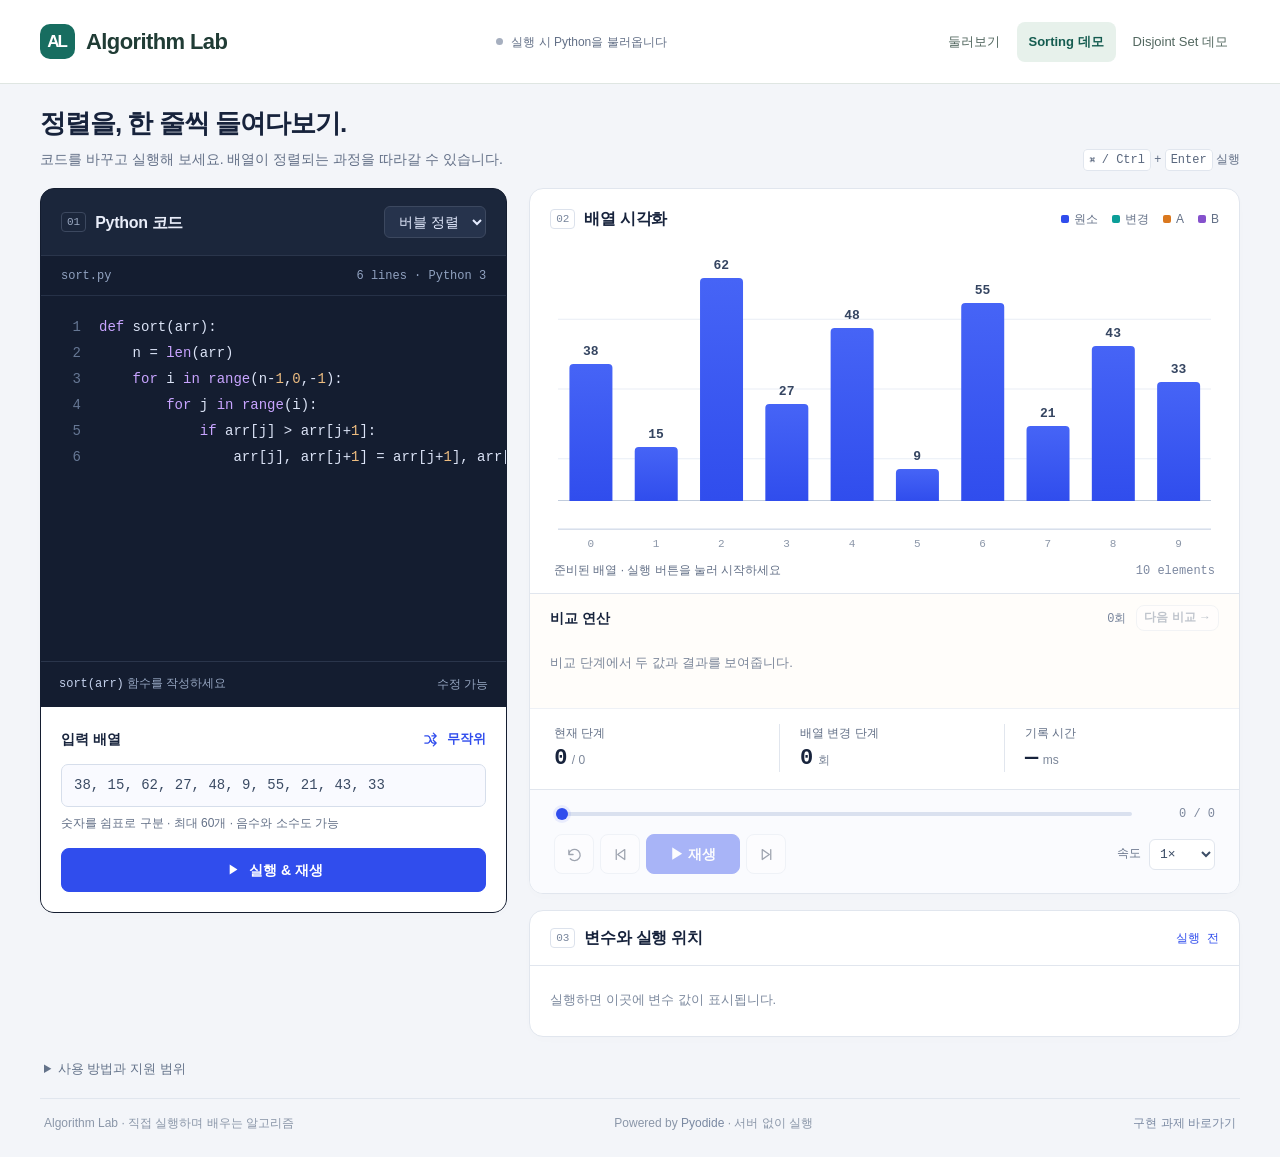
<file: index.html>
<!doctype html>
<html lang="ko">
<head>
<meta charset="utf-8">
<meta name="viewport" content="width=device-width, initial-scale=1">
<meta name="description" content="Python 정렬 코드를 직접 실행하고, 배열과 변수의 변화를 한 단계씩 살펴보는 정렬 알고리즘 실험실.">
<title>Sorting · Algorithm Lab</title>
<link rel="icon" type="image/svg+xml" href="data:image/svg+xml,%3Csvg xmlns='http://www.w3.org/2000/svg' viewBox='0 0 32 32'%3E%3Crect width='32' height='32' rx='8' fill='%232d4cf1'/%3E%3Cpath d='M8 22V16M16 22V8M24 22V12' stroke='white' stroke-width='4'/%3E%3C/svg%3E">
<style>
:root{color-scheme:light;--ink:#17233c;--muted:#637087;--line:#e1e6ee;--bg:#f3f5f9;--blue:#304ded;--teal:#008a82;--orange:#e27635;--code:#141d30;--font:Inter,Pretendard,-apple-system,BlinkMacSystemFont,"Segoe UI","Noto Sans KR",sans-serif;--mono:"SFMono-Regular",Consolas,"Liberation Mono",monospace}
*{box-sizing:border-box}body{margin:0;background:var(--bg);color:var(--ink);font:16px/1.6 var(--font)}button,input,select,textarea{font:inherit}button,select,input[type=range]{cursor:pointer}button{display:inline-flex;align-items:center;justify-content:center;gap:8px;min-height:40px;padding:8px 14px;border:1px solid var(--line);border-radius:8px;background:#fff;color:var(--ink);font-size:14px;font-weight:600;transition:background .15s,transform .15s}button:hover:not(:disabled){background:#eef1fc;border-color:#c6cef6}button:active:not(:disabled){transform:translateY(1px)}button:disabled{opacity:.4;cursor:not-allowed}button:focus-visible,input:focus-visible,select:focus-visible,textarea:focus-visible,summary:focus-visible{outline:3px solid #8a9afa;outline-offset:3px}button.primary{background:var(--blue);border-color:var(--blue);color:#fff}button.primary:hover:not(:disabled){background:#203dd1}button svg{width:17px;height:17px;flex-shrink:0;fill:none;stroke:currentColor;stroke-width:1.8;stroke-linecap:round;stroke-linejoin:round}.icon-button{width:40px;padding:9px}.sr-only{position:absolute;width:1px;height:1px;padding:0;margin:-1px;overflow:hidden;clip:rect(0,0,0,0);white-space:nowrap;border:0}[hidden]{display:none!important}
.topbar{height:84px;background:#fff;border-bottom:1px solid var(--line);display:flex;align-items:center;justify-content:space-between;padding:0 40px;gap:20px}.brand{display:flex;align-items:center;gap:12px}.mark{width:38px;height:38px;background:var(--blue);border-radius:10px;display:flex;align-items:flex-end;justify-content:center;gap:4px;padding:10px}.mark span{width:4px;background:white;border-radius:1px}.mark span:nth-child(1){height:10px}.mark span:nth-child(2){height:20px}.mark span:nth-child(3){height:15px}.brand-name{font-weight:800;font-size:23px;letter-spacing:-1px}.brand-name span{font-weight:400;color:#8390a4}.brand-divider{width:1px;height:22px;background:var(--line);margin:0 8px}.brand-caption{font-size:14px;color:var(--muted)}.runtime{font-size:13px;color:var(--muted);display:flex;align-items:center;gap:8px}.runtime-dot{width:7px;height:7px;border-radius:50%;background:#a6afbf}.runtime[data-state=ready] .runtime-dot{background:var(--teal)}.runtime[data-state=loading] .runtime-dot{background:var(--blue);animation:pulse 1s infinite}.runtime[data-state=error] .runtime-dot{background:#c04e41}@keyframes pulse{50%{opacity:.25}}
main{max-width:1600px;margin:0 auto;padding:30px 40px 24px}.page-heading{display:flex;justify-content:space-between;align-items:flex-end;gap:20px;margin-bottom:22px}h1{font-size:26px;letter-spacing:-1px;line-height:1.35;margin:0 0 7px}h2{font-size:16px;letter-spacing:-.3px;margin:0}p{margin:0}.intro{color:var(--muted);font-size:14px}.shortcut{font-size:12px;color:var(--muted)}kbd{font-family:var(--mono);background:white;border:1px solid var(--line);padding:3px 5px;border-radius:4px;color:#59677e}.workspace{display:grid;grid-template-columns:minmax(340px,.92fr) minmax(0,1.4fr);gap:22px;align-items:start}.panel{border:1px solid var(--line);border-radius:14px;background:white;overflow:hidden;box-shadow:0 3px 12px #23334b03}.panel-head{display:flex;align-items:center;justify-content:space-between;gap:10px;padding:17px 20px;border-bottom:1px solid var(--line)}.section-title{display:flex;align-items:center;gap:9px}.section-number{font:11px var(--mono);color:#78869d;border:1px solid #dce2ec;border-radius:4px;padding:3px 5px}.pill{font-size:12px;color:#617189;border:1px solid var(--line);border-radius:20px;padding:2px 9px}.editor-panel{background:var(--code);border-color:var(--code)}.editor-panel .panel-head{background:#1b263b;border-color:#2a354b;color:#e9edf9}.editor-panel .section-number{border-color:#3c485f;color:#9ba9c2}.editor-panel select{max-width:50%;background:#26334c;color:#e5ecff;border:1px solid #3c485f;border-radius:6px;padding:6px 10px;font-size:14px}.editor-subhead{height:40px;display:flex;align-items:center;justify-content:space-between;padding:0 20px;color:#91a2c0;font:12px var(--mono);border-bottom:1px solid #263147}.editor{position:relative;height:365px;overflow:hidden}.code-highlight{position:absolute;inset:0;pointer-events:none;margin:0;padding:18px 0;white-space:pre;font:14px/26px var(--mono);tab-size:4;color:#dbe3f6;overflow:visible;min-width:100%;width:max-content}.code-row{height:26px;min-width:100%;padding-right:24px}.code-row.active{background:#304d714f;box-shadow:inset 3px 0 #79b6ff}.code-row.error-line{background:#c952522f;box-shadow:inset 3px 0 #ff8a85}.line-number{display:inline-block;width:58px;padding-right:18px;text-align:right;color:#667794;user-select:none}.active .line-number{color:#a7d0ff}.token-keyword{color:#c8a4ff}.token-number{color:#eebd80}.token-string{color:#a8d49c}.token-comment{color:#7588a7}.token-function{color:#8acafb}#code{position:relative;width:100%;height:100%;resize:none;margin:0;border:0;background:transparent;color:transparent;-webkit-text-fill-color:transparent;caret-color:#fff;outline:none;padding:18px 24px 18px 58px;white-space:pre;overflow:auto;font:14px/26px var(--mono);tab-size:4;scrollbar-color:#42516b #1b263b}#code::selection{background:#6b86c04a}#code:focus-visible{outline:none;box-shadow:inset 0 0 0 2px #687dfa}.editor-foot{display:flex;align-items:center;justify-content:space-between;padding:12px 18px;border-top:1px solid #2a354b;color:#96a6c1;font-size:12px}.editor-foot code{font-family:var(--mono);color:#c5d2ed}.input-block{padding:18px 20px 20px;background:#fff}.input-label{display:flex;justify-content:space-between;align-items:center;gap:10px;margin-bottom:9px}.input-label label{font-size:14px;font-weight:600}.text-button{background:transparent;border:0;min-height:30px;padding:3px 0;color:var(--blue);font-size:13px}.input-row{display:flex;gap:8px}.input-row input{min-width:0;width:100%;padding:10px 12px;border:1px solid #d6deeb;border-radius:7px;color:#3b4b64;font:14px/1.5 var(--mono);background:#f9faff}.input-meta{font-size:12px;color:var(--muted);margin:7px 0 15px}.run-row{display:flex;gap:8px}.run-row .primary{flex:1;min-height:44px}.run-row .cancel{border-color:#e2bbb6;color:#a04437}
.right-column{display:flex;flex-direction:column;gap:16px}.chart-panel .panel-head{border-bottom:0;padding-bottom:10px}.legend{display:flex;align-items:center;gap:14px;font-size:12px;color:var(--muted)}.legend span{display:flex;align-items:center;gap:5px}.swatch{width:8px;height:8px;border-radius:2px;background:var(--blue)}.swatch.changed{background:#0b9e98}.chart{height:280px;margin:8px 28px 0;position:relative;border-bottom:1px solid #d8dfeb;background-image:linear-gradient(to top,#e8edf5 1px,transparent 1px);background-size:100% 25%;isolation:isolate}.baseline{position:absolute;left:0;right:0;height:1px;background:#c1ccdc;z-index:1}.bar{position:absolute;bottom:0;left:0;transition:transform var(--motion,260ms) cubic-bezier(.2,.7,.2,1),height var(--motion,260ms),bottom var(--motion,260ms),opacity 120ms;z-index:2}.bar-body{position:absolute;inset:0 0 0;background:linear-gradient(180deg,#4664f6,#304ded);border-radius:4px 4px 0 0;transition:background .18s}.bar.changed .bar-body{background:linear-gradient(180deg,#22b6ac,#078b86)}.bar.finished .bar-body{background:#078b86}.bar.negative .bar-body{border-radius:0 0 4px 4px;background:linear-gradient(0deg,#7389f8,#526bed)}.bar.negative.changed .bar-body{background:#09988f}.bar-value{position:absolute;bottom:calc(100% + 5px);width:100%;text-align:center;color:#354561;font:600 13px var(--mono);white-space:nowrap}.bar.negative .bar-value{top:calc(100% + 5px);bottom:auto}.bar-index{position:absolute;left:0;top:288px;text-align:center;color:#8b96a8;font:11px var(--mono)}.chart-dense .bar-value{font-size:10px}.chart-dense .bar-index{font-size:10px}.chart-empty{position:absolute;inset:0;display:grid;place-items:center;color:var(--muted);font-size:14px}.chart-caption{min-height:63px;padding:28px 24px 9px;display:flex;align-items:center;justify-content:space-between;gap:12px;font-size:12px;color:var(--muted)}.chart-caption code{font:12px var(--mono);color:#7c88a0}.stats{display:grid;grid-template-columns:repeat(3,1fr);padding:15px 24px 17px;gap:14px;border-top:1px solid #eef1f6}.stat:not(:first-child){border-left:1px solid var(--line);padding-left:20px}.stat-label{display:block;font-size:12px;color:var(--muted);margin-bottom:3px}.stat-value{font:600 22px var(--mono);letter-spacing:-.5px}.stat-unit{font:12px var(--font);color:#7b8699;margin-left:5px}.player{padding:17px 24px 19px;background:#fafbfe;border-top:1px solid var(--line)}.timeline-row{display:flex;align-items:center;gap:14px;margin-bottom:13px}input[type=range]{appearance:none;height:4px;background:#dae1ef;border-radius:4px;accent-color:var(--blue);min-width:0}input[type=range]::-webkit-slider-thumb{appearance:none;width:12px;height:12px;border-radius:50%;background:var(--blue);box-shadow:0 0 0 3px #304ded15}#timeline{flex:1}.timeline-count{font:12px var(--mono);color:#7c879c;min-width:67px;text-align:right}.play-controls{display:flex;align-items:center;justify-content:space-between;gap:10px}.transport{display:flex;gap:6px}.play-button{min-width:94px}.speed-control{display:flex;align-items:center;gap:8px;font-size:12px;color:var(--muted)}.speed-control select{font:13px var(--mono);color:#3c4d66;border:1px solid var(--line);background:#fff;border-radius:6px;padding:6px}
.state-panel .panel-head{padding:14px 20px}.state-line{font:12px var(--mono);color:var(--blue)}.variables{display:flex;align-items:center;flex-wrap:wrap;gap:8px;padding:15px 20px;min-height:70px}.empty-variables{color:#7c899e;font-size:13px}.variable{font:13px var(--mono);display:flex;align-items:center;border:1px solid var(--line);border-radius:6px;overflow:hidden}.variable-name{background:#f2f5fa;color:#65758c;padding:4px 9px}.variable-value{color:#263c74;padding:4px 10px;max-width:190px;overflow:hidden;text-overflow:ellipsis}.aux-arrays{border-top:1px solid #eef1f6;padding:9px 20px;color:#667790;font:12px/1.8 var(--mono);overflow-wrap:anywhere}.stack{display:flex;align-items:center;gap:6px;flex-wrap:wrap;font-size:12px;padding:0 20px 13px;color:#7b879c}.stack code{padding:1px 6px;background:#f0f3f9;border-radius:4px;color:#4b6084;font:12px/1.8 var(--mono)}.notice{padding:12px 16px;border:1px solid #dbe2fc;border-radius:9px;background:#f0f3ff;color:#455c9e;font-size:13px;white-space:pre-wrap;overflow-wrap:anywhere}.notice.error{background:#fff4f2;color:#a24639;border-color:#f0d5ce}.notice.success{background:#eef9f6;color:#15796b;border-color:#cce8df}.output{margin:0;padding:12px 16px;font:12px/1.65 var(--mono);white-space:pre-wrap;overflow-wrap:anywhere;max-height:180px;overflow:auto;border:1px solid var(--line);border-radius:8px;background:#fff}.details{margin-top:22px;padding:0 4px;font-size:13px;color:var(--muted)}summary{cursor:pointer;width:fit-content;font-size:13px;color:#64738a}details[open] summary{margin-bottom:10px}.help-content{display:grid;grid-template-columns:1fr 1fr;gap:30px;padding:12px 0 6px;line-height:1.9}.help-content strong{color:#40516f;font-weight:600}.help-content code{color:#40517d;font-size:12px}.footer{display:flex;justify-content:space-between;gap:16px;color:#8a96a8;font-size:12px;margin-top:18px;padding:15px 4px 0;border-top:1px solid var(--line)}.footer a{color:#7a89a2;text-decoration:none}
@media(min-width:821px) and (max-height:900px){.topbar{height:66px}main{padding-top:22px}.page-heading{margin-bottom:18px}.editor{height:clamp(190px,calc(100dvh - 515px),365px)}.chart{height:clamp(180px,calc(100dvh - 510px),280px)}.bar-index{top:calc(clamp(180px,calc(100dvh - 510px),280px) + 8px)}}
@media(min-width:1450px) and (min-height:901px){.editor{height:410px}.chart{height:310px}.bar-index{top:318px}}
@media(max-width:1100px){main{padding:25px 24px}.topbar{padding:0 24px}.workspace{grid-template-columns:minmax(310px,1fr) minmax(0,1.2fr);gap:16px}.legend{gap:8px}.panel-head{padding-left:16px;padding-right:16px}.chart{margin-left:20px;margin-right:20px}.brand-caption{display:none}.brand-divider{display:none}.stat:not(:first-child){padding-left:12px}.player{padding-left:16px;padding-right:16px}}
@media(max-width:820px){.workspace{grid-template-columns:1fr}.editor{height:290px}.chart{height:270px}.bar-index{top:278px}.shortcut{display:none}.help-content{grid-template-columns:1fr;gap:12px}.topbar{height:70px}.runtime{font-size:12px}.page-heading{margin-bottom:18px}h1{font-size:24px}.right-column{gap:12px}}
@media(max-width:480px){main{padding:22px 14px}.topbar{padding:0 16px}.brand-name{font-size:21px}.runtime{max-width:140px;text-align:right;line-height:1.4}.mark{width:32px;height:32px;padding:7px}.panel-head{padding:14px}.legend{font-size:11px}.chart{margin-left:17px;margin-right:17px}.chart-caption{padding-left:17px;padding-right:17px}.bar-value{font-size:11px}.stats{padding:14px 17px;gap:8px}.stat-value{font-size:20px}.input-block{padding:16px}.play-controls{flex-wrap:wrap;gap:12px}.footer{flex-direction:column;gap:4px}.intro{font-size:13px}.editor-panel select{font-size:13px}.section-title{gap:6px}.section-number{display:none}}
@media(prefers-reduced-motion:reduce){*,*::before,*::after{transition:none!important;animation:none!important}}

.swatch.compare-a{background:#da781e}.swatch.compare-b{background:#8551cc}
.bar.comparing-left .bar-body{background:#e79135!important;box-shadow:0 0 0 2px #b76013}
.bar.comparing-right .bar-body{background:#9166d1!important;box-shadow:0 0 0 2px #7040b1}
.bar.comparing-both .bar-body{background:repeating-linear-gradient(135deg,#e79135 0 7px,#9166d1 7px 14px)!important;box-shadow:0 0 0 2px #765087}
.bar-index.comparing-left{color:#a85a13;font-weight:700}.bar-index.comparing-right{color:#7541b6;font-weight:700}.bar-index.comparing-both{color:#704075;font-weight:700}
.reference-line{position:absolute;left:0;right:0;border-top:2px dashed #9166d1;z-index:3;pointer-events:none}.reference-line[data-side=left]{border-color:#da781e}.reference-line span{position:absolute;right:0;bottom:4px;padding:1px 5px;border-radius:4px;background:#fffffff0;color:#7541b6;font:12px var(--mono);max-width:90%;white-space:nowrap;overflow:hidden;text-overflow:ellipsis}.reference-line[data-side=left] span{color:#a85a13}
.code-row.compare-line{background:#a5672036;box-shadow:inset 3px 0 #eaa24d}.compare-line .line-number{color:#f2bc78}
.comparison-panel{border-top:1px solid var(--line);padding:11px 20px 14px;background:#fffdfa;min-height:115px}.comparison-heading{display:flex;align-items:center;gap:10px;margin-bottom:9px;font-size:14px;font-weight:600}.comparison-count{font:12px var(--mono);font-weight:400;color:#77849b;margin-left:auto}.comparison-next{min-height:26px;padding:2px 7px;font-size:12px;background:white;color:#63728b}.comparison-empty{font-size:13px;color:#7b8699;min-height:46px;display:flex;align-items:center}.comparison-equation{display:grid;grid-template-columns:minmax(0,1fr) 32px minmax(0,1fr) auto;gap:9px;align-items:center}.operand{min-width:0;border-left:3px solid #da781e;padding:0 10px}.operand.right{border-color:#8551cc}.operand-label{font:12px var(--mono);color:#826747;white-space:nowrap;overflow:hidden;text-overflow:ellipsis}.operand.right .operand-label{color:#7b6498}.operand-details{display:flex;gap:8px;align-items:baseline;flex-wrap:wrap}.operand-value{font:600 22px/1.4 var(--mono);color:#ab590e;overflow-wrap:anywhere}.operand.right .operand-value{color:#7947b7}.operand-location{font:11px var(--mono);color:#8b94a3}.comparison-operator{font:600 20px var(--mono);color:#67758b;text-align:center}.comparison-result{font-size:13px;font-weight:600;color:#196f5b;background:#e7f5ee;border:1px solid #c8e5d7;padding:4px 8px;border-radius:6px;white-space:nowrap}.comparison-result[data-result=false]{color:#6d7380;background:#f0f2f5;border-color:#dfe3e9}
.aux-row{display:flex;align-items:baseline;gap:7px;flex-wrap:wrap;margin:4px 0}.aux-row code{min-width:38px}.aux-value{padding:1px 5px;border-radius:4px;background:#f0f3f8;color:#61708a}.aux-value.comparing-left{color:#9f530b;background:#fff0db;box-shadow:inset 0 0 0 1px #e5aa63}.aux-value.comparing-right{color:#7541b6;background:#f1eafa;box-shadow:inset 0 0 0 1px #b094d5}.aux-value.comparing-both{color:#704075;background:#f8e5eb}
@media(max-width:480px){.chart-panel .panel-head{align-items:flex-start;flex-wrap:wrap;gap:6px}.comparison-panel{padding:10px 14px 12px}.comparison-equation{grid-template-columns:minmax(0,1fr) 28px minmax(0,1fr);gap:7px}.comparison-result{grid-column:1/-1;justify-self:end;margin-top:2px}.operand{padding-left:7px;padding-right:2px}.comparison-panel{min-height:130px}.comparison-count{font-size:11px}.comparison-heading{gap:7px}.comparison-next{font-size:12px}}

.site-nav{display:flex;gap:16px;font-size:14px;white-space:nowrap}.site-nav a{color:var(--blue);text-underline-offset:4px}.site-nav a[aria-current]{font-weight:700;color:var(--ink)}
.assignment-replay .topbar,.assignment-replay .page-heading,.assignment-replay .details,.assignment-replay .footer{display:none}.assignment-replay main{padding:16px}.assignment-replay #preset{display:none}
@media(max-width:650px){.site-nav{gap:9px;font-size:13px}.topbar .runtime{display:none}}
</style>
<link rel="stylesheet" href="lab-nav.css?v=20261026-2">
</head>
<body>
<header class="al-header topbar"><a class="al-brand" href="lab.html" aria-label="Algorithm Lab 홈"><span class="al-mark" aria-hidden="true">AL</span>Algorithm Lab</a><nav class="al-nav" aria-label="데모 메뉴"><a href="lab.html">둘러보기</a><a href="index.html" aria-current="page">Sorting 데모</a><a href="disjoint-set.html">Disjoint Set 데모</a></nav><div class="runtime" id="runtime" data-state="idle" role="status"><span class="runtime-dot"></span><span id="runtime-text">실행 시 Python을 불러옵니다</span></div></header>
<main>
  <div class="page-heading"><div><h1>정렬을, 한 줄씩 들여다보기.</h1><p class="intro">코드를 바꾸고 실행해 보세요. 배열이 정렬되는 과정을 따라갈 수 있습니다.</p></div><span class="shortcut"><kbd>⌘ / Ctrl</kbd> + <kbd>Enter</kbd> 실행</span></div>
  <div class="workspace">
    <section class="panel editor-panel" aria-labelledby="editor-title">
      <div class="panel-head"><div class="section-title"><span class="section-number">01</span><h2 id="editor-title">Python 코드</h2></div><select id="preset" aria-label="정렬 예제 선택"><option value="bubble">버블 정렬</option><option value="selection">선택 정렬</option><option value="insertion">삽입 정렬</option><option value="quick">퀵 정렬</option><option value="merge">병합 정렬</option><option value="custom" hidden>직접 작성</option></select></div>
      <div class="editor-subhead"><span>sort.py</span><span id="line-count">Python 3</span></div>
      <div class="editor"><pre id="highlight" class="code-highlight" aria-hidden="true"></pre><textarea id="code" spellcheck="false" autocapitalize="off" autocomplete="off" autocorrect="off" wrap="off" aria-label="Python 정렬 코드" aria-describedby="code-hint"></textarea></div>
      <div class="editor-foot"><span id="code-hint"><code>sort(arr)</code> 함수를 작성하세요</span><span id="editing-state">수정 가능</span></div>
      <div class="input-block"><div class="input-label"><label for="array-input">입력 배열</label><button id="shuffle" class="text-button"><svg viewBox="0 0 24 24" aria-hidden="true"><path d="m16 3 4 4-4 4M4 7h4c5 0 3 10 8 10h4M4 17h4c2 0 3-2 4-5M16 13l4 4-4 4M14 7h6"/></svg>무작위</button></div><div class="input-row"><input id="array-input" value="38, 15, 62, 27, 48, 9, 55, 21, 43, 33" aria-describedby="array-hint" aria-label="정렬할 숫자 배열"></div><p class="input-meta" id="array-hint">숫자를 쉼표로 구분 · 최대 60개 · 음수와 소수도 가능</p><div class="run-row"><button id="run" class="primary"><svg viewBox="0 0 24 24" aria-hidden="true"><path d="m8 5 11 7-11 7Z" fill="currentColor" stroke="none"/></svg><span id="run-text">실행 &amp; 재생</span></button><button id="cancel" class="cancel" hidden>실행 중단</button></div></div>
    </section>
    <div class="right-column">
      <section class="panel chart-panel" aria-labelledby="chart-title">
        <div class="panel-head"><div class="section-title"><span class="section-number">02</span><h2 id="chart-title">배열 시각화</h2></div><div class="legend"><span><i class="swatch"></i>원소</span><span><i class="swatch changed"></i>변경</span><span><i class="swatch compare-a"></i>A</span><span><i class="swatch compare-b"></i>B</span></div></div>
        <div class="chart" id="chart" role="img" aria-label="정렬할 배열"><div class="baseline" id="baseline"></div><div class="reference-line" id="comparison-reference" hidden><span></span></div><div id="empty-chart" class="chart-empty" hidden>빈 배열입니다</div></div>
        <div class="chart-caption"><span id="frame-caption">준비된 배열 · 실행 버튼을 눌러 시작하세요</span><code id="array-size">10 elements</code></div>
        <section class="comparison-panel" aria-label="비교 연산"><div class="comparison-heading"><span>비교 연산</span><span id="comparison-count" class="comparison-count">0회</span><button id="next-comparison" class="comparison-next" disabled>다음 비교 →</button></div><div id="comparison-content" class="comparison-empty">비교 단계에서 두 값과 결과를 보여줍니다.</div></section>
        <div class="stats"><div class="stat"><span class="stat-label">현재 단계</span><span class="stat-value" id="stat-step">0</span><span class="stat-unit" id="stat-total">/ 0</span></div><div class="stat"><span class="stat-label">배열 변경 단계</span><span class="stat-value" id="stat-changes">0</span><span class="stat-unit">회</span></div><div class="stat"><span class="stat-label">기록 시간</span><span class="stat-value" id="stat-time">—</span><span class="stat-unit">ms</span></div></div>
        <div class="player"><div class="timeline-row"><input id="timeline" type="range" min="0" max="0" value="0" disabled aria-label="실행 단계 이동"><span id="timeline-count" class="timeline-count">0 / 0</span></div><div class="play-controls"><div class="transport"><button id="restart" class="icon-button" title="처음으로" aria-label="처음으로" disabled><svg viewBox="0 0 24 24"><path d="M4 6v6h6M4 12a8 8 0 1 1 2 6"/></svg></button><button id="prev" class="icon-button" title="이전 단계" aria-label="이전 단계" disabled><svg viewBox="0 0 24 24"><path d="M6 5v14M18 5 8 12l10 7Z"/></svg></button><button id="play" class="primary play-button" disabled>▶ 재생</button><button id="next" class="icon-button" title="다음 단계" aria-label="다음 단계" disabled><svg viewBox="0 0 24 24"><path d="M18 5v14M6 5l10 7-10 7Z"/></svg></button></div><label class="speed-control" for="speed">속도<select id="speed"><option value="0.5">0.5×</option><option value="1" selected>1×</option><option value="2">2×</option><option value="4">4×</option><option value="8">8×</option></select></label></div></div>
      </section>
      <section class="panel state-panel" aria-labelledby="state-title"><div class="panel-head"><div class="section-title"><span class="section-number">03</span><h2 id="state-title">변수와 실행 위치</h2></div><span id="state-line" class="state-line">실행 전</span></div><div class="variables" id="variables"><span class="empty-variables">실행하면 이곳에 변수 값이 표시됩니다.</span></div><div class="stack" id="stack" hidden></div><div class="aux-arrays" id="aux-arrays" hidden></div></section>
      <div id="notice" class="notice" role="status" hidden></div><pre id="output" class="output" aria-label="Python 출력" hidden></pre>
    </div>
  </div>
  <details class="details"><summary>사용 방법과 지원 범위</summary><div class="help-content"><p><strong>내 코드로 실행하기</strong><br><code>def sort(arr):</code> 안에 정렬 코드를 작성하세요. 배열을 직접 수정하거나 새 숫자 리스트를 반환할 수 있습니다. 실행 후 슬라이더와 이전·다음 버튼으로 원하는 순간을 살펴보세요.<br><strong>파란 줄은 실행 직전, 주황색 줄은 비교 결과를 보여주는 단계입니다.</strong> 비교할 때 A는 왼쪽 값, B는 오른쪽 값입니다. 다음 비교 버튼으로 비교 단계만 찾아갈 수 있습니다.</p><p><strong>알아두기</strong><br>숫자 비교(&lt;, &lt;=, &gt;, &gt;=, ==, !=)를 표시합니다. 비교 횟수에는 반복 조건과 인덱스 범위 검사도 포함됩니다. key·pivot처럼 따로 저장한 값은 비교 카드와 점선 기준선으로 표시하며, 같은 값의 막대를 임의로 강조하지 않습니다. 보조 배열의 원소는 아래 배열에서 강조합니다.<br>기본 화면은 최상위 <code>sort</code> 함수의 배열을 추적합니다. 현재 함수의 보조 배열과 재귀 호출은 아래 변수 영역에 표시됩니다. <code>sorted()</code>와 <code>list.sort()</code> 내부 단계는 표시되지 않습니다.<br>최대 12,000개 기록, 실행은 최대 7초로 제한합니다. 최초 실행 시 인터넷으로 Python을 불러오며, 코드는 브라우저 안에서 실행됩니다.</p></div></details>
  <footer class="footer"><span>Algorithm Lab <span aria-hidden="true">·</span> 직접 실행하며 배우는 알고리즘</span><span>Powered by <a href="https://pyodide.org/" target="_blank" rel="noopener noreferrer">Pyodide</a> · 서버 없이 실행</span><a href="https://dmlab.kookmin.ac.kr:8766/assignments.html">구현 과제 바로가기</a></footer>
</main>
<script id="python-engine" type="text/plain">
import sys, json, time, math, io, contextlib, ast, operator

def trace_sort(source, input_values):
    filename = '<sort-lab>'
    frames = []
    original = list(input_values)
    work = list(input_values)
    root = None
    last_frame = None
    last_line = 0
    error = None
    comparison_count = 0
    started = time.perf_counter()

    class TraceLimit(Exception):
        pass

    class LimitedOutput(io.StringIO):
        def write(self, text):
            available = max(0, 4000 - self.tell())
            if available:
                super().write(text[:available])
            return len(text)

    output = LimitedOutput()

    def numeric_list(value):
        return type(value) is list and len(value) <= 60 and all(
            type(v) in (int, float) and math.isfinite(v) and abs(v) <= 9999 for v in value
        )

    def main_array():
        candidate = root.f_locals.get('arr', work) if root else work
        if not numeric_list(candidate):
            raise ValueError('추적할 배열은 −9999부터 9999 사이 숫자를 최대 60개 담은 리스트여야 합니다.')
        return candidate

    def check_budget():
        if time.perf_counter() - started > 5:
            raise TraceLimit('실행 시간이 5초를 넘었습니다. 반복 조건이나 입력 크기를 확인하세요.')
        if len(frames) >= 11998:
            raise TraceLimit('기록 한도 12,000단계에 도달했습니다. 입력 크기나 반복 조건을 확인하세요.')

    def snapshot(frame=None, kind='line', line=0, array=None, comparison=None):
        if kind in ('line', 'compare'):
            check_budget()
        values = main_array() if array is None else array
        variables, arrays, stack = {}, {}, []
        if frame:
            for key, value in list(frame.f_locals.items()):
                if key.startswith('__'):
                    continue
                if type(value) in (int, float, str, bool) or value is None:
                    if len(variables) < 14:
                        if isinstance(value, str):
                            variables[key] = value[:120]
                        elif type(value) is int and abs(value) > 10**15:
                            variables[key] = str(value)[:100]
                        elif type(value) is float and not math.isfinite(value):
                            variables[key] = str(value)
                        else:
                            variables[key] = value
                elif numeric_list(value) and value is not values and len(arrays) < 3:
                    arrays[key] = list(value)
            cursor = frame
            while cursor and len(stack) < 12:
                if cursor.f_code.co_filename == filename and cursor.f_code.co_name != '<module>':
                    stack.append(cursor.f_code.co_name)
                cursor = cursor.f_back
        frames.append({'array': list(values), 'line': line, 'kind': kind,
                       'variables': variables, 'arrays': arrays, 'stack': list(reversed(stack)),
                       'comparison': comparison, 'comparisonCount': comparison_count})

    class Operand:
        # Wrapping the operands, not the whole expression, preserves Python's
        # chained-comparison evaluation order and short-circuit behavior.
        def __init__(self, value, label, line, base=None, index=None, base_label=None):
            self.value, self.label, self.line = value, label, line
            self.base, self.index, self.base_label = base, index, base_label

        def info(self, frame):
            value = self.value
            out = {'label': self.label, 'value': value if abs(value) <= 10**15 else str(value)[:100],
                   'location': 'value', 'index': None, 'arrayName': None}
            if type(self.base) is not list or type(self.index) is not int:
                return out
            index = self.index if self.index >= 0 else len(self.base) + self.index
            # Never guess a position from a matching value (duplicates, key,
            # pivot). Highlight only the actual, still-valid list read.
            if not 0 <= index < len(self.base):
                return out
            current = self.base[index]
            if type(current) not in (int, float) or current != value:
                out['location'] = 'read'
                return out
            out['index'] = index
            if self.base is main_array():
                out.update(location='main', arrayName='arr')
            else:
                names = [name for name, item in frame.f_locals.items()
                         if item is self.base and not name.startswith('__')]
                name = self.base_label if self.base_label in names else next(iter(names), None)
                out.update(location='aux', arrayName=name)
            return out

        def __lt__(self, other): return compare(self, other, operator.lt, '<')
        def __le__(self, other): return compare(self, other, operator.le, '<=')
        def __gt__(self, other): return compare(self, other, operator.gt, '>')
        def __ge__(self, other): return compare(self, other, operator.ge, '>=')
        def __eq__(self, other): return compare(self, other, operator.eq, '==')
        def __ne__(self, other): return compare(self, other, operator.ne, '!=')

    def compare(left, right, operation, symbol):
        nonlocal comparison_count
        result = operation(left.value, right.value)
        # Do not coerce custom comparison results to bool: doing so would
        # repeat truth-value side effects and change the submitted program.
        if type(result) is bool and all(type(v) is int or (type(v) is float and math.isfinite(v))
                                       for v in (left.value, right.value)):
            frame = sys._getframe(2)
            check_budget()
            comparison_count += 1
            details = {'left': left.info(frame), 'right': right.info(frame),
                       'operator': symbol, 'result': result}
            snapshot(frame, 'compare', left.line, comparison=details)
        return result

    def item_operand(base, index, label, base_label, line):
        # Both the collection and index are evaluated exactly once.
        value = base[index]
        return Operand(value, label, line, base, index, base_label)

    class InstrumentComparisons(ast.NodeTransformer):
        def __init__(self, value_name, item_name):
            self.value_name, self.item_name = value_name, item_name

        def wrap(self, node, line):
            label = (ast.get_source_segment(source, node) or '식')[:120]
            if isinstance(node, ast.Subscript) and not isinstance(node.slice, ast.Slice):
                base_label = (ast.get_source_segment(source, node.value) or '')[:120]
                call = ast.Call(func=ast.Name(id=self.item_name, ctx=ast.Load()),
                                args=[node.value, node.slice, ast.Constant(label),
                                      ast.Constant(base_label), ast.Constant(line)], keywords=[])
            else:
                call = ast.Call(func=ast.Name(id=self.value_name, ctx=ast.Load()),
                                args=[node, ast.Constant(label), ast.Constant(line)], keywords=[])
            return ast.copy_location(call, node)

        def visit_Compare(self, node):
            self.generic_visit(node)
            # Identity/membership comparisons must see the original objects.
            # Leave mixed chains with `is` / `in` completely unchanged.
            if not all(isinstance(op, (ast.Lt, ast.LtE, ast.Gt, ast.GtE, ast.Eq, ast.NotEq))
                       for op in node.ops):
                return node
            return ast.copy_location(ast.Compare(left=self.wrap(node.left, node.lineno),
                ops=node.ops, comparators=[self.wrap(part, node.lineno) for part in node.comparators]), node)

    def tracer(frame, event, arg):
        nonlocal root, last_frame, last_line
        if frame.f_code.co_filename != filename:
            return None
        if event == 'call' and root is None and frame.f_code.co_name == 'sort':
            root = frame
        if event == 'line':
            last_frame, last_line = frame, frame.f_lineno
            check_budget()
            if frame.f_code.co_name != '<module>':
                snapshot(frame, 'line', frame.f_lineno)
        return tracer

    snapshot(kind='initial')
    namespace = {'__name__': '__sort_lab__'}
    previous_trace = sys.gettrace()
    try:
        tree = ast.parse(source, filename=filename)
        used = {node.id for node in ast.walk(tree) if isinstance(node, ast.Name)}
        used.update(node.arg for node in ast.walk(tree) if isinstance(node, ast.arg))
        suffix = 0
        while True:
            value_name, item_name = f'__sortlab_value_{suffix}__', f'__sortlab_item_{suffix}__'
            if value_name not in used and item_name not in used:
                break
            suffix += 1
        tree = InstrumentComparisons(value_name, item_name).visit(tree)
        ast.fix_missing_locations(tree)
        code = compile(tree, filename, 'exec')
        namespace.update({value_name: Operand, item_name: item_operand})
        with contextlib.redirect_stdout(output), contextlib.redirect_stderr(output):
            sys.settrace(tracer)
            exec(code, namespace, namespace)
            fn = namespace.get('sort')
            if not callable(fn):
                raise ValueError('def sort(arr): 형식의 함수를 작성하세요.')
            root = None
            result = fn(work)
            sys.settrace(previous_trace)
        final_array = main_array() if result is None else result
        if not numeric_list(final_array):
            raise ValueError('sort 함수는 숫자 리스트를 반환하거나, arr를 수정하고 반환값을 생략해야 합니다.')
        snapshot(root, kind='done', array=final_array)
    except BaseException as exc:
        sys.settrace(previous_trace)
        error_line = getattr(exc, 'lineno', 0) or last_line
        tb = exc.__traceback__
        while tb:
            if tb.tb_frame.f_code.co_filename == filename:
                error_line, last_frame = tb.tb_lineno, tb.tb_frame
            tb = tb.tb_next
        error = {'message': f'{type(exc).__name__}: {str(exc)[:600]}', 'line': error_line}
        try:
            snapshot(last_frame, kind='error', line=error_line)
        except Exception:
            last = dict(frames[-1])
            last.update(kind='error', line=error_line, comparison=None)
            frames.append(last)
    finally:
        sys.settrace(previous_trace)
    final = frames[-1]['array']
    return json.dumps({'frames': frames, 'error': error,
                       'sorted': error is None and final == sorted(original),
                       'elapsed': round((time.perf_counter() - started) * 1000, 1),
                       'output': output.getvalue()}, ensure_ascii=False, allow_nan=False)

trace_sort(_source, json.loads(_input_json))

</script>
<script id="worker-code" type="text/plain">
// Pyodide 0.27.7 supports classic workers. Keep this version pinned:
// a classic Blob worker also works when the HTML is opened from disk.
let runtime;
self.onmessage = async ({data}) => {
  let phase = runtime ? 'execute' : 'load';
  try {
    if(!runtime) {
      self.postMessage({type:'loading'});
      importScripts(data.baseURL + 'pyodide.js');
      runtime = await self.loadPyodide({indexURL:data.baseURL});
      self.postMessage({type:'ready'});
    }
    phase = 'execute';
    self.postMessage({type:'running'});
    const globals = runtime.toPy({_source:data.code, _input_json:JSON.stringify(data.values)});
    try {
      const json = runtime.runPython(data.engine, {globals});
      self.postMessage({type:'result', payload:JSON.parse(json)});
    } finally { globals.destroy(); }
  } catch(error) {
    self.postMessage({type:'fatal', phase, message:String(error.message||error).slice(0,900)});
  }
};

</script>
<script>
'use strict';
const $ = id => document.getElementById(id);
const PRESETS = {
 bubble: `def sort(arr):\n    n = len(arr)\n    for i in range(n-1,0,-1):\n        for j in range(i):\n            if arr[j] > arr[j+1]:\n                arr[j], arr[j+1] = arr[j+1], arr[j]`,
 selection: `def sort(arr):\n    n = len(arr)\n    for i in range(n):\n        min_idx = i;\n        for j in range(i+1,n):\n            if arr[j] < arr[min_idx]:\n                min_idx = j\n        arr[i], arr[min_idx] = arr[min_idx], arr[i]`,
 insertion: `def sort(arr):\n    n = len(arr)\n    for i in range(1,n):\n        for j in range(i,0,-1):\n            if arr[j-1] <= arr[j]: break\n            arr[j-1], arr[j] = arr[j], arr[j-1]`,
 quick: `def quicksort(arr, l, r):\n    if l + 1 >= r: return\n    p = partition(arr, l, r)\n    quicksort(arr, l, p)\n    quicksort(arr, p+1, r)\n\ndef partition(arr, l, r):\n    p = arr[r-1] # pivot\n    i = l\n    for j in range(l, r):\n        if arr[j] <= p:\n            arr[i], arr[j] = arr[j], arr[i]\n            i += 1\n    return i-1\n\ndef sort(arr):\n    quicksort(arr, 0, len(arr))`,
 merge: `def merge(arr, l, m, r):\n    tmp = arr[l:r]\n    i, j, k = 0, m-l, l\n    while i < (m-l) and j < (r-l):\n        if tmp[i] < tmp[j]:\n            arr[k] = tmp[i]\n            i += 1; k += 1\n        else:\n            arr[k] = tmp[j]\n            j += 1; k += 1\n    while i < m-l:\n        arr[k] = tmp[i]\n        i += 1; k += 1\n    while j < r-l:\n        arr[k] = tmp[j]\n        j += 1; k += 1\n\ndef mergesort(arr, l, r):\n    if l + 1 >= r: return\n    m = (l + r) // 2\n    mergesort(arr, l, m)\n    mergesort(arr, m, r)\n    merge(arr, l, m, r)\n\ndef sort(arr):\n    mergesort(arr, 0, len(arr))`
};
const esc = text => String(text).replace(/[&<>"']/g, c => ({'&':'&amp;','<':'&lt;','>':'&gt;','"':'&quot;',"'":'&#39;'}[c]));
function colorLine(line) {
 const pattern = /("(?:\\.|[^"\\])*"|'(?:\\.|[^'\\])*'|#.*$|\b(?:def|for|in|range|len|if|else|elif|return|while|and|or|not|True|False|None|import|from|as|break|continue|pass|try|except|raise|print)\b|\b\d+(?:\.\d+)?\b)/g;
 let out='', start=0;
 for(const match of line.matchAll(pattern)) { out+=esc(line.slice(start,match.index)); const token=match[0]; const cls=token[0]==='#'?'comment':/^["']/.test(token)?'string':/^\d/.test(token)?'number':'keyword'; out+=`<span class="token-${cls}">${esc(token)}</span>`; start=match.index+token.length; }
 return out+esc(line.slice(start));
}
function highlightCode(active=0,error=0,comparing=false) {
 $('highlight').innerHTML=$('code').value.split('\n').map((line,i)=>`<div class="code-row${i+1===active?' active':''}${i+1===active&&comparing?' compare-line':''}${i+1===error?' error-line':''}"><span class="line-number">${i+1}</span>${colorLine(line)||' '}</div>`).join('');
 $('line-count').textContent=`${$('code').value.split('\n').length} lines · Python 3`;
 syncScroll();
}
function syncScroll(){ $('highlight').style.transform=`translate(${- $('code').scrollLeft}px, ${- $('code').scrollTop}px)`; }
$('code').value=PRESETS.bubble;
highlightCode();
const state = {frames:[], index:0, playing:false, timer:null, worker:null, workerURL:null, busy:false, ready:false, generation:0, elapsed:0, result:null, input:[], bars:new Map(), indices:[], preview:[]};
function parseArray() {
 const raw=$('array-input').value.trim();
 let values;
 if(raw.startsWith('[')) { try {values=JSON.parse(raw);} catch {throw new Error('배열 형식을 확인하세요. 예: [8, 3, 5] 또는 8, 3, 5');} }
 else { if(!raw) throw new Error('정렬할 숫자를 입력하세요. 빈 배열은 []로 입력할 수 있습니다.'); const pieces=raw.split(','); if(pieces.some(x=>!x.trim()))throw new Error('쉼표 사이에 빠진 숫자가 있습니다.'); values=pieces.map(x=>Number(x.trim())); }
 if(!Array.isArray(values)||values.length>60||values.some(x=>typeof x!=='number'||!Number.isFinite(x)||Math.abs(x)>9999)) throw new Error('−9999부터 9999 사이의 숫자를 최대 60개 입력하세요.');
 return values;
}
function tokenizeFrames(frames) {
 let previous=[], serial=0, changes=0;
 for(const frame of frames) {
  const used=new Set(), tokens=new Array(frame.array.length);
  frame.array.forEach((value,i)=>{if(previous[i]&&previous[i].value===value){tokens[i]=previous[i];used.add(previous[i].id);}});
  frame.array.forEach((value,i)=>{if(tokens[i])return;const old=previous.find(x=>x.value===value&&!used.has(x.id));tokens[i]=old||{id:serial++,value};used.add(tokens[i].id);});
  frame.changed=frame.array.map((v,i)=>previous.length&&previous[i]?.value!==v?i:-1).filter(i=>i>=0);
  if(previous.length&&(frame.array.length!==previous.length||frame.changed.length))changes++;
  frame.changes=changes;frame.tokens=tokens;previous=tokens;
 }
}
function formatNumber(value){return Number.isInteger(value)?String(value):String(Number(value.toPrecision(5)));}
function clearBars() {for(const el of state.bars.values())el.remove();state.bars.clear();for(const el of state.indices)el.remove();state.indices=[];}
function comparisonClass(comparison,location,index,name=null){
 if(!comparison)return '';
 const matches=operand=>operand.location===location&&operand.index===index&&(location!=='aux'||operand.arrayName===name);
 const left=matches(comparison.left),right=matches(comparison.right);
 return left&&right?' comparing-both':left?' comparing-left':right?' comparing-right':'';
}
function renderComparison(frame){
 const comparison=frame?.comparison;
 $('comparison-count').textContent=(frame?.comparisonCount||0).toLocaleString()+'회';
 const content=$('comparison-content');
 if(!comparison){content.className='comparison-empty';content.textContent=state.frames.length?'이 단계에서는 비교 연산을 실행하지 않습니다.':'비교 단계에서 두 값과 결과를 보여줍니다.';return;}
 const operandHTML=(operand,side)=>{
  const location=operand.location==='main'?`arr[${operand.index}]`:operand.location==='aux'?`${operand.arrayName||'보조 배열'}[${operand.index}]`:operand.location==='read'?'읽어 둔 값':'값 / 식';
  return `<div class="operand ${side}"><div class="operand-label" title="${esc(operand.label)}">${side==='left'?'A':'B'} · ${esc(operand.label)}</div><div class="operand-details"><span class="operand-value">${esc(operand.value)}</span><span class="operand-location">${esc(location)}</span></div></div>`;
 };
 content.className='comparison-equation';
 content.innerHTML=operandHTML(comparison.left,'left')+`<span class="comparison-operator">${esc(comparison.operator)}</span>`+operandHTML(comparison.right,'right')+`<span class="comparison-result" data-result="${comparison.result}">${comparison.result?'참 · True':'거짓 · False'}</span>`;
}
function drawChart(frame, animate=true) {
 const chart=$('chart'), values=frame.array, n=values.length;
 const width=chart.clientWidth, height=chart.clientHeight;
 const comparison=frame.comparison;
 const comparedValues=comparison?[comparison.left.value,comparison.right.value].filter(v=>typeof v==='number'&&Number.isFinite(v)&&Math.abs(v)<=9999):[];
 const reference=[...state.input,...values,...comparedValues];
 const max=Math.max(0,...reference), min=Math.min(0,...reference), span=max-min||1;
 const padding=28, usable=height-padding*2, zero=padding+(-min/span)*usable;
 const slot=width/Math.max(n,1), barWidth=Math.max(2,Math.min(54,slot*.65));
 chart.style.setProperty('--motion',animate?`${Math.min(300,430/Number($('speed').value))}ms`:'0ms');
 chart.classList.toggle('chart-dense',n>25);
 $('baseline').style.bottom=zero+'px';$('empty-chart').hidden=n!==0;
 chart.setAttribute('aria-label','배열: '+values.join(', ')+(comparison?`. 비교: ${comparison.left.label} 값 ${comparison.left.value} ${comparison.operator} ${comparison.right.label} 값 ${comparison.right.value}, 결과 ${comparison.result?'참':'거짓'}`:''));
 const marker=$('comparison-reference');
 const referenceSide=comparison?.left.location==='main'&&comparison.right.location!=='main'?'right':comparison?.right.location==='main'&&comparison.left.location!=='main'?'left':null;
 const referenceOperand=referenceSide?comparison[referenceSide]:null;
 marker.hidden=!referenceOperand||typeof referenceOperand.value!=='number'||Math.abs(referenceOperand.value)>9999;
 if(!marker.hidden){marker.dataset.side=referenceSide;marker.style.bottom=(zero+referenceOperand.value/span*usable)+'px';marker.firstElementChild.textContent=`${referenceSide==='left'?'A':'B'} · ${referenceOperand.label} = ${referenceOperand.value}`;}
 for(const el of state.bars.values())el.style.opacity='0';
 for(let i=0;i<n;i++){
  const token=frame.tokens[i];let el=state.bars.get(token.id);
  if(!el){el=document.createElement('div');el.className='bar';el.innerHTML='<div class="bar-body"></div><span class="bar-value"></span>';chart.append(el);state.bars.set(token.id,el);}
  const value=values[i], barHeight=Math.max(3,Math.abs(value)/span*usable);
  el.className='bar'+(value<0?' negative':'')+(frame.changed?.includes(i)?' changed':'')+(frame.kind==='done'&&state.result?.sorted?' finished':'')+comparisonClass(comparison,'main',i);
  el.style.width=barWidth+'px';el.style.height=barHeight+'px';el.style.bottom=(value<0?zero-barHeight:zero)+'px';el.style.transform=`translateX(${i*slot+(slot-barWidth)/2}px)`;el.style.opacity='1';
  el.querySelector('.bar-value').textContent=formatNumber(value);el.querySelector('.bar-value').hidden=slot<formatNumber(value).length*7+8;el.title=`arr[${i}] = ${value}`;
 }
 const liveIds=new Set(frame.tokens.map(token=>token.id));
 for(const [id,el] of state.bars){if(!liveIds.has(id)){el.remove();state.bars.delete(id);}}
 while(state.indices.length<n){const el=document.createElement('span');el.className='bar-index';chart.append(el);state.indices.push(el);}
 state.indices.forEach((el,i)=>{el.className='bar-index'+comparisonClass(comparison,'main',i);el.hidden=i>=n;el.style.visibility=i%Math.max(1,Math.ceil(22/slot))===0?'visible':'hidden';el.textContent=i;el.style.width=slot+'px';el.style.left=(i*slot)+'px';});
 $('array-size').textContent=n+' elements';
}
function previewInput(){try{state.input=parseArray();const frame={array:state.input,kind:'initial'};tokenizeFrames([frame]);state.preview=[frame];clearBars();drawChart(frame,false);}catch{}}
previewInput();
new ResizeObserver(()=>{const frame=state.frames[state.index]||state.preview[0];if(frame)drawChart(frame,false);}).observe($('chart'));
function showNotice(text,kind='info'){$('notice').hidden=!text;$('notice').className='notice '+kind;$('notice').textContent=text;}
function setRuntime(text,kind){$('runtime-text').textContent=text;$('runtime').dataset.state=kind;}
function setBusy(busy){state.busy=busy;for(const id of ['run','preset','shuffle','array-input'])$(id).disabled=busy;$('preset').disabled=busy||state.assignmentReplay;$('code').readOnly=busy||state.assignmentReplay;$('cancel').hidden=!busy;$('editing-state').textContent=busy?'실행 중':state.assignmentReplay?'읽기 전용':'수정 가능';$('run-text').textContent=busy?'실행 기록 중…':'실행 & 재생';updateControls();}
function updateControls(){const ready=state.frames.length>1&&!state.busy;$('next-comparison').disabled=!ready||!state.frames.some((f,i)=>i>state.index&&f.kind==='compare');for(const id of ['play','timeline','restart'])$(id).disabled=!ready;$('prev').disabled=!ready||state.index===0;$('next').disabled=!ready||state.index>=state.frames.length-1;$('play').textContent=state.playing?'Ⅱ 일시정지':state.frames.length&&state.index===state.frames.length-1?'↻ 다시 재생':'▶ 재생';}
function pause(){state.playing=false;clearTimeout(state.timer);updateControls();}
function renderFrame(index,animate=true){
 if(!state.frames.length)return;
 state.index=Math.max(0,Math.min(state.frames.length-1,index));
 const f=state.frames[state.index], last=state.frames.length-1;
 drawChart(f,animate);
 $('stat-step').textContent=state.index.toLocaleString();$('stat-total').textContent='/ '+last.toLocaleString();$('stat-changes').textContent=f.changes.toLocaleString();$('stat-time').textContent=state.elapsed.toLocaleString();
 $('timeline').max=last;$('timeline').value=state.index;$('timeline-count').textContent=`${state.index} / ${last}`;
 $('frame-caption').textContent=f.kind==='initial'?'입력 배열 · 실행 전':f.kind==='done'?(state.result.sorted?'정렬 완료 · 모든 원소가 오름차순입니다':'실행 완료 · 입력 원소의 오름차순 정렬 결과와 다릅니다'):f.kind==='error'?`${f.line}행에서 실행이 중단되었습니다`:f.kind==='compare'?`${f.line}행 비교 결과 · ${f.comparison.result?'참':'거짓'}`:`${f.line}행 실행 직전${f.changed.length?' · 배열이 변경되었습니다':''}`;
 $('state-line').textContent=f.kind==='line'?`다음 실행 · ${f.line}행`:f.kind==='compare'?`비교 실행 · ${f.line}행`:f.kind==='done'?'실행 완료':f.kind==='error'?`오류 · ${f.line}행`:'실행 전';
 const vars=Object.entries(f.variables||{});
 $('variables').innerHTML=vars.length?vars.map(([name,value])=>`<div class="variable"><span class="variable-name">${esc(name)}</span><span class="variable-value">${esc(value===null?'None':typeof value==='boolean'?(value?'True':'False'):typeof value==='string'?JSON.stringify(value):value)}</span></div>`).join(''):'<span class="empty-variables">이 단계에 표시할 변수가 없습니다.</span>';
 const arrays=Object.entries(f.arrays||{});$('aux-arrays').hidden=!arrays.length;$('aux-arrays').innerHTML=arrays.map(([name,values])=>`<div class="aux-row"><code>${esc(name)}</code>${values.map((value,i)=>`<span class="aux-value${comparisonClass(f.comparison,'aux',i,name)}" title="${esc(name)}[${i}]">${esc(value)}</span>`).join('')}</div>`).join('');
 $('stack').hidden=!f.stack?.length;$('stack').innerHTML='호출 '+(f.stack||[]).map(name=>`<code>${esc(name)}()</code>`).join(' › ');
 renderComparison(f);
 highlightCode(f.kind==='line'||f.kind==='compare'?f.line:0,f.kind==='error'?f.line:0,f.kind==='compare');
 if(f.line){const top=18+(f.line-1)*26,editor=$('code');if(top<editor.scrollTop||top+26>editor.scrollTop+editor.clientHeight)editor.scrollTop=Math.max(0,top-editor.clientHeight*.4);syncScroll();}
 updateControls();
}
function play(){
 if(!state.frames.length||state.busy)return;
 if(state.index>=state.frames.length-1)renderFrame(0,false);
 state.playing=true;updateControls();
 const tick=()=>{if(!state.playing)return;if(state.index>=state.frames.length-1){pause();return;}renderFrame(state.index+1);state.timer=setTimeout(tick,480/Number($('speed').value));};
 state.timer=setTimeout(tick,480/Number($('speed').value));
}
function invalidate(message='코드나 배열을 변경했습니다. 다시 실행하면 새 기록을 만듭니다.'){
 pause();state.frames=[];state.result=null;state.index=0;state.elapsed=0;
 $('timeline').value=0;$('timeline').max=0;$('timeline-count').textContent='0 / 0';$('stat-step').textContent='0';$('stat-total').textContent='/ 0';$('stat-changes').textContent='0';$('stat-time').textContent='—';
 $('variables').innerHTML='<span class="empty-variables">실행하면 이곳에 변수 값이 표시됩니다.</span>';$('state-line').textContent='실행 전';$('stack').hidden=true;$('aux-arrays').hidden=true;$('output').hidden=true;
 $('frame-caption').textContent=message;showNotice('');highlightCode();previewInput();renderComparison(null);updateControls();
}
function discardWorker(){if(state.worker)state.worker.terminate();if(state.workerURL)URL.revokeObjectURL(state.workerURL);state.worker=null;state.workerURL=null;state.ready=false;}
function stopRun(){if(!state.busy)return;state.generation++;clearTimeout(state.watchdog);discardWorker();setBusy(false);setRuntime('실행이 중단되었습니다','idle');showNotice('실행을 중단했습니다. 코드를 수정한 뒤 다시 실행할 수 있습니다.');if(state.rejectRun){state.rejectRun(new Error('실행 중단'));state.rejectRun=null;}}
const PYTHON_SOURCES = [
 {name:'jsDelivr', url:'https://cdn.jsdelivr.net/pyodide/v0.27.7/full/'},
 {name:'UNPKG', url:'https://unpkg.com/pyodide@0.27.7/'}
];
async function runCode(autoplay=true){
 if(state.busy)throw new Error('이미 실행 중입니다.');
 let values;
 try{values=parseArray();if(!$('code').value.trim())throw new Error('Python 코드를 입력하세요.');if($('code').value.length>20000)throw new Error('코드는 20,000자 이내로 작성하세요.');}
 catch(e){showNotice(e.message,'error');throw e;}
 invalidate('Python 실행을 준비하고 있습니다.');state.input=values;setBusy(true);showNotice(state.ready?'배열과 변수의 변화를 기록하고 있습니다.':'Python을 불러오고 있습니다. 첫 실행은 잠시 걸릴 수 있습니다.');
 const generation=++state.generation;
 // Capture once: loading retries must execute the same submitted code.
 const request={code:$('code').value,values,engine:$('python-engine').textContent};
 return new Promise((resolve,reject)=>{
  let settled=false, sourceIndex=state.sourceIndex||0, phase=state.ready?'execute':'load';
  const attempted=new Set(), errors=[];
  state.rejectRun=reject;
  const current=()=>!settled&&generation===state.generation;
  const finish=()=>{settled=true;clearTimeout(state.watchdog);state.rejectRun=null;setBusy(false);};
  const fail=message=>{if(!current())return;finish();discardWorker();setRuntime('실행을 완료하지 못했습니다','error');showNotice(message,'error');reject(new Error(message));};
  const watch=(ms,callback)=>{clearTimeout(state.watchdog);state.watchdog=setTimeout(()=>{if(current())callback();},ms);};
  const executionTimeout=()=>fail('실행 제한 시간을 넘겨 중단했습니다. 무한 반복이나 오래 걸리는 연산을 확인하세요.');
  const loadFailed=reason=>{
   if(!current())return;
   errors.push(PYTHON_SOURCES[sourceIndex].name+': '+String(reason).slice(0,400));
   clearTimeout(state.watchdog);discardWorker();
   const nextIndex=PYTHON_SOURCES.findIndex((_,i)=>!attempted.has(i));
   if(nextIndex>=0){sourceIndex=nextIndex;setRuntime('다른 경로로 불러오는 중…','loading');showNotice('첫 번째 경로에서 Python을 불러오지 못해 다른 배포 서버로 다시 시도하고 있습니다.');start();return;}
   fail('Python 실행기를 시작하지 못했습니다. 인터넷 연결 여부와 별개로 브라우저의 파일 실행 제한이나 배포 서버 접근 오류가 원인일 수 있습니다.\n\n상세 오류\n'+errors.join('\n'));
  };
  const start=()=>{
   if(!current())return;
   attempted.add(sourceIndex);phase=state.ready?'execute':'load';
   if(!state.worker){
    try{
     state.workerURL=URL.createObjectURL(new Blob([$('worker-code').textContent],{type:'text/javascript'}));
     // Do not use a module worker here: local-file loading must not rely on ESM.
     state.worker=new Worker(state.workerURL);
    }catch(e){fail('브라우저가 Python 실행 공간을 만들지 못했습니다. '+String(e.message||e));return;}
   }
   const worker=state.worker;
   const active=()=>current()&&state.worker===worker;
   worker.onerror=e=>{
    e.preventDefault();if(!active())return;
    const detail=e.message||'브라우저가 Worker 실행을 거부했습니다. 오류 세부 정보는 제공하지 않았습니다.';
    if(phase==='load')loadFailed(detail);else fail('Python 실행 중 오류가 발생했습니다. '+detail);
   };
   worker.onmessage=({data})=>{
    if(!active())return;
    if(data.type==='loading'){setRuntime('Python 불러오는 중…','loading');return;}
    if(data.type==='ready'){state.ready=true;state.sourceIndex=sourceIndex;setRuntime('Python 준비 완료','ready');return;}
    if(data.type==='running'){phase='execute';setRuntime('코드 실행 중…','loading');watch(7000,executionTimeout);return;}
    if(data.type==='fatal'){if(data.phase==='load'&&phase==='load')loadFailed(data.message);else fail('Python 실행 오류: '+data.message);return;}
    if(data.type==='result'){
     finish();setRuntime('Python 준비 완료','ready');state.result=data.payload;state.frames=data.payload.frames;state.elapsed=data.payload.elapsed;
     tokenizeFrames(state.frames);clearBars();renderFrame(0,false);
     $('output').textContent=data.payload.output;$('output').hidden=!data.payload.output;
     if(data.payload.error){showNotice(data.payload.error.message+'\n오류 이전의 실행 기록을 단계별로 살펴볼 수 있습니다.','error');renderFrame(state.frames.length-1,false);}
     else{showNotice(data.payload.sorted?'실행 기록이 준비되었습니다. 일시정지하거나 슬라이더를 움직여 한 단계씩 살펴보세요.':'실행은 끝났지만 입력 원소를 오름차순으로 정렬한 결과와 다릅니다. 마지막 배열과 코드를 확인하세요.',data.payload.sorted?'info':'error');if(autoplay)play();}
     resolve({steps:state.frames.length,sorted:data.payload.sorted,error:data.payload.error,finalArray:state.frames.at(-1).array});
    }
   };
   watch(state.ready?7000:60000,state.ready?executionTimeout:()=>loadFailed('60초 안에 실행기를 불러오지 못했습니다.'));
   worker.postMessage({...request,baseURL:PYTHON_SOURCES[sourceIndex].url});
  };
  start();
 });
}
$('run').addEventListener('click',()=>runCode().catch(()=>{}));
$('cancel').addEventListener('click',stopRun);
$('play').addEventListener('click',()=>state.playing?pause():play());
$('prev').addEventListener('click',()=>{pause();renderFrame(state.index-1);});
$('next-comparison').addEventListener('click',()=>{pause();const index=state.frames.findIndex((f,i)=>i>state.index&&f.kind==='compare');if(index>=0)renderFrame(index,false);});
$('next').addEventListener('click',()=>{pause();renderFrame(state.index+1);});
$('restart').addEventListener('click',()=>{pause();renderFrame(0,false);});
$('timeline').addEventListener('input',()=>{pause();renderFrame(Number($('timeline').value),false);});
$('preset').addEventListener('change',()=>{$('code').value=PRESETS[$('preset').value];$('code').scrollTop=0;$('code').scrollLeft=0;invalidate('예제 코드를 불러왔습니다. 실행 버튼을 눌러 시작하세요.');});
$('shuffle').addEventListener('click',()=>{let n=10;try{n=Math.max(2,parseArray().length);}catch{};$('array-input').value=Array.from({length:n},()=>Math.floor(Math.random()*90)+5).join(', ');invalidate('새 배열 · 실행 버튼을 눌러 시작하세요.');});
$('array-input').addEventListener('input',()=>invalidate());
$('code').addEventListener('scroll',syncScroll);
$('code').addEventListener('input',()=>{$('preset').value='custom';invalidate();});
$('code').addEventListener('keydown',event=>{
 if(state.busy||state.assignmentReplay)return;
 const el=event.target,start=el.selectionStart,end=el.selectionEnd;
 if(event.key==='Tab'){
  event.preventDefault();
  if(start===end&&!event.shiftKey)el.setRangeText('    ',start,end,'end');
  else{const lineStart=el.value.lastIndexOf('\n',start-1)+1;const selected=el.value.slice(lineStart,end);const lines=selected.split('\n');const adjusted=lines.map(line=>event.shiftKey?line.replace(/^ {1,4}/,''):'    '+line).join('\n');el.setRangeText(adjusted,lineStart,end,'select');}
  $('preset').value='custom';invalidate();
 }else if(event.key==='Enter'&&!event.ctrlKey&&!event.metaKey){
  event.preventDefault();const line=el.value.slice(0,start).split('\n').pop();const indent=line.match(/^\s*/)[0]+(line.trimEnd().endsWith(':')?'    ':'');el.setRangeText('\n'+indent,start,end,'end');$('preset').value='custom';invalidate();
 }
});
window.addEventListener('keydown',event=>{if((event.metaKey||event.ctrlKey)&&event.key==='Enter'){event.preventDefault();if(!state.busy)runCode().catch(()=>{});}});
window.addEventListener('pagehide',()=>{clearTimeout(state.watchdog);pause();discardWorker();});
// A same-origin assignment page can replay the exact graded function with
// its fixed driver. The editor stays read-only throughout playback.
state.assignmentReplay=window.parent!==window&&new URLSearchParams(location.search).get('assignment-replay')==='1';
if(state.assignmentReplay){
 document.body.classList.add('assignment-replay');setBusy(false);$('code-hint').textContent='작성한 함수 + 고정 정렬 코드';
 window.addEventListener('message',event=>{
  if(event.source!==window.parent)return;
  if(location.protocol!=='file:'&&event.origin!==location.origin)return;
  const data=event.data;
  if(data?.type!=='sortlab-assignment-replay'||typeof data.code!=='string'||data.code.length>20000||!Array.isArray(data.values)||data.values.length>60||data.values.some(v=>typeof v!=='number'||!Number.isFinite(v)||Math.abs(v)>9999))return;
  if(state.busy)stopRun();
  $('code').value=data.code;$('preset').value='custom';$('array-input').value=JSON.stringify(data.values);highlightCode();runCode(false).catch(()=>{});
 });
 window.parent.postMessage({type:'sortlab-replay-ready'},location.protocol==='file:'?'*':location.origin);
}
// Progressive enhancement for browsers exposing WebMCP.
if(document.modelContext?.registerTool){
 try{Promise.resolve(document.modelContext.registerTool({name:'run_sort_code',title:'Python 정렬 코드 실행',description:'입력한 Python sort(arr) 코드와 숫자 배열을 실행하고 화면에 실행 기록을 표시합니다. 자동 재생 없이 첫 단계에서 멈춥니다.',inputSchema:{type:'object',properties:{code:{type:'string',maxLength:20000},array:{type:'array',maxItems:60,items:{type:'number',minimum:-9999,maximum:9999}}},required:['code','array'],additionalProperties:false},annotations:{readOnlyHint:false,untrustedContentHint:true},async execute(input){if(state.busy)throw new Error('이미 실행 중입니다.');if(!input||typeof input.code!=='string'||!input.code.trim()||input.code.length>20000||!Array.isArray(input.array)||input.array.length>60||input.array.some(x=>typeof x!=='number'||!Number.isFinite(x)||Math.abs(x)>9999))throw new Error('코드와 숫자 배열을 확인하세요.');$('code').value=input.code;$('preset').value='custom';$('array-input').value=JSON.stringify(input.array);highlightCode();return await runCode(false);}})).catch(()=>{});}catch{}
}

</script>
</body>
</html>
</file>
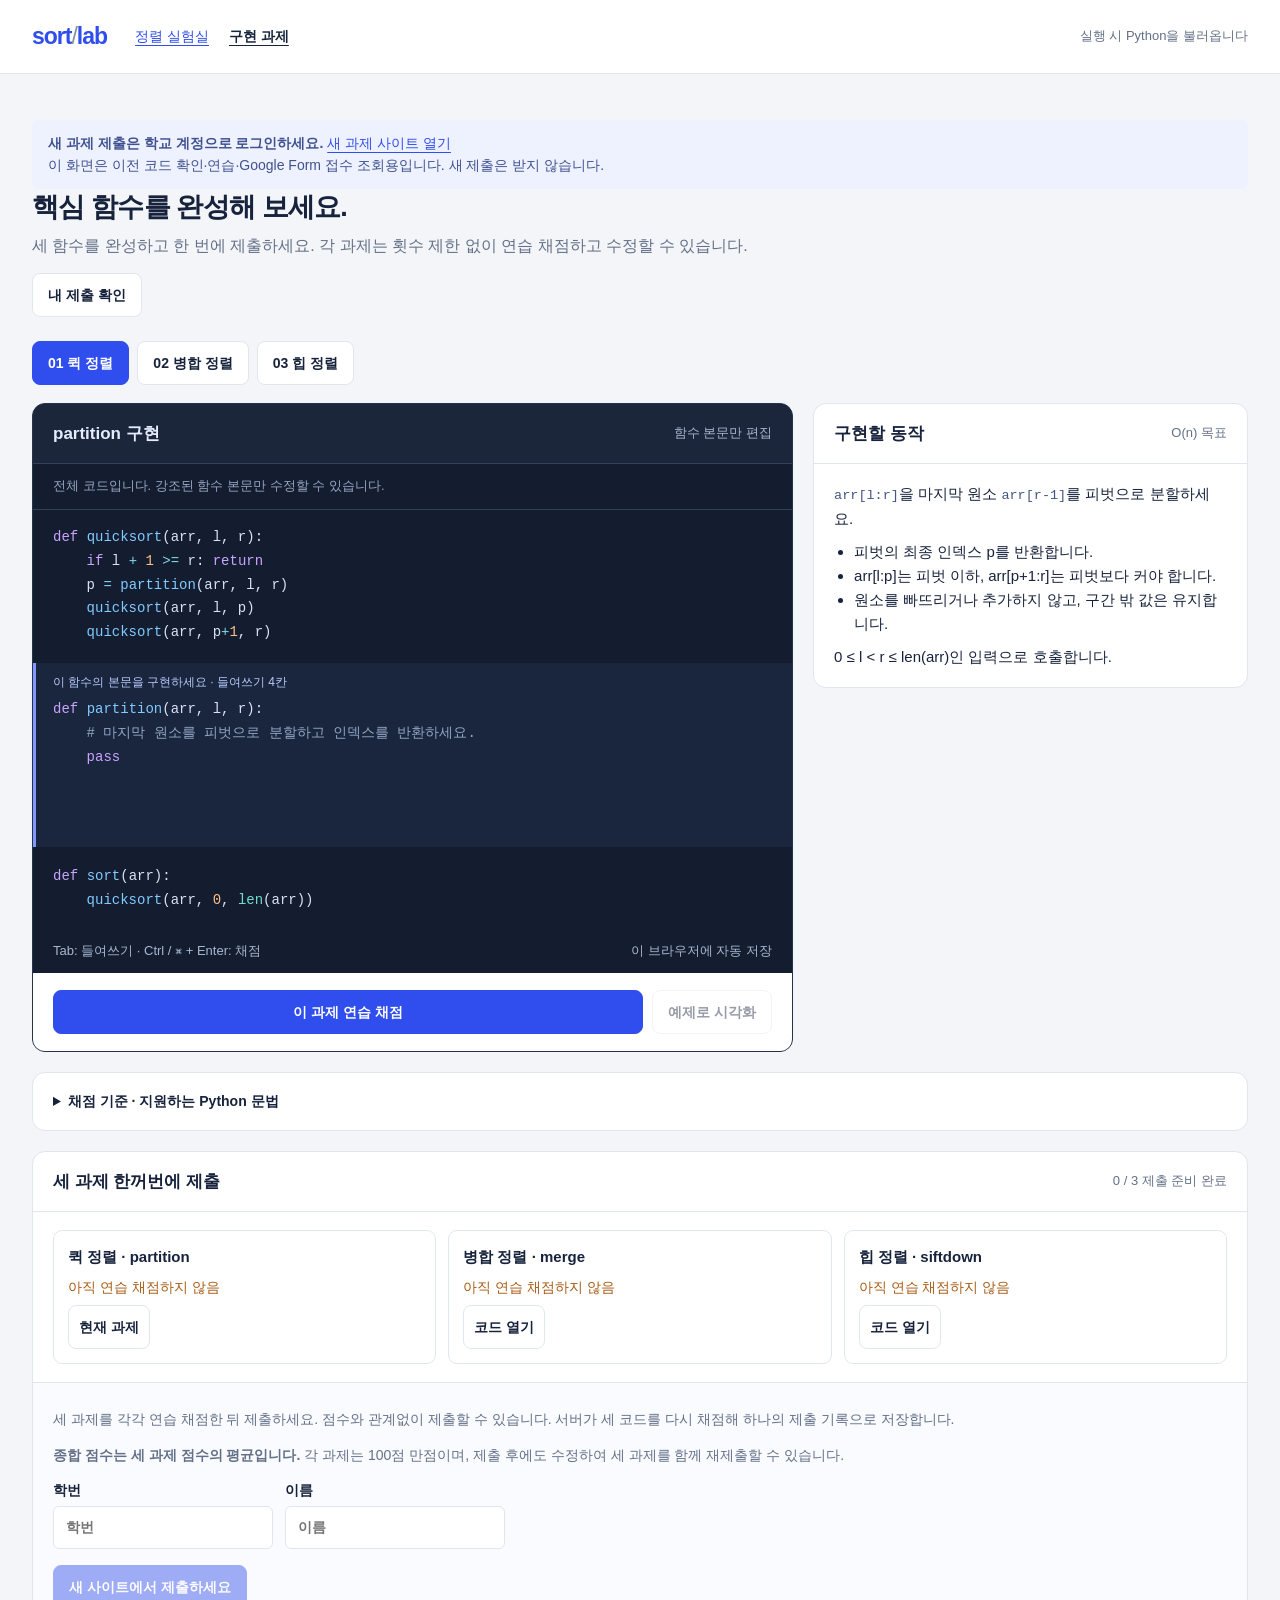
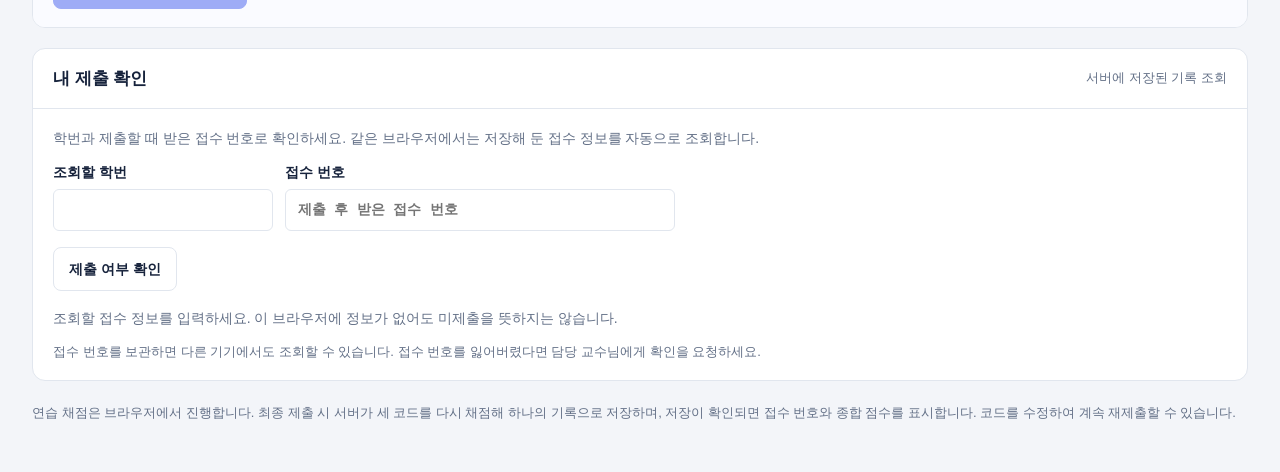
<file: assignments-legacy.html>
<!doctype html>
<html lang="ko">
<head>
<meta charset="utf-8"><meta name="viewport" content="width=device-width, initial-scale=1">
<meta name="description" content="partition, merge, siftdown 구현 과제. 함수와 전체 정렬의 정확성, 입력 크기별 연산 수를 즉시 채점합니다.">
<title>구현 과제 · Sort Lab</title>
<style>
:root{color-scheme:light;--blue:#304ded;--ink:#17233c;--muted:#637087;--line:#e1e6ee;--bg:#f3f5f9;--mono:ui-monospace,SFMono-Regular,Consolas,monospace}*{box-sizing:border-box}[hidden]{display:none!important}body{margin:0;background:var(--bg);color:var(--ink);font:16px/1.6 -apple-system,BlinkMacSystemFont,"Segoe UI","Noto Sans KR",sans-serif}button,a,input,textarea,select{font:inherit}button,a,input,textarea,select:focus-visible{outline-offset:3px}button{cursor:pointer;border:1px solid var(--line);border-radius:8px;padding:9px 15px;background:white;color:var(--ink);font-weight:600;min-height:44px;font-size:14px}button:hover{background:#eef1fc}button:disabled{opacity:.45;cursor:not-allowed}button.primary{background:var(--blue);color:white;border-color:var(--blue)}a{color:var(--blue);text-underline-offset:4px}header{background:white;border-bottom:1px solid var(--line);padding:18px 32px;display:flex;align-items:center;gap:28px}.brand{font-size:23px;font-weight:800;text-decoration:none;letter-spacing:-1px}.brand span{color:#8390a4;font-weight:400}nav{display:flex;gap:20px;font-size:14px}nav a[aria-current]{font-weight:700;color:var(--ink)}.runtime{margin-left:auto;color:var(--muted);font-size:13px}main{max-width:1440px;margin:auto;padding:28px 32px 48px}h1{font-size:27px;line-height:1.4;letter-spacing:-.8px;margin:0 0 7px}h2{font-size:17px;margin:0}h3{font-size:16px;margin:0 0 8px}p{margin:0}.intro{color:var(--muted)}.tabs{display:flex;gap:8px;margin:24px 0 18px;flex-wrap:wrap}.tabs button[aria-pressed=true]{background:var(--blue);color:white;border-color:var(--blue)}.workspace{display:grid;grid-template-columns:minmax(0,1.1fr) minmax(0,1fr);gap:20px;align-items:start}.panel{border:1px solid var(--line);border-radius:13px;background:white;overflow:hidden}.panel-head{padding:16px 20px;border-bottom:1px solid var(--line);display:flex;align-items:center;gap:10px;justify-content:space-between}.tag{font-size:13px;color:var(--muted)}.editor-panel{background:#141d30;border-color:#26334c;color:#e5ecff}.editor-panel .panel-head{border-color:#34415a;background:#1b263b}.editor-panel .tag{color:#a7b7d3}.signature{margin:0;padding:15px 20px 8px;color:#c8a4ff;font:14px/1.7 var(--mono);overflow:auto}.editor-label{display:block;font-size:13px;color:#96a6c1;padding:0 20px 7px}#body-code{display:block;width:100%;min-height:300px;resize:vertical;padding:12px 20px;border:0;border-top:1px solid #263147;border-bottom:1px solid #263147;background:#141d30;color:#e5ecff;tab-size:4;font:14px/1.7 var(--mono);white-space:pre;overflow:auto}#body-code:focus{outline:2px solid #7b91ff;outline-offset:-2px}.editor-footer{padding:12px 20px;color:#a8b7cf;font-size:13px;display:flex;justify-content:space-between;gap:12px}.actions{background:white;color:var(--ink);padding:17px 20px;display:flex;gap:9px;flex-wrap:wrap}.actions .primary{flex:1}.right{display:grid;gap:16px}.contract{padding:18px 20px;font-size:15px}.contract ul{padding-left:20px;margin:9px 0}.contract code,.criteria code{font-family:var(--mono);font-size:.9em;color:#435583}.locked{margin:0;padding:17px 20px;max-height:335px;overflow:auto;background:#f8faff;color:#445471;font:14px/1.65 var(--mono)}.criteria{margin-top:20px;padding:17px 20px;font-size:14px;color:var(--muted)}.criteria summary{font-weight:600;cursor:pointer;color:var(--ink)}.criteria p{margin:12px 0 6px}.criteria ul{padding-left:20px;margin:7px 0}.notice{margin:18px 0 0;padding:12px 16px;border-radius:8px;background:#eef2ff;color:#40528f;font-size:14px;white-space:pre-wrap}.notice.error{background:#fff0ef;color:#a34640}.results{margin-top:20px}.results .panel-head{align-items:baseline}.score{font:700 32px var(--mono);color:var(--blue)}.score small{font:14px sans-serif;color:var(--muted)}.score-grid{padding:18px 20px;display:grid;grid-template-columns:repeat(3,1fr);gap:16px}.category{border:1px solid var(--line);border-radius:9px;padding:14px}.category strong{display:block;font-size:21px;color:var(--ink)}.category span{font-size:14px;color:var(--muted)}.table-wrap{overflow-x:auto;padding:0 20px 18px}table{border-collapse:collapse;width:100%;font-size:14px;text-align:left}th,td{padding:9px 10px;border-bottom:1px solid var(--line)}th{background:#f7f9fd;color:#53647c;font-weight:600}.pass{color:#16755e}.fail{color:#b34a3d}.complex-note{font-size:14px;color:var(--muted);padding:0 20px 14px}.failures{padding:0 20px 18px}.failure{border:1px solid #ecd8d4;background:#fffafa;border-radius:8px;margin-top:10px;padding:12px 14px;font-size:14px}.failure summary{cursor:pointer;color:#9b4d40;font-weight:600}.failure pre{white-space:pre-wrap;overflow-wrap:anywhere;font:13px/1.65 var(--mono);margin:10px 0}.submission{padding:18px 20px;border-top:1px solid var(--line);background:#fafbff}.submission p{font-size:14px;color:var(--muted);margin:7px 0 13px}.button-row{display:flex;gap:9px;flex-wrap:wrap}#report-copy{width:100%;min-height:160px;font:13px/1.5 var(--mono);margin-top:12px;padding:10px;border:1px solid var(--line);border-radius:7px}.preview{margin-top:20px}.preview-controls{padding:16px 20px;display:flex;gap:10px;align-items:center;flex-wrap:wrap}.preview-controls label{font-size:14px;font-weight:600}.preview-controls input{flex:1;min-width:190px;border:1px solid var(--line);border-radius:7px;padding:10px;font:14px var(--mono)}iframe{width:100%;height:1040px;border:0;border-top:1px solid var(--line);display:block;background:var(--bg)}footer{margin-top:22px;color:var(--muted);font-size:13px}.stale{color:#a75b15;font-size:14px}button:focus-visible,a:focus-visible,input:focus-visible,summary:focus-visible{outline:3px solid #8098ff}@media(max-width:850px){.workspace{grid-template-columns:1fr}.score-grid{grid-template-columns:1fr}.locked{max-height:260px}.runtime{display:none}header{padding:16px 20px;gap:20px}main{padding:22px 16px 40px}h1{font-size:24px}}@media(max-width:450px){nav{gap:12px}.brand{font-size:21px}.tabs{gap:6px}.tabs button{padding:8px 10px;font-size:13px}.editor-footer{flex-wrap:wrap}.panel-head{padding:14px 16px}.signature{font-size:13px}#body-code{font-size:13px}.score{font-size:27px}}@media(prefers-reduced-motion:reduce){*{scroll-behavior:auto!important}}

/* One source view keeps the fixed scaffold next to the editable function. */
.workspace{grid-template-columns:minmax(0,1.75fr) minmax(260px,1fr)}
.editor-panel>.editor-label{padding:12px 20px;margin:0;border-bottom:1px solid #34415a}
.source-editor{max-height:820px;overflow:auto;padding:16px 0}
.fixed-source{margin:0;padding:0 20px;color:#a7b7d3;font:14px/1.7 var(--mono);white-space:pre;overflow-x:auto}
.editable-source{margin:18px 0;background:#19263d;border-left:3px solid #8098ff}
.editable-source .editor-label{padding:10px 17px 0;color:#bac9fb;font-size:12px}
.editable-source .signature{padding:6px 17px 0}
#body-code{background:transparent;padding:0 17px 12px;border:0;min-height:125px;resize:none;overflow-y:hidden}
/* The textarea owns editing and accessibility; the decorative layer adds color. */
.code-input{position:relative}
.code-highlight,#body-code{font:14px/1.7 var(--mono);font-variant-ligatures:none;letter-spacing:normal;tab-size:4;white-space:pre}
.code-highlight{position:absolute;inset:0;margin:0;padding:0 17px 12px;overflow:hidden;pointer-events:none;color:#e5ecff}
#body-code{position:relative;color:transparent;-webkit-text-fill-color:transparent;caret-color:#f4f7ff}
#body-code::selection{background:rgba(123,145,255,.35)}
.fixed-source,.signature{color:#d8e2f6;font-variant-ligatures:none}
.py-keyword{color:#c9a4ff}.py-function{color:#82caff}.py-builtin{color:#70ddd0}
.py-number,.py-constant{color:#ffc184}.py-string{color:#a5db98}.py-comment{color:#92a6c4}.py-operator{color:#80d9ea}
@media(max-width:450px){.code-highlight,#body-code{font-size:13px}}
@media(forced-colors:active){.code-highlight{display:none}#body-code{color:CanvasText;-webkit-text-fill-color:CanvasText;caret-color:CanvasText}}
@media(max-width:850px){.workspace{grid-template-columns:1fr}.right{grid-row:1}.source-editor{max-height:none}}
.batch-submission{margin-top:20px}.batch-summary{display:grid;grid-template-columns:repeat(3,minmax(0,1fr));gap:12px;padding:18px 20px}.batch-item{border:1px solid var(--line);border-radius:9px;padding:14px;display:grid;gap:7px}.batch-item strong{font-size:15px}.batch-item span{font-size:14px;color:var(--muted)}.batch-item button{justify-self:start;padding:4px 10px}.batch-item.ready{border-color:#a6d6c7;background:#f5fcf9}.batch-item .pass{color:#16755e}.batch-item .stale{color:#a75b15}@media(max-width:650px){.batch-summary{grid-template-columns:1fr}}
.history-shortcut{margin-top:14px}.submission-history{margin-top:20px;scroll-margin-top:20px}.history-body{padding:18px 20px}.history-body>p{font-size:14px;color:var(--muted)}.student-fields .receipt-field input{width:390px;max-width:100%;font-family:var(--mono)}.receipt-field{max-width:100%}.lookup-status{white-space:pre-wrap;margin-top:16px!important}.lookup-status.confirmed{background:#edf8f3;color:#16634e;padding:14px;border-radius:8px}.receipt-note{margin-top:12px!important;font-size:13px!important}.receipt-download{display:inline-flex;align-items:center;padding:9px 15px;border:1px solid var(--line);border-radius:8px;font-size:14px;font-weight:600;background:white;text-decoration:none}
.student-fields{display:flex;gap:12px;flex-wrap:wrap;margin:12px 0 16px}.student-fields label{font-size:14px;font-weight:600;display:grid;gap:5px}.student-fields input{border:1px solid var(--line);border-radius:6px;padding:9px 12px;width:220px;max-width:100%}#submission-status{white-space:pre-wrap}.submit-bridge{position:fixed;left:-10px;top:-10px;width:1px;height:1px;border:0;opacity:0;pointer-events:none}
</style>
</head>
<body>
<header><a class="brand" href="index.html">sort<span>/</span>lab</a><nav aria-label="메인 메뉴"><a href="index.html">정렬 실험실</a><a href="assignments.html" aria-current="page">구현 과제</a></nav><span id="runtime" class="runtime" role="status">실행 시 Python을 불러옵니다</span></header>
<main><aside class="notice"><strong>새 과제 제출은 학교 계정으로 로그인하세요.</strong> <a href="https://dmlab.kookmin.ac.kr:8766/assignments.html">새 과제 사이트 열기</a><p>이 화면은 이전 코드 확인·연습·Google Form 접수 조회용입니다. 새 제출은 받지 않습니다.</p></aside>
<h1>핵심 함수를 완성해 보세요.</h1><p class="intro">세 함수를 완성하고 한 번에 제출하세요. 각 과제는 횟수 제한 없이 연습 채점하고 수정할 수 있습니다.</p>
<p class="history-shortcut"><button id="show-submission-history">내 제출 확인</button></p>
<div class="tabs" aria-label="과제 선택"><button data-kind="partition" aria-pressed="true">01 퀵 정렬</button><button data-kind="merge" aria-pressed="false">02 병합 정렬</button><button data-kind="siftdown" aria-pressed="false">03 힙 정렬</button></div>
<div class="workspace">
  <section class="panel editor-panel"><div class="panel-head"><h2 id="task-title">partition 구현</h2><span class="tag">함수 본문만 편집</span></div><p class="editor-label">전체 코드입니다. 강조된 함수 본문만 수정할 수 있습니다.</p><div class="source-editor"><pre id="locked-before" class="fixed-source" aria-label="고정된 정렬 함수 · 수정 불가"></pre><div class="editable-source"><label class="editor-label" for="body-code">이 함수의 본문을 구현하세요 · 들여쓰기 4칸</label><pre id="signature" class="signature"></pre><div class="code-input"><pre id="body-highlight" class="code-highlight" aria-hidden="true"></pre><textarea id="body-code" spellcheck="false" autocapitalize="off" autocomplete="off" wrap="off" aria-describedby="editor-hint"></textarea></div></div><pre id="locked-after" class="fixed-source" aria-label="고정된 진입 함수 · 수정 불가"></pre></div><div class="editor-footer"><span id="editor-hint">Tab: 들여쓰기 · Ctrl / ⌘ + Enter: 채점</span><span id="draft-status">이 브라우저에 자동 저장</span></div><div class="actions"><button class="primary" id="grade">채점하기</button><button id="cancel" hidden>채점 중단</button><button id="preview-button" disabled>예제로 시각화</button></div></section>
  <div class="right"><section class="panel"><div class="panel-head"><h2>구현할 동작</h2><span class="tag" id="complexity-target"></span></div><div id="contract" class="contract"></div></section></div>
</div>
<details class="panel criteria"><summary>채점 기준 · 지원하는 Python 문법</summary><p><strong>함수 단독 정확성 40점 + 전체 정렬 정확성 40점 + 연산 수 기준 20점</strong>으로 채점합니다. 전체 정렬은 위의 고정 코드를 사용합니다. 함수가 빠르게 끝나더라도 결과가 틀리면 연산 수 점수를 받을 수 없습니다.</p><p>연산 수 검사는 n = 64, 128, 256, 512, 1024에서 진행합니다. 같은 크기의 여러 입력 중 가장 큰 연산 수를 표시합니다. 기준을 넘으면 해당 검사를 중단하므로 실패한 경우의 수치는 중단 시점까지의 연산 수입니다.</p><ul><li>partition / merge: <code>100n + 160</code>회 이하. n은 처리 구간의 길이입니다.</li><li>siftdown: <code>120⌈log₂(n + 1)⌉ + 120</code>회 이하. n은 size입니다. 루트와 내부 노드, 말단 노드에서 검사합니다.</li><li>문장·식 평가, 반복 진행, 대입·배열 접근을 셉니다. 슬라이스, 배열 복사·반복·연결, min/max의 비용도 원소 수만큼 더합니다. 고정 코드 자체의 연산은 제외합니다.</li><li>이 결과는 유한한 입력에서 공개된 연산 예산을 충족했는지 보여줍니다. 모든 입력에 대한 점근적 시간복잡도의 증명은 아닙니다.</li></ul><p>지원: 대입·교환, if/elif/else, for/while, break/continue, return, 기본 산술·비교, 리스트·튜플·인덱스·슬라이스, <code>len, range, min, max, abs, list, append</code>, 자기 재귀. import, 내장 정렬, 별도 함수·클래스 정의, 컴프리헨션은 사용할 수 없습니다. 배열 길이는 유지하세요. 재귀 깊이는 최대 100입니다.</p><p>문법과 코드를 제한한 실행기가 학생 함수를 평가합니다. 배열 원소는 숫자를 사용하며 보조 배열에는 임시로 None을 넣을 수 있습니다. 작성한 코드는 이 브라우저에 저장되며, 세 과제 일괄 제출 버튼을 눌러야 제출 기록이 남습니다.</p></details>
<div id="notice" class="notice" role="status" hidden></div>
<section id="results" class="panel results" hidden aria-label="채점 결과"><div class="panel-head"><h2><span id="result-kind">연습 채점 결과</span> <span id="stale" class="stale" hidden>코드가 변경됨 · 다시 채점하세요</span></h2><span class="score"><span id="score">0</span><small> / 100</small></span></div><div id="categories" class="score-grid"></div><p class="complex-note" id="complex-note"></p><div class="table-wrap"><table><caption class="tag">입력 크기별 학생 함수 연산 수</caption><thead><tr><th scope="col">n</th><th scope="col">최대 연산 수</th><th scope="col">허용 연산 수</th><th scope="col">정확성 + 예산</th></tr></thead><tbody id="measurements"></tbody></table></div><div id="failures" class="failures"></div></section>
<section id="batch-submission" class="panel batch-submission" aria-label="세 과제 일괄 제출"><div class="panel-head"><h2>세 과제 한꺼번에 제출</h2><span class="tag" id="batch-progress"></span></div><div id="batch-summary" class="batch-summary"></div><div class="submission"><p id="submission-help">세 과제를 각각 연습 채점한 뒤 제출하세요. 점수와 관계없이 제출할 수 있습니다. 서버가 세 코드를 다시 채점해 하나의 제출 기록으로 저장합니다.</p><p><strong>종합 점수는 세 과제 점수의 평균입니다.</strong> 각 과제는 100점 만점이며, 제출 후에도 수정하여 세 과제를 함께 재제출할 수 있습니다.</p><div class="student-fields"><label for="student-id">학번<input id="student-id" autocomplete="off" maxlength="24" placeholder="학번" required></label><label for="student-name">이름<input id="student-name" autocomplete="name" maxlength="60" placeholder="이름" required></label></div><div class="button-row"><button id="submit" class="primary" disabled>세 과제 한꺼번에 제출</button></div><p id="submission-status" role="status" hidden></p></div></section>
<section id="submission-history" class="panel submission-history" aria-label="내 제출 확인"><div class="panel-head"><h2>내 제출 확인</h2><span class="tag">서버에 저장된 기록 조회</span></div><div class="history-body"><p>학번과 제출할 때 받은 접수 번호로 확인하세요. 같은 브라우저에서는 저장해 둔 접수 정보를 자동으로 조회합니다.</p><div class="student-fields"><label for="lookup-student-id">조회할 학번<input id="lookup-student-id" autocomplete="off" maxlength="24"></label><label class="receipt-field" for="lookup-receipt-id">접수 번호<input id="lookup-receipt-id" autocomplete="off" autocapitalize="off" spellcheck="false" maxlength="36" placeholder="제출 후 받은 접수 번호"></label></div><div class="button-row"><button id="lookup-submit">제출 여부 확인</button><a id="receipt-download" class="receipt-download" hidden>접수증 저장</a><button id="forget-receipt" hidden>이 브라우저의 접수 정보 지우기</button></div><p id="lookup-status" class="lookup-status" role="status">조회할 접수 정보를 입력하세요. 이 브라우저에 정보가 없어도 미제출을 뜻하지는 않습니다.</p><p id="receipt-storage-note" class="receipt-note">접수 번호를 보관하면 다른 기기에서도 조회할 수 있습니다. 접수 번호를 잃어버렸다면 담당 교수님에게 확인을 요청하세요.</p></div></section>
<section id="preview" class="panel preview" hidden><div class="panel-head"><h2>작성한 코드로 전체 정렬 살펴보기</h2><span class="tag">고정 코드 + 내 함수</span></div><div class="preview-controls"><label for="preview-array">입력 배열</label><input id="preview-array" value="38, 15, 62, 27, 48, 9, 55, 21" aria-label="시각화할 배열"><button id="replay">실행 기록 만들기</button></div><div id="iframe-mount"></div></section>
<footer>연습 채점은 브라우저에서 진행합니다. 최종 제출 시 서버가 세 코드를 다시 채점해 하나의 기록으로 저장하며, 저장이 확인되면 접수 번호와 종합 점수를 표시합니다. 코드를 수정하여 계속 재제출할 수 있습니다.</footer>
</main>
<script id="assignment-engine" type="text/plain">
"""Deterministic, metered interpreter for the three sorting exercises.

Student code is parsed, validated, and interpreted; it is never passed to exec.
Only the instructor-owned sorting drivers below are executed as Python code.
The browser grade is practice feedback, not a server-attested submission grade.
"""
import ast
import json
import math
import operator
import random
import time

VERSION = '2026-09-28.1'
ASSIGNMENTS = {
    'partition': {
        'title': '퀵 정렬 · partition', 'args': ['arr', 'l', 'r'],
        'signature': 'def partition(arr, l, r):', 'complexity': 'O(n)',
        'driver': '''def quicksort(arr, l, r):
    if l + 1 >= r: return
    p = partition(arr, l, r)
    quicksort(arr, l, p)
    quicksort(arr, p+1, r)

def sort(arr):
    quicksort(arr, 0, len(arr))''',
    },
    'merge': {
        'title': '병합 정렬 · merge', 'args': ['arr', 'l', 'm', 'r'],
        'signature': 'def merge(arr, l, m, r):', 'complexity': 'O(n)',
        'driver': '''def mergesort(arr, l, r):
    if l + 1 >= r: return
    m = (l + r) // 2
    mergesort(arr, l, m)
    mergesort(arr, m, r)
    merge(arr, l, m, r)

def sort(arr):
    mergesort(arr, 0, len(arr))''',
    },
    'siftdown': {
        'title': '힙 정렬 · siftdown', 'args': ['arr', 'root', 'size'],
        'signature': 'def siftdown(arr, root, size):', 'complexity': 'O(log n)',
        'driver': '''def heapsort(arr):
    size = len(arr)
    for root in range(size // 2 - 1, -1, -1):
        siftdown(arr, root, size)
    for end in range(size - 1, 0, -1):
        arr[0], arr[end] = arr[end], arr[0]
        siftdown(arr, 0, end)

def sort(arr):
    heapsort(arr)''',
    },
}


class InvalidCode(Exception): pass
class BudgetExceeded(Exception): pass
class Returned(Exception):
    def __init__(self, value): self.value = value
class BreakLoop(Exception): pass
class ContinueLoop(Exception): pass


BINOPS = {ast.Add: operator.add, ast.Sub: operator.sub, ast.Mult: operator.mul,
          ast.Div: operator.truediv, ast.FloorDiv: operator.floordiv, ast.Mod: operator.mod}
CMPOPS = {ast.Lt: operator.lt, ast.LtE: operator.le, ast.Gt: operator.gt,
          ast.GtE: operator.ge, ast.Eq: operator.eq, ast.NotEq: operator.ne}
BUILTINS = {'len', 'range', 'min', 'max', 'abs', 'list'}


def parse_student(kind, body):
    if kind not in ASSIGNMENTS: raise InvalidCode('알 수 없는 과제입니다.')
    if not isinstance(body, str) or len(body) > 12000:
        raise InvalidCode('함수 본문은 12,000자 이내로 작성하세요.')
    spec = ASSIGNMENTS[kind]
    source = spec['signature'] + '\n' + body
    tree = ast.parse(source, filename='<student>')
    if len(tree.body) != 1 or not isinstance(tree.body[0], ast.FunctionDef):
        raise InvalidCode('지정된 함수의 본문만 작성할 수 있습니다.')
    fn = tree.body[0]
    if fn.name != kind or [a.arg for a in fn.args.args] != spec['args']:
        raise InvalidCode('함수 이름과 매개변수는 수정할 수 없습니다.')
    allowed = (ast.Module, ast.FunctionDef, ast.arguments, ast.arg, ast.Assign,
               ast.AugAssign, ast.If, ast.For, ast.While, ast.Return, ast.Break,
               ast.Continue, ast.Pass, ast.Expr, ast.Name, ast.Constant, ast.List,
               ast.Tuple, ast.Subscript, ast.Slice, ast.BinOp, ast.UnaryOp,
               ast.BoolOp, ast.Compare, ast.Call, ast.Attribute, ast.IfExp,
               ast.Load, ast.Store, ast.Add, ast.Sub, ast.Mult, ast.Div,
               ast.FloorDiv, ast.Mod, ast.USub, ast.UAdd, ast.Not, ast.And,
               ast.Or, ast.Lt, ast.LtE, ast.Gt, ast.GtE, ast.Eq, ast.NotEq)
    nodes = list(ast.walk(tree))
    if len(nodes) > 2500: raise InvalidCode('코드가 너무 깁니다.')
    for node in nodes:
        line = getattr(node, 'lineno', 1)
        def reject(message): raise InvalidCode(f'{line}행: {message}')
        if not isinstance(node, allowed):
            reject('기본 대입·조건문·반복문·배열 연산만 사용할 수 있습니다. import, 내장 정렬, 컴프리헨션 등은 지원하지 않습니다.')
        if isinstance(node, ast.FunctionDef) and node is not fn:
            reject('새 함수를 정의할 수 없습니다. 자기 자신을 호출하는 재귀는 가능합니다.')
        if isinstance(node, ast.Name):
            if node.id.startswith('_') and node.id != '_': reject('밑줄로 시작하는 내부 이름은 사용할 수 없습니다.')
            if isinstance(node.ctx, ast.Store) and node.id in BUILTINS | {kind}:
                reject('함수 이름을 변수로 사용할 수 없습니다.')
        if isinstance(node, ast.Call):
            if node.keywords: reject('키워드 인수는 지원하지 않습니다.')
            valid_name = isinstance(node.func, ast.Name) and node.func.id in BUILTINS | {kind}
            valid_method = isinstance(node.func, ast.Attribute) and node.func.attr == 'append'
            if not (valid_name or valid_method): reject('len, range, min, max, abs, list, append, 자기 재귀만 호출할 수 있습니다.')
        if isinstance(node, ast.Attribute) and node.attr != 'append': reject('append 외의 속성이나 메서드는 사용할 수 없습니다.')
        if isinstance(node, ast.Constant):
            if type(node.value) not in (int, float, bool, str, type(None)): reject('지원하지 않는 상수입니다.')
            if isinstance(node.value, str) and len(node.value) > 1000: reject('문자열이 너무 깁니다.')
            if type(node.value) in (int, float) and (abs(node.value) > 10**9 or not math.isfinite(node.value)): reject('상수가 너무 큽니다.')
    # Also checks break/continue/return placement without executing student code.
    compile(tree, '<student>', 'exec')
    return fn


def operation_limit(kind, n):
    if kind == 'siftdown': return 120 * math.ceil(math.log2(max(1, n) + 1)) + 120
    return 100 * max(0, n) + 160


class Interpreter:
    def __init__(self, fn, kind, n, deadline, limit=None):
        self.fn, self.kind, self.n = fn, kind, n
        self.limit = operation_limit(kind, n) if limit is None else limit
        self.ops, self.depth, self.line = 0, 0, 1
        self.deadline = deadline
        self.max_items = max(128, n * 4 + 16)

    def tick(self, cost=1):
        self.ops += cost
        if self.ops > self.limit:
            raise BudgetExceeded(f'연산 수 {self.ops:,}회가 기준 {self.limit:,}회를 넘었습니다.')
        if self.ops % 256 == 0 and time.perf_counter() > self.deadline:
            raise BudgetExceeded('채점 실행 제한 시간을 넘었습니다.')

    def sequence(self, value):
        if type(value) not in (list, tuple, range): raise InvalidCode('리스트·튜플·range가 필요합니다.')
        return value

    def bounded(self, value):
        if type(value) in (int, float) and (abs(value) > 10**12 or not math.isfinite(value)):
            raise InvalidCode('수치가 허용 범위를 벗어났습니다.')
        return value

    def index(self, node, env):
        if isinstance(node, ast.Slice):
            return slice(*(self.expr(v, env) if v else None for v in (node.lower, node.upper, node.step)))
        return self.expr(node, env)

    def getitem(self, base, key):
        self.sequence(base)
        if isinstance(key, slice):
            self.tick(len(range(*key.indices(len(base)))))
        else: self.tick()
        return base[key]

    def setitem(self, base, key, value):
        if type(base) is not list: raise InvalidCode('리스트의 원소만 변경할 수 있습니다.')
        if isinstance(key, slice):
            self.sequence(value)
            count = len(range(*key.indices(len(base))))
            if count != len(value): raise InvalidCode('슬라이스 대입으로 배열 길이를 바꿀 수 없습니다.')
            self.tick(count)
            if any(type(v) not in (int, float, bool, type(None)) for v in value):
                raise InvalidCode('배열 원소에는 숫자 또는 None만 넣을 수 있습니다.')
        else:
            if type(value) not in (int, float, bool, type(None)):
                raise InvalidCode('배열 원소에는 숫자 또는 None만 넣을 수 있습니다.')
            self.tick()
        base[key] = value

    def assign(self, target, value, env):
        self.tick()
        if isinstance(target, ast.Name): env[target.id] = value
        elif isinstance(target, (ast.Tuple, ast.List)):
            self.sequence(value)
            if len(target.elts) != len(value): raise ValueError('대입할 원소 수가 다릅니다.')
            for left, right in zip(target.elts, value): self.assign(left, right, env)
        elif isinstance(target, ast.Subscript):
            base, key = self.expr(target.value, env), self.index(target.slice, env)
            self.setitem(base, key, value)
        else: raise InvalidCode('지원하지 않는 대입입니다.')

    def binary(self, op, left, right):
        if type(left) in (list, tuple) or type(right) in (list, tuple):
            if isinstance(op, ast.Add) and type(left) is type(right): size = len(left) + len(right)
            elif isinstance(op, ast.Mult) and type(left) in (list, tuple) and type(right) is int: size = len(left) * max(0, right)
            elif isinstance(op, ast.Mult) and type(right) in (list, tuple) and type(left) is int: size = len(right) * max(0, left)
            else: raise InvalidCode('지원하지 않는 배열 연산입니다.')
            if size > self.max_items: raise InvalidCode('보조 배열 크기가 허용 범위를 넘었습니다.')
            self.tick(size)
        elif type(left) not in (int, float, bool) or type(right) not in (int, float, bool):
            raise InvalidCode('산술 연산은 숫자와 리스트에만 사용할 수 있습니다.')
        return self.bounded(BINOPS[type(op)](left, right))

    def expr(self, node, env):
        self.tick()
        self.line = getattr(node, 'lineno', self.line)
        if isinstance(node, ast.Constant): return node.value
        if isinstance(node, ast.Name):
            if node.id not in env: raise NameError(f"'{node.id}' 변수가 정의되지 않았습니다.")
            return env[node.id]
        if isinstance(node, (ast.List, ast.Tuple)):
            values = [self.expr(v, env) for v in node.elts]
            return values if isinstance(node, ast.List) else tuple(values)
        if isinstance(node, ast.Subscript): return self.getitem(self.expr(node.value, env), self.index(node.slice, env))
        if isinstance(node, ast.BinOp): return self.binary(node.op, self.expr(node.left, env), self.expr(node.right, env))
        if isinstance(node, ast.UnaryOp):
            value = self.expr(node.operand, env)
            if isinstance(node.op, ast.Not): return not value
            if type(value) not in (int, float, bool): raise InvalidCode('숫자가 필요합니다.')
            return -value if isinstance(node.op, ast.USub) else +value
        if isinstance(node, ast.BoolOp):
            value = self.expr(node.values[0], env)
            for next_node in node.values[1:]:
                if isinstance(node.op, ast.And) and not value: break
                if isinstance(node.op, ast.Or) and value: break
                value = self.expr(next_node, env)
            return value
        if isinstance(node, ast.Compare):
            left = self.expr(node.left, env)
            for op, other in zip(node.ops, node.comparators):
                right = self.expr(other, env)
                # Array comparisons hide linear work; this exercise uses scalar comparisons.
                if type(left) in (list, tuple, range) or type(right) in (list, tuple, range):
                    raise InvalidCode('배열 전체 비교 대신 원소를 비교하세요.')
                if not CMPOPS[type(op)](left, right): return False
                left = right
            return True
        if isinstance(node, ast.IfExp):
            return self.expr(node.body if self.expr(node.test, env) else node.orelse, env)
        if isinstance(node, ast.Call):
            if isinstance(node.func, ast.Attribute):
                base = self.expr(node.func.value, env)
                args = [self.expr(v, env) for v in node.args]
                if type(base) is not list or len(args) != 1: raise InvalidCode('append에는 리스트와 인수 한 개가 필요합니다.')
                if type(args[0]) not in (int, float, bool, type(None)): raise InvalidCode('append에는 숫자 또는 None만 넣을 수 있습니다.')
                if len(base) >= self.max_items: raise InvalidCode('배열 크기 제한을 넘었습니다.')
                self.tick(); base.append(args[0]); return None
            name = node.func.id
            args = [self.expr(v, env) for v in node.args]
            if name == self.kind: return self.invoke(args)
            if name == 'len' and len(args) == 1: return len(self.sequence(args[0]))
            if name == 'range' and 1 <= len(args) <= 3:
                if not all(type(v) is int for v in args): raise InvalidCode('range 인수는 정수여야 합니다.')
                return range(*args)
            if name == 'list' and len(args) <= 1:
                value = self.sequence(args[0]) if args else []
                if len(value) > self.max_items: raise InvalidCode('배열 크기 제한을 넘었습니다.')
                self.tick(len(value)); return list(value)
            if name == 'abs' and len(args) == 1 and type(args[0]) in (int, float): return abs(args[0])
            if name in ('min', 'max') and args:
                values = self.sequence(args[0]) if len(args) == 1 else args
                self.tick(len(values))
                if any(type(v) not in (int, float, bool) for v in values): raise InvalidCode('min/max는 숫자에만 사용할 수 있습니다.')
                return (min if name == 'min' else max)(values)
            raise InvalidCode(f'{name} 호출의 인수를 확인하세요.')
        raise InvalidCode('지원하지 않는 표현식입니다.')

    def block(self, statements, env):
        for node in statements:
            self.tick(); self.line = node.lineno
            if isinstance(node, ast.Assign):
                value = self.expr(node.value, env)
                for target in node.targets: self.assign(target, value, env)
            elif isinstance(node, ast.AugAssign):
                if isinstance(node.target, ast.Name):
                    name = node.target.id
                    if name not in env: raise NameError(name)
                    left = env[name]
                    right = self.expr(node.value, env)
                    if type(left) is list:
                        # Preserve Python's aliasing for += / *=, but keep
                        # nested/cyclic arrays outside the numeric-array subset.
                        if isinstance(node.op, ast.Add):
                            self.sequence(right)
                            if any(type(v) not in (int, float, bool, type(None)) for v in right):
                                raise InvalidCode('배열 원소에는 숫자 또는 None만 넣을 수 있습니다.')
                            right = list(right)
                        value = self.binary(node.op, left, right)
                        left[:] = value
                        value = left
                    else:
                        value = self.binary(node.op, left, right)
                    self.assign(node.target, value, env)
                elif isinstance(node.target, ast.Subscript):
                    base, key = self.expr(node.target.value, env), self.index(node.target.slice, env)
                    value = self.binary(node.op, self.getitem(base, key), self.expr(node.value, env))
                    self.setitem(base, key, value)
                else: raise InvalidCode('지원하지 않는 복합 대입입니다.')
            elif isinstance(node, ast.Expr): self.expr(node.value, env)
            elif isinstance(node, ast.If): self.block(node.body if self.expr(node.test, env) else node.orelse, env)
            elif isinstance(node, (ast.For, ast.While)):
                iterator = iter(self.sequence(self.expr(node.iter, env))) if isinstance(node, ast.For) else None
                broke = False
                while True:
                    self.tick()
                    if iterator is not None:
                        try: value = next(iterator)
                        except StopIteration: break
                        self.assign(node.target, value, env)
                    elif not self.expr(node.test, env): break
                    try: self.block(node.body, env)
                    except ContinueLoop: continue
                    except BreakLoop: broke = True; break
                if not broke: self.block(node.orelse, env)
            elif isinstance(node, ast.Return): raise Returned(self.expr(node.value, env) if node.value else None)
            elif isinstance(node, ast.Break): raise BreakLoop()
            elif isinstance(node, ast.Continue): raise ContinueLoop()
            elif not isinstance(node, ast.Pass): raise InvalidCode('지원하지 않는 문장입니다.')

    def invoke(self, args):
        self.tick()
        if len(args) != len(self.fn.args.args): raise TypeError('함수 인수 수가 다릅니다.')
        self.depth += 1
        if self.depth > 100: raise BudgetExceeded('재귀 호출 깊이가 100을 넘었습니다.')
        env = dict(zip(ASSIGNMENTS[self.kind]['args'], args))
        try:
            self.block(self.fn.body, env)
        except Returned as result: return result.value
        finally: self.depth -= 1


def heap_nodes(root, size):
    todo, nodes = [root], []
    while todo:
        i = todo.pop()
        if 0 <= i < size:
            nodes.append(i); todo.extend((2*i+1, 2*i+2))
    return nodes


def unit_check(kind, before, after, args, returned):
    if len(before) != len(after): return False, '배열 길이가 바뀌었습니다.'
    if any(type(v) not in (int, float) for v in after): return False, '배열에 숫자가 아닌 값이 들어갔습니다.'
    if kind == 'partition':
        l, r = args; p = returned
        if type(p) is not int or not l <= p < r: return False, '반환값은 [l, r) 안의 피벗 인덱스여야 합니다.'
        pivot = before[r-1]
        valid = (after[p] == pivot and all(v <= pivot for v in after[l:p])
                 and all(v > pivot for v in after[p+1:r])
                 and sorted(before[l:r]) == sorted(after[l:r])
                 and before[:l] == after[:l] and before[r:] == after[r:])
        return valid, f'피벗 {pivot} 기준으로 왼쪽 ≤ 피벗, 오른쪽 > 피벗이어야 하며 구간 밖 값은 보존해야 합니다.'
    if kind == 'merge':
        l, m, r = args
        expected = before[:l] + sorted(before[l:r]) + before[r:]
        return after == expected, '두 정렬된 구간을 병합하고 구간 밖 원소를 보존해야 합니다.'
    root, size = args
    nodes = heap_nodes(root, size); node_set = set(nodes)
    valid = (sorted(before[i] for i in nodes) == sorted(after[i] for i in nodes)
             and all(before[i] == after[i] for i in range(len(before)) if i not in node_set)
             and all(after[i] >= after[c] for i in nodes for c in (2*i+1,2*i+2) if c < size))
    return valid, 'root의 서브트리는 최대 힙이어야 하고, 다른 위치와 size 이후의 값은 보존해야 합니다.'


def grade_assignment(kind, body):
    started = time.perf_counter()
    result = {'version': VERSION, 'kind': kind, 'score': 0, 'error': None,
              'groups': [], 'complexity': [], 'failures': []}
    try: fn = parse_student(kind, body)
    except (SyntaxError, InvalidCode, ValueError, RecursionError) as exc:
        result['error'] = str(exc)
        return result
    rng = random.Random(20260928)
    deadline = started + 20

    def run_case(values, params, full=False, enforce=False):
        arr, total, worst, limit_hit = list(values), 0, 0, False
        def student(*args):
            nonlocal total, worst, limit_hit
            n = args[-1] if kind == 'siftdown' else args[-1] - args[1]
            budget = operation_limit(kind, n)
            # Correctness is graded separately with a generous finite bound.
            interpreter = Interpreter(fn, kind, n, deadline, budget if enforce else 250000)
            try: return interpreter.invoke(list(args))
            finally:
                total += interpreter.ops
                worst = max(worst, interpreter.ops / budget)
                limit_hit = limit_hit or interpreter.ops > budget
        try:
            if full:
                namespace = {kind: student}
                exec(ASSIGNMENTS[kind]['driver'], namespace)
                namespace['sort'](arr)
                passed, reason = arr == sorted(values), '전체 정렬 결과가 오름차순 정렬과 다릅니다.'
                returned = None
            else:
                returned = student(arr, *params)
                passed, reason = unit_check(kind, values, arr, params, returned)
            return {'passed': passed, 'ops': total, 'budgetExceeded': limit_hit,
                    'message': '' if passed else reason, 'actual': arr, 'returned': returned}
        except Exception as exc:
            return {'passed': False, 'ops': total, 'budgetExceeded': limit_hit,
                    'message': f'{type(exc).__name__}: {str(exc)[:300]}', 'actual': arr, 'returned': None}

    basic = [[], [4], [2,1], [1,2], [3,3,3,3], [5,4,3,2,1],
             [1,2,3,4,5], [-3,4,-3,0,2.5], [4,1,4,2,4,0]]
    basic += [[rng.randrange(-30,31) for _ in range(n)] for n in (7,12,25,40)]
    units = []
    if kind == 'partition':
        for values in basic[1:]:
            units += [(values, (0,len(values))), ([901]+values+[-901], (1,len(values)+1))]
    elif kind == 'merge':
        for values in basic:
            for mid in sorted(set((0,len(values)//2,len(values)))):
                prepared = sorted(values[:mid]) + sorted(values[mid:])
                units.append(([901]+prepared+[-901], (1,mid+1,len(values)+1)))
    else:
        for n in (0,1,2,3,4,7,8,15,31,60):
            for root in sorted(set((0, max(0,n//4), max(0,n-1)))):
                values = list(range(n,0,-1)) + [901,-901]
                if root < n: values[root] = -999
                units.append((values, (root,n)))
        units += [([3,3,3,3,901],(0,4)), ([0, -1, 4, -5, -2, 2, 3],(0,7))]

    for group, cases, weight, full in (
        ('함수 단독 정확성', units, 40, False),
        ('고정 코드와 전체 정렬', [(v,()) for v in basic], 40, True),
    ):
        passed = 0
        for values, params in cases:
            record = run_case(values, params, full)
            passed += int(record['passed'])
            if not record['passed'] and len(result['failures']) < 6:
                result['failures'].append({'group':group, 'input':values, 'params':list(params),
                                          'full':full, **record})
        points = round(weight * passed / len(cases))
        result['groups'].append({'name':group, 'passed':passed,'total':len(cases),'points':points,'max':weight})
        result['score'] += points

    for n in (64,128,256,512,1024):
        cases = []
        if kind == 'partition':
            variants = [list(range(n)), list(range(n,0,-1)), [7]*n,
                        [rng.randrange(n) for _ in range(n)]]
            cases = [(v,(0,n)) for v in variants]
        elif kind == 'merge':
            m=n//2
            variants = [list(range(0,n,2))+list(range(1,n,2)),
                        list(range(m,n))+list(range(m)), [7]*n]
            cases = [(v,(0,m,n)) for v in variants]
        else:
            # Descending values form valid child heaps; both shallow and deep
            # starting nodes expose implementations that scan unrelated nodes.
            for root in (0,n//4,n-1):
                v = list(range(n,0,-1)); v[root] = -1
                cases.append((v,(root,n)))
        records = [run_case(v,p,enforce=True) for v,p in cases]
        valid = all(r['passed'] and not r['budgetExceeded'] for r in records)
        failure = next((r for r in records if not r['passed'] or r['budgetExceeded']), None)
        result['complexity'].append({'n':n,'ops':max(r['ops'] for r in records),
                                     'limit':operation_limit(kind,n),'passed':valid,
                                     'message':failure['message'] if failure else ''})
    passed = sum(r['passed'] for r in result['complexity'])
    points = 20 * passed // 5
    result['score'] += points
    result['groups'].append({'name':'연산 수 기준과 정확성','passed':passed,'total':5,'points':points,'max':20})
    result['elapsed'] = round((time.perf_counter()-started)*1000)
    return result

</script>
<script id="grade-worker" type="text/plain">
let runtime;
self.onmessage=async ({data})=>{
 let phase=runtime?'execute':'load';
 try{
  if(!runtime){importScripts(data.baseURL+'pyodide.js');runtime=await self.loadPyodide({indexURL:data.baseURL});self.postMessage({type:'ready'});}
  phase='execute';self.postMessage({type:'running'});
  const globals=runtime.toPy({_kind:data.kind,_body:data.body});
  try{const result=runtime.runPython(data.engine+'\njson.dumps(grade_assignment(_kind, _body), ensure_ascii=False)',{globals});self.postMessage({type:'result',payload:JSON.parse(result)});}
  finally{globals.destroy();}
 }catch(error){self.postMessage({type:'fatal',phase,message:String(error.message||error).slice(0,600)});}
};
</script>
<script>
'use strict';
const TASKS={"partition": {"title": "퀵 정렬 · partition", "args": ["arr", "l", "r"], "signature": "def partition(arr, l, r):", "complexity": "O(n)", "driver": "def quicksort(arr, l, r):\n    if l + 1 >= r: return\n    p = partition(arr, l, r)\n    quicksort(arr, l, p)\n    quicksort(arr, p+1, r)\n\ndef sort(arr):\n    quicksort(arr, 0, len(arr))"}, "merge": {"title": "병합 정렬 · merge", "args": ["arr", "l", "m", "r"], "signature": "def merge(arr, l, m, r):", "complexity": "O(n)", "driver": "def mergesort(arr, l, r):\n    if l + 1 >= r: return\n    m = (l + r) // 2\n    mergesort(arr, l, m)\n    mergesort(arr, m, r)\n    merge(arr, l, m, r)\n\ndef sort(arr):\n    mergesort(arr, 0, len(arr))"}, "siftdown": {"title": "힙 정렬 · siftdown", "args": ["arr", "root", "size"], "signature": "def siftdown(arr, root, size):", "complexity": "O(log n)", "driver": "def heapsort(arr):\n    size = len(arr)\n    for root in range(size // 2 - 1, -1, -1):\n        siftdown(arr, root, size)\n    for end in range(size - 1, 0, -1):\n        arr[0], arr[end] = arr[end], arr[0]\n        siftdown(arr, 0, end)\n\ndef sort(arr):\n    heapsort(arr)"}};
const SUBMISSION={"url": "https://script.google.com/macros/s/AKfycbxxnwsAsmuX5HV5x5HelRiHqvAEYiFuoMM9Jj5iJtUuiEzxniq6lvpR3tdae9xdUDL0Bw/exec", "portalUrl": "https://dmlab.kookmin.ac.kr:8766/assignments.html"};
const KINDS=['partition','merge','siftdown'];
const TASK_LABELS={partition:'퀵 정렬 · partition',merge:'병합 정렬 · merge',siftdown:'힙 정렬 · siftdown'};
const $=id=>document.getElementById(id);
const esc=value=>String(value).replace(/[&<>"']/g,c=>({'&':'&amp;','<':'&lt;','>':'&gt;','"':'&quot;',"'":'&#39;'}[c]));
const PY_KEYWORDS=new Set('and as assert async await break class continue def del elif else except finally for from global if import in is lambda nonlocal not or pass raise return try while with yield'.split(' '));
const PY_BUILTINS=new Set('abs all any bool dict enumerate float int len list max min print range reversed round set sorted str sum tuple zip'.split(' '));
function highlightPython(source){
 // Match comments and strings first so their contents are never colored as code.
 const tokens=/#[^\r\n]*|(?:[rRuUbBfF]{1,2})?(?:"""[\s\S]*?(?:"""|$)|'''[\s\S]*?(?:'''|$)|"(?:\\[^\r\n]|[^"\\\r\n])*(?:"|(?=\r?\n)|$)|'(?:\\[^\r\n]|[^'\\\r\n])*(?:'|(?=\r?\n)|$))|\b(?:0[xX][\da-fA-F_]+|0[bB][01_]+|0[oO][0-7_]+)|(?:\b\d[\d_]*(?:\.[\d_]*)?|\.\d[\d_]*)(?:[eE][+-]?[\d_]+)?|[\p{L}_][\p{L}\p{N}_]*|[+\-*/%=<>!&|^~]+/gu;
 let html='',end=0;
 for(const match of source.matchAll(tokens)){
  const token=match[0],start=match.index;let kind='';
  if(token[0]==='#')kind='comment';
  else if(/^(?:[rRuUbBfF]{1,2})?["']/.test(token))kind='string';
  else if(/^(?:\d|\.\d)/.test(token))kind='number';
  else if(PY_KEYWORDS.has(token))kind='keyword';
  else if(['True','False','None'].includes(token))kind='constant';
  else if(PY_BUILTINS.has(token))kind='builtin';
  else if(/^[+\-*/%=<>!&|^~]+$/.test(token))kind='operator';
  else if(/^\s*\(/.test(source.slice(start+token.length)))kind='function';
  html+=esc(source.slice(end,start))+(kind?'<span class="py-'+kind+'">'+esc(token)+'</span>':esc(token));end=start+token.length;
 }
 return html+esc(source.slice(end));
}
function syncCodeScroll(){const editor=$('body-code'),layer=$('body-highlight');layer.scrollTop=editor.scrollTop;layer.scrollLeft=editor.scrollLeft;}
function colorBody(){const editor=$('body-code');$('body-highlight').innerHTML=highlightPython(editor.value)+'\n';syncCodeScroll();}

const CONTRACTS={
 partition:'<p><code>arr[l:r]</code>을 마지막 원소 <code>arr[r-1]</code>를 피벗으로 분할하세요.</p><ul><li>피벗의 최종 인덱스 p를 반환합니다.</li><li>arr[l:p]는 피벗 이하, arr[p+1:r]는 피벗보다 커야 합니다.</li><li>원소를 빠뜨리거나 추가하지 않고, 구간 밖 값은 유지합니다.</li></ul><p>0 ≤ l &lt; r ≤ len(arr)인 입력으로 호출합니다.</p>',
 merge:'<p>이미 정렬된 두 구간 <code>arr[l:m]</code>과 <code>arr[m:r]</code>을 병합하세요.</p><ul><li>arr[l:r]에 오름차순 결과를 씁니다. 반환값은 사용하지 않습니다.</li><li>보조 배열과 슬라이스를 사용할 수 있습니다.</li><li>구간 밖 원소와 전체 배열 길이는 유지합니다. 빈 구간도 처리하세요.</li></ul><p>0 ≤ l ≤ m ≤ r ≤ len(arr)인 입력으로 호출합니다.</p>',
 siftdown:'<p>배열의 <code>[0, size)</code> 영역을 최대 힙으로 사용합니다. root의 값을 아래로 내려 힙 조건을 복구하세요.</p><ul><li>왼쪽 자식은 2*root+1, 오른쪽 자식은 2*root+2입니다.</li><li>두 자식 서브트리는 이미 최대 힙입니다.</li><li>부모 ≥ 자식이 되도록 복구합니다. 반환값은 사용하지 않습니다.</li><li>root 서브트리 밖과 size 이후의 값은 유지합니다.</li></ul><p>size는 끝 인덱스(미포함)입니다. size = 0일 때도 처리하세요.</p>'
};
const STARTERS={partition:'    # 마지막 원소를 피벗으로 분할하고 인덱스를 반환하세요.\n    pass',merge:'    # 두 정렬된 구간을 병합하세요.\n    pass',siftdown:'    # root의 값을 아래로 내려 최대 힙을 복구하세요.\n    pass'};
const SOURCES=['https://cdn.jsdelivr.net/pyodide/v0.27.7/full/','https://unpkg.com/pyodide@0.27.7/'];
const app={kind:'partition',drafts:{},grades:{},busy:false,worker:null,workerURL:null,ready:false,source:0,generation:0,result:null,gradedBody:null,gradedKind:null,report:null,frame:null,pendingReplay:null};
function notice(message,error=false){$('notice').hidden=!message;$('notice').textContent=message;$('notice').className='notice'+(error?' error':'');}
function fitBody(){const editor=$('body-code');editor.style.height='auto';editor.style.height=Math.max(125,editor.scrollHeight)+'px';syncCodeScroll();}
function saveDraft(){app.drafts[app.kind]=$('body-code').value;try{localStorage.setItem('sortlab.assignment.'+app.kind,$('body-code').value);$('draft-status').textContent='이 브라우저에 저장됨';}catch{$('draft-status').textContent='현재 탭에서만 유지';}}
function selectTask(kind){
 if(app.busy||app.submitting)return; if(app.kind)saveDraft(); app.kind=kind;
 if(!(kind in app.drafts)){try{app.drafts[kind]=localStorage.getItem('sortlab.assignment.'+kind)||STARTERS[kind];}catch{app.drafts[kind]=STARTERS[kind];}}
 $('body-code').value=app.drafts[kind];$('signature').innerHTML=highlightPython(TASKS[kind].signature);$('task-title').textContent=kind+' 구현';$('complexity-target').textContent=TASKS[kind].complexity+' 목표';$('contract').innerHTML=CONTRACTS[kind];const [fixed,entry]=TASKS[kind].driver.split('\ndef sort(arr):');$('locked-before').innerHTML=highlightPython(fixed.trimEnd());$('locked-after').innerHTML=highlightPython('def sort(arr):'+entry);colorBody();fitBody();
 document.querySelectorAll('[data-kind]').forEach(b=>b.setAttribute('aria-pressed',String(b.dataset.kind===kind)));
 app.result=null;app.gradedBody=null;app.report=null;$('results').hidden=true;$('preview').hidden=true;if(app.frame){app.frame.remove();app.frame=null;}app.pendingReplay=null;notice('');updateButtons();
 const cached=app.grades[kind];if(cached)renderResult(cached.result,cached.body,kind,cached.official,true);
 history.replaceState(null,'','#'+kind);
}
function fresh(){return app.result&&app.gradedKind===app.kind&&app.gradedBody===$('body-code').value;}
function bodyFor(kind){return kind===app.kind?$('body-code').value:app.drafts[kind];}
function readyFor(kind){const g=app.grades[kind];return Boolean(g&&!g.result.error&&g.body===bodyFor(kind));}
function allReady(){return KINDS.every(readyFor);}
function renderBatch(){
 let count=0;
 $('batch-summary').innerHTML=KINDS.map(kind=>{
  const g=app.grades[kind],ready=readyFor(kind);if(ready)count++;
  const status=!g?'아직 연습 채점하지 않음':g.body!==bodyFor(kind)?'코드 변경됨 · 다시 채점하세요':g.result.error?'코드 오류 · 수정 후 채점하세요':(g.official?'서버 채점 ':'연습 채점 ')+g.result.score+' / 100점';
  return '<div class="batch-item'+(ready?' ready':'')+'"><strong>'+TASK_LABELS[kind]+'</strong><span class="'+(ready?'pass':'stale')+'">'+esc(status)+'</span><button data-open-task="'+kind+'"'+((app.busy||app.submitting)?' disabled':'')+'>'+ (kind===app.kind?'현재 과제':'코드 열기')+'</button></div>';
 }).join('');
 $('batch-progress').textContent=count+' / 3 제출 준비 완료';
}
function updateButtons(){
 const locked=app.busy||app.submitting,valid=fresh()&&!app.result.error&&!locked,recorded=app.recordedKey&&app.recordedKey===submissionKey();
 $('grade').disabled=locked;$('cancel').hidden=!app.busy;$('body-code').readOnly=locked;document.querySelectorAll('[data-kind]').forEach(b=>b.disabled=locked);
 $('preview-button').disabled=!valid;$('replay').disabled=!valid;$('submit').disabled=true||locked||app.lookupBusy||!allReady()||!SUBMISSION.url||Boolean(recorded);
 $('submit').textContent=true?'새 사이트에서 제출하세요':app.submitting?'세 과제 서버 채점·저장 중…':recorded?'세 과제 제출 완료':'세 과제 한꺼번에 제출';
 $('student-id').disabled=locked;$('student-name').disabled=locked;$('stale').hidden=!app.result||fresh();$('grade').textContent=app.busy?'채점 중…':'이 과제 연습 채점';renderBatch();updateLookupButtons();
}
function discard(){if(app.worker)app.worker.terminate();if(app.workerURL)URL.revokeObjectURL(app.workerURL);app.worker=null;app.workerURL=null;app.ready=false;clearTimeout(app.timer);}
function stop(){app.generation++;discard();app.busy=false;app.result=null;app.report=null;$('results').hidden=true;$('runtime').textContent='채점 중단';notice('채점을 중단했습니다. 코드를 수정하고 다시 시도할 수 있습니다.');updateButtons();}
function renderResult(result,body,kind,official=false,quiet=false){
 app.grades[kind]={result,body,official};
 $('result-kind').textContent=official?'서버 채점 · 제출 결과':'연습 채점 결과';
 app.result=result;app.gradedBody=body;app.gradedKind=kind;$('results').hidden=false;$('score').textContent=result.score;
 $('categories').innerHTML=(result.groups||[]).map(g=>`<div class="category"><h3>${esc(g.name)}</h3><strong>${g.points} / ${g.max}</strong><span>${g.passed} / ${g.total} 검사 통과</span></div>`).join('');
 $('complex-note').textContent=TASKS[kind].complexity+' 목표에 대한 연산 예산 검사입니다. 슬라이스·복사 비용도 포함하며, 시간복잡도를 증명하는 검사는 아닙니다.';
 $('measurements').innerHTML=(result.complexity||[]).map(row=>`<tr><td>${row.n}</td><td>${row.ops.toLocaleString()}</td><td>${row.limit.toLocaleString()}</td><td class="${row.passed?'pass':'fail'}">${row.passed?'통과':'미충족'}</td></tr>${row.message?`<tr><td colspan="4" class="fail">${esc(row.message)}</td></tr>`:''}`).join('');
 $('failures').innerHTML=(result.failures||[]).map((f,i)=>`<details class="failure"${i===0?' open':''}><summary>${esc(f.group)} · 실패 사례 ${i+1}</summary><p>${esc(f.message)}</p><pre>입력: ${esc(JSON.stringify(f.input))}\n${f.full?'전체 sort(arr) 실행':'인수: '+esc(JSON.stringify(f.params))}\n실제 배열: ${esc(JSON.stringify(f.actual))}${f.returned!==null?'\n반환값: '+esc(JSON.stringify(f.returned)):''}</pre>${f.full?`<button data-failure="${i}">이 입력으로 시각화</button>`:''}</details>`).join('');
 if(!quiet)notice(result.error|| (result.score===100?'이 과제는 100점입니다. 세 과제를 모두 연습 채점한 뒤 아래에서 한꺼번에 제출하세요.':'실패 사례와 연산 수를 확인하고 수정해 보세요. 다시 채점해도 감점되지 않습니다.'),Boolean(result.error));updateButtons();
 if(SUBMISSION.url)ensureBridge().catch(()=>{});
}
function grade(){
 if(app.busy||app.submitting)return; const body=$('body-code').value,kind=app.kind;if(!body.trim()||body.length>12000){notice('함수 본문을 12,000자 이내로 작성하세요.',true);return;}
 saveDraft();app.busy=true;app.result=null;app.report=null;$('results').hidden=true;$('preview').hidden=true;updateButtons();notice(app.ready?'학생 함수를 채점하고 있습니다.':'Python을 불러오고 있습니다. 첫 실행은 잠시 걸릴 수 있습니다.');
 const generation=++app.generation,attempted=new Set();let phase=app.ready?'execute':'load';
 const active=()=>generation===app.generation&&app.busy;
 const fail=message=>{if(!active())return;discard();app.busy=false;notice(message,true);$('runtime').textContent='채점 오류';updateButtons();};
 const loadFail=message=>{if(!active())return;discard();const next=SOURCES.findIndex((_,i)=>!attempted.has(i));if(next<0){fail('Python을 불러오지 못했습니다. '+message);return;}app.source=next;notice('다른 경로에서 Python을 불러오고 있습니다.');start();};
 const watch=(ms,fn)=>{clearTimeout(app.timer);app.timer=setTimeout(()=>{if(active())fn();},ms);};
 const start=()=>{
  attempted.add(app.source);phase=app.ready?'execute':'load';$('runtime').textContent=app.ready?'채점 중':'Python 불러오는 중';
  if(!app.worker){try{app.workerURL=URL.createObjectURL(new Blob([$('grade-worker').textContent],{type:'text/javascript'}));app.worker=new Worker(app.workerURL);}catch(e){fail('실행기를 만들지 못했습니다. '+e.message);return;}}
  const worker=app.worker;
  worker.onmessage=({data})=>{if(!active()||worker!==app.worker)return;if(data.type==='ready'){app.ready=true;return;}if(data.type==='running'){phase='execute';$('runtime').textContent='채점 중';watch(30000,()=>fail('채점 실행 제한 시간을 넘겼습니다. 반복 조건을 확인하세요.'));return;}if(data.type==='fatal'){if(data.phase==='load'&&phase==='load')loadFail(data.message);else fail(data.message);return;}if(data.type==='result'){clearTimeout(app.timer);app.busy=false;$('runtime').textContent='채점 완료';renderResult(data.payload,body,kind);}};
  worker.onerror=e=>{e.preventDefault();if(!active()||worker!==app.worker)return;if(phase==='load')loadFail(e.message||'실행기 로딩 오류');else fail(e.message||'실행 오류');};
  watch(app.ready?30000:60000,()=>phase==='load'?loadFail('로딩 제한 시간 초과'):fail('채점 제한 시간 초과'));
  worker.postMessage({kind,body,engine:$('assignment-engine').textContent,baseURL:SOURCES[app.source]});
 };
 start();
}
function preview(){
 if(!fresh()||app.result.error)return;let values;try{const raw=$('preview-array').value.trim();values=raw.startsWith('[')?JSON.parse(raw):raw.split(',').map(v=>v.trim()===''?NaN:Number(v));if(!Array.isArray(values)||values.length>60||values.some(v=>typeof v!=='number'||!Number.isFinite(v)||Math.abs(v)>9999))throw Error();}catch{notice('시각화 배열에는 −9999부터 9999 사이 숫자를 최대 60개 입력하세요.',true);return;}
 app.pendingReplay={type:'sortlab-assignment-replay',code:TASKS[app.kind].signature+'\n'+app.gradedBody+'\n\n'+TASKS[app.kind].driver,values};$('preview').hidden=false;
 if(!app.frame){const iframe=document.createElement('iframe');iframe.title='내 함수와 고정 코드의 정렬 애니메이션';iframe.src='index.html?assignment-replay=1';app.frame=iframe;$('iframe-mount').append(iframe);}else sendReplay();
 $('preview').scrollIntoView({behavior:'smooth',block:'start'});
}
function sendReplay(){if(app.frame&&app.pendingReplay)app.frame.contentWindow.postMessage(app.pendingReplay,location.protocol==='file:'?'*':location.origin);}
window.addEventListener('message',event=>{if(event.source!==app.frame?.contentWindow)return;if(location.protocol!=='file:'&&event.origin!==location.origin)return;if(event.data?.type==='sortlab-replay-ready')sendReplay();});
function submissionKey(){return JSON.stringify({studentId:$('student-id').value.trim(),studentName:$('student-name').value.trim(),bodies:KINDS.map(bodyFor)});}
let bridgeWindow=null,bridgeOrigin=null,bridgePromise=null,bridgeFrame=null,bridgeChannel=null,bridgeResolve=null,bridgeReject=null,bridgeTimer=null,pendingSave=null,pendingLookup=null;
function ensureBridge(){
 if(bridgeWindow)return Promise.resolve();if(bridgePromise)return bridgePromise;
 bridgeChannel=crypto.randomUUID();
 bridgePromise=new Promise((resolve,reject)=>{bridgeResolve=resolve;bridgeReject=reject;});
 const url=new URL(SUBMISSION.url);url.searchParams.set('channel',bridgeChannel);url.searchParams.set('origin',location.origin);
 bridgeFrame=document.createElement('iframe');bridgeFrame.className='submit-bridge';bridgeFrame.title='과제 자동 제출 연결';bridgeFrame.setAttribute('aria-hidden','true');bridgeFrame.tabIndex=-1;bridgeFrame.src=url.href;document.body.append(bridgeFrame);
 bridgeTimer=setTimeout(()=>{bridgeFrame?.remove();bridgeFrame=null;bridgeWindow=null;bridgePromise=null;bridgeReject?.(new Error('제출 서버에 연결하지 못했습니다. 인터넷 연결을 확인한 뒤 다시 제출하세요.'));},30000);
 return bridgePromise;
}
window.addEventListener('message',event=>{
 const data=event.data;if(!data||data.channel!==bridgeChannel)return;
 let origin;try{origin=new URL(event.origin);}catch{return;}
 if(origin.protocol!=='https:'||!(origin.hostname==='script.google.com'||origin.hostname==='script.googleusercontent.com'||origin.hostname.endsWith('-script.googleusercontent.com')))return;
 if(data.type==='sortlab-submit-ready'&&!bridgeWindow){bridgeWindow=event.source;bridgeOrigin=event.origin;clearTimeout(bridgeTimer);bridgeResolve?.();return;}
 if(event.source!==bridgeWindow)return;
 if(pendingLookup&&data.requestId===pendingLookup.requestId){
  if(data.type==='sortlab-lookup-result'){clearTimeout(pendingLookup.timer);pendingLookup.resolve(data.status);pendingLookup=null;}
  else if(data.type==='sortlab-lookup-error'){clearTimeout(pendingLookup.timer);pendingLookup.reject(new Error(String(data.message||'조회 실패')));pendingLookup=null;}
  return;
 }
 if(!pendingSave||data.requestId!==pendingSave.requestId)return;
 if(data.type==='sortlab-submit-result'){
  if(!data.receipt||data.receipt.requestId!==pendingSave.requestId||typeof data.receipt.responseId!=='string'||!data.receipt.responseId)return;
  clearTimeout(pendingSave.timer);pendingSave.resolve(data.receipt);pendingSave=null;
 }else if(data.type==='sortlab-submit-error'){
  clearTimeout(pendingSave.timer);pendingSave.reject(new Error(String(data.message||'제출 실패')));pendingSave=null;
 }
});
function saveSubmission(payload){return new Promise((resolve,reject)=>{
 const timer=setTimeout(()=>{pendingSave=null;reject(new Error('저장 응답을 확인하지 못했습니다. 다시 제출하여 접수 결과를 확인하세요.'));},120000);
 pendingSave={resolve,reject,timer,requestId:payload.requestId};
 bridgeWindow.postMessage({type:'sortlab-submit',channel:bridgeChannel,payload},bridgeOrigin);
});}
function submit(){notice('학교 계정으로 새 과제 사이트에서 제출하세요.',true);}
const RECEIPT_STORAGE='sortlab.last-receipt.v1';
let savedReceipt=null,receiptDownloadURL=null;
function validReceiptQuery(value){return value&&typeof value.studentId==='string'&&/^[A-Za-z0-9-]{4,24}$/.test(value.studentId)&&typeof value.receiptId==='string'&&/^[a-f0-9]{8}-[a-f0-9]{4}-[a-f0-9]{4}-[a-f0-9]{4}-[a-f0-9]{12}$/.test(value.receiptId);}
function clearReceiptView(){
 $('show-submission-history').textContent='내 제출 확인';
 if(receiptDownloadURL)URL.revokeObjectURL(receiptDownloadURL);receiptDownloadURL=null;
 $('receipt-download').hidden=true;$('receipt-download').removeAttribute('href');$('lookup-status').className='lookup-status';
}
function rememberReceipt(query){
 savedReceipt={studentId:query.studentId,receiptId:query.receiptId};if(query.responseId)savedReceipt.responseId=query.responseId;
 $('lookup-student-id').value=query.studentId;$('lookup-receipt-id').value=query.receiptId;clearReceiptView();
 $('lookup-status').textContent='접수 정보를 저장했습니다. 서버 확인 후 제출 여부를 표시합니다.';
 try{localStorage.setItem(RECEIPT_STORAGE,JSON.stringify(savedReceipt));$('receipt-storage-note').textContent='접수 정보를 이 브라우저에 저장했습니다. 접수증을 보관하면 다른 기기에서도 조회할 수 있습니다. 공용 기기에서는 확인 후 접수 정보를 지우세요.';}
 catch{$('receipt-storage-note').textContent='이 브라우저에 접수 정보를 저장할 수 없습니다. 제출 확인 후 접수증을 저장하거나 접수 번호를 따로 보관하세요.';}
}
function updateLookupButtons(){
 const locked=Boolean(app.lookupBusy||app.submitting);
 $('lookup-submit').disabled=locked||!SUBMISSION.url;$('lookup-submit').textContent=app.lookupBusy?'서버에서 확인 중…':'제출 여부 확인';
 $('lookup-student-id').disabled=locked;$('lookup-receipt-id').disabled=locked;$('forget-receipt').disabled=locked;$('forget-receipt').hidden=!savedReceipt;
}
function renderReceipt(status,studentId){
 clearReceiptView();
 const batch=status.assignment==='sorting-all',time=new Date(status.submittedAt).toLocaleString('ko-KR');
 $('show-submission-history').textContent=batch?'내 제출 확인 · 제출 기록 있음':'내 제출 확인 · 개별 기록 있음';
 const lines=[batch?'제출 확인 완료 · 세 과제 일괄 제출':'제출 확인 완료 · 이전 방식의 개별 과제 제출','제출 시각: '+time,(batch?'종합 점수: ':'점수: ')+status.score+' / 100점',status.scores.map(r=>TASK_LABELS[r.kind]+' '+r.score+'점').join(' · '),'접수 번호: '+status.receiptId];
 $('lookup-status').textContent=lines.join('\n')+(batch?'\n이 접수에 저장된 결과입니다. 이후 수정한 코드는 다시 제출해야 합니다.':'\n개별 과제 기록이며, 세 과제 일괄 제출 완료를 뜻하지는 않습니다.');$('lookup-status').className='lookup-status confirmed';
 const text=['Sort Lab 과제 접수증','학번: '+studentId,...lines,'조회 주소: https://dm.kookmin.ac.kr/sorting/assignments.html','학번과 접수 번호로 서버 저장 여부를 다시 확인할 수 있습니다.'].join('\n');
 receiptDownloadURL=URL.createObjectURL(new Blob([text],{type:'text/plain;charset=utf-8'}));$('receipt-download').href=receiptDownloadURL;$('receipt-download').download='sortlab-receipt-'+status.receiptId+'.txt';$('receipt-download').hidden=false;
}
function requestLookup(payload){return new Promise((resolve,reject)=>{
 const timer=setTimeout(()=>{pendingLookup=null;reject(new Error('조회 응답을 받지 못했습니다. 잠시 후 다시 확인하세요.'));},45000);
 pendingLookup={resolve,reject,timer,requestId:payload.requestId};bridgeWindow.postMessage({type:'sortlab-lookup',channel:bridgeChannel,payload},bridgeOrigin);
});}
async function lookupReceipt(){
 if(app.lookupBusy||app.submitting||!SUBMISSION.url)return;
 const query={studentId:$('lookup-student-id').value.trim(),receiptId:$('lookup-receipt-id').value.trim().toLowerCase()};
 clearReceiptView();
 if(!validReceiptQuery(query)){$('lookup-status').textContent='학번과 접수 번호 형식을 확인하세요. 접수 번호는 제출할 때 받은 하이픈이 포함된 36자리입니다.';return;}
 if(savedReceipt?.studentId===query.studentId&&savedReceipt?.receiptId===query.receiptId&&savedReceipt.responseId)query.responseId=savedReceipt.responseId;
 app.lookupBusy=true;updateButtons();$('lookup-status').textContent='서버에 저장된 제출 기록을 확인하고 있습니다…';
 try{
  await ensureBridge();const status=await requestLookup({...query,requestId:crypto.randomUUID()});
  if(!status||typeof status.found!=='boolean')throw new Error('조회 결과를 확인하지 못했습니다.');
  if(!status.found){$('lookup-status').textContent='이 학번과 접수 번호에 일치하는 기록을 찾지 못했습니다. 입력값을 확인하세요. 다른 접수 번호로 제출한 기록이 있는지는 알 수 없습니다.';return;}
  const expected=status.assignment==='sorting-all'?KINDS:KINDS.includes(status.assignment)?[status.assignment]:[];
  if(status.receiptId!==query.receiptId||!status.responseId||!Number.isFinite(Date.parse(status.submittedAt))||!expected.length||!Array.isArray(status.scores)||status.scores.length!==expected.length||!expected.every(kind=>status.scores.filter(r=>r.kind===kind&&Number.isFinite(r.score)&&r.score>=0&&r.score<=100).length===1)||status.score!==Math.round(status.scores.reduce((sum,r)=>sum+r.score,0)/expected.length*100)/100)throw new Error('조회 결과를 확인하지 못했습니다.');
  rememberReceipt({...query,responseId:status.responseId});renderReceipt(status,query.studentId);
 }catch(error){$('lookup-status').textContent='제출 여부를 확인하지 못했습니다. '+error.message+' 이 안내는 미제출을 뜻하지 않습니다.';}
 finally{app.lookupBusy=false;updateButtons();}
}
$('lookup-submit').addEventListener('click',lookupReceipt);
$('show-submission-history').addEventListener('click',()=>{$('submission-history').scrollIntoView({behavior:'smooth',block:'start'});$('lookup-student-id').focus({preventScroll:true});});
for(const id of ['lookup-student-id','lookup-receipt-id']){
 $(id).addEventListener('input',()=>{clearReceiptView();$('lookup-status').textContent='입력한 정보로 제출 여부를 다시 확인하세요.';});
 $(id).addEventListener('keydown',event=>{if(event.key==='Enter'){event.preventDefault();lookupReceipt();}});
}
$('forget-receipt').addEventListener('click',()=>{
 try{localStorage.removeItem(RECEIPT_STORAGE);}catch{$('lookup-status').textContent='브라우저의 접수 정보를 지우지 못했습니다. 브라우저 설정에서 사이트 데이터를 지워 주세요.';return;}
 savedReceipt=null;clearReceiptView();$('lookup-student-id').value='';$('lookup-receipt-id').value='';$('lookup-status').textContent='이 브라우저의 접수 정보를 지웠습니다. 서버에 제출한 기록은 그대로 남아 있습니다.';$('receipt-storage-note').textContent='접수 번호를 보관하면 다른 기기에서도 조회할 수 있습니다.';updateLookupButtons();
});
['student-id','student-name'].forEach(id=>$(id).addEventListener('input',()=>{updateButtons();$('submission-status').hidden=true;}));
$('batch-summary').addEventListener('click',event=>{const button=event.target.closest('[data-open-task]');if(button){selectTask(button.dataset.openTask);$('task-title').scrollIntoView({block:'start'});}});
$('grade').addEventListener('click',grade);$('cancel').addEventListener('click',stop);$('preview-button').addEventListener('click',preview);$('replay').addEventListener('click',preview);$('submit').addEventListener('click',submit);
document.querySelectorAll('[data-kind]').forEach(b=>b.addEventListener('click',()=>selectTask(b.dataset.kind)));
$('failures').addEventListener('click',event=>{const button=event.target.closest('[data-failure]');if(button&&fresh()){const failure=app.result.failures[Number(button.dataset.failure)];$('preview-array').value=JSON.stringify(failure.input);preview();}});
$('body-code').addEventListener('scroll',syncCodeScroll);
window.addEventListener('resize',fitBody);
$('body-code').addEventListener('input',()=>{colorBody();fitBody();saveDraft();updateButtons();if(app.result)notice(fresh()?'':'코드가 변경되었습니다. 이 과제를 다시 연습 채점하세요.');$('submission-status').hidden=true;app.pendingReplay=null;if(app.frame){app.frame.remove();app.frame=null;}$('preview').hidden=true;});
$('body-code').addEventListener('keydown',event=>{if(app.busy||app.submitting)return;const el=event.target,start=el.selectionStart,end=el.selectionEnd;if(event.key==='Tab'){event.preventDefault();if(start===end&&!event.shiftKey)el.setRangeText('    ',start,end,'end');else{const begin=el.value.lastIndexOf('\n',start-1)+1;el.setRangeText(el.value.slice(begin,end).split('\n').map(line=>event.shiftKey?line.replace(/^ {1,4}/,''):'    '+line).join('\n'),begin,end,'select');}el.dispatchEvent(new Event('input'));}else if(event.key==='Enter'&&!event.ctrlKey&&!event.metaKey){event.preventDefault();const line=el.value.slice(0,start).split('\n').pop();el.setRangeText('\n'+line.match(/^ */)[0]+(line.trimEnd().endsWith(':')?'    ':''),start,end,'end');el.dispatchEvent(new Event('input'));}});
window.addEventListener('keydown',event=>{if((event.ctrlKey||event.metaKey)&&event.key==='Enter'){event.preventDefault();grade();}});window.addEventListener('pagehide',discard);
for(const kind of KINDS){try{app.drafts[kind]=localStorage.getItem('sortlab.assignment.'+kind)||STARTERS[kind];}catch{app.drafts[kind]=STARTERS[kind];}}
app.kind=null;selectTask(TASKS[location.hash.slice(1)]?location.hash.slice(1):'partition');
try{const stored=JSON.parse(localStorage.getItem(RECEIPT_STORAGE)||'null');if(validReceiptQuery(stored)){savedReceipt=stored;$('lookup-student-id').value=stored.studentId;$('lookup-receipt-id').value=stored.receiptId;lookupReceipt();}}catch{}
</script>
</body></html>
</file>
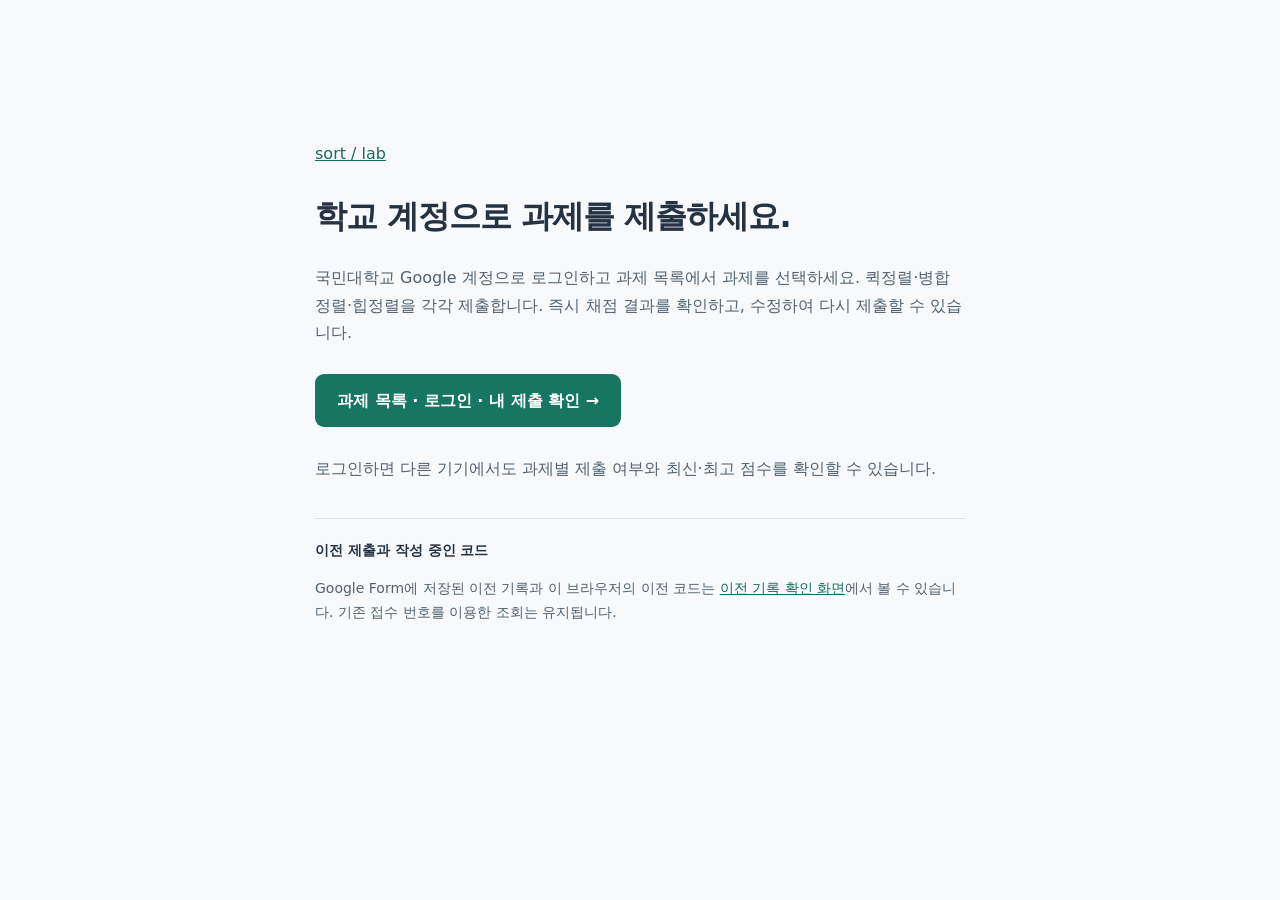
<file: assignments.html>
<!doctype html><html lang="ko"><head><meta charset="utf-8"><meta name="viewport" content="width=device-width,initial-scale=1"><title>구현 과제 · Sort Lab</title><style>body{font:16px/1.7 system-ui;color:#243244;background:#f7f9fc;margin:0}main{max-width:650px;margin:12vh auto;padding:32px}h1{font-size:32px;letter-spacing:-1px}p{color:#526170}.button{display:inline-block;background:#167662;color:white;padding:13px 22px;border-radius:9px;text-decoration:none;font-weight:650;margin:12px 0}a{color:#176c5a}aside{margin-top:36px;border-top:1px solid #dce4eb;padding-top:20px;font-size:14px}</style></head><body><main><a href="index.html">sort / lab</a><h1>학교 계정으로 과제를 제출하세요.</h1><p>국민대학교 Google 계정으로 로그인하고 과제 목록에서 과제를 선택하세요. 퀵정렬·병합정렬·힙정렬을 각각 제출합니다. 즉시 채점 결과를 확인하고, 수정하여 다시 제출할 수 있습니다.</p><a class="button" href="https://dmlab.kookmin.ac.kr:8766/assignments.html">과제 목록 · 로그인 · 내 제출 확인 →</a><p>로그인하면 다른 기기에서도 과제별 제출 여부와 최신·최고 점수를 확인할 수 있습니다.</p><aside><strong>이전 제출과 작성 중인 코드</strong><p>Google Form에 저장된 이전 기록과 이 브라우저의 이전 코드는 <a href="assignments-legacy.html">이전 기록 확인 화면</a>에서 볼 수 있습니다. 기존 접수 번호를 이용한 조회는 유지됩니다.</p></aside></main></body></html>
</file>
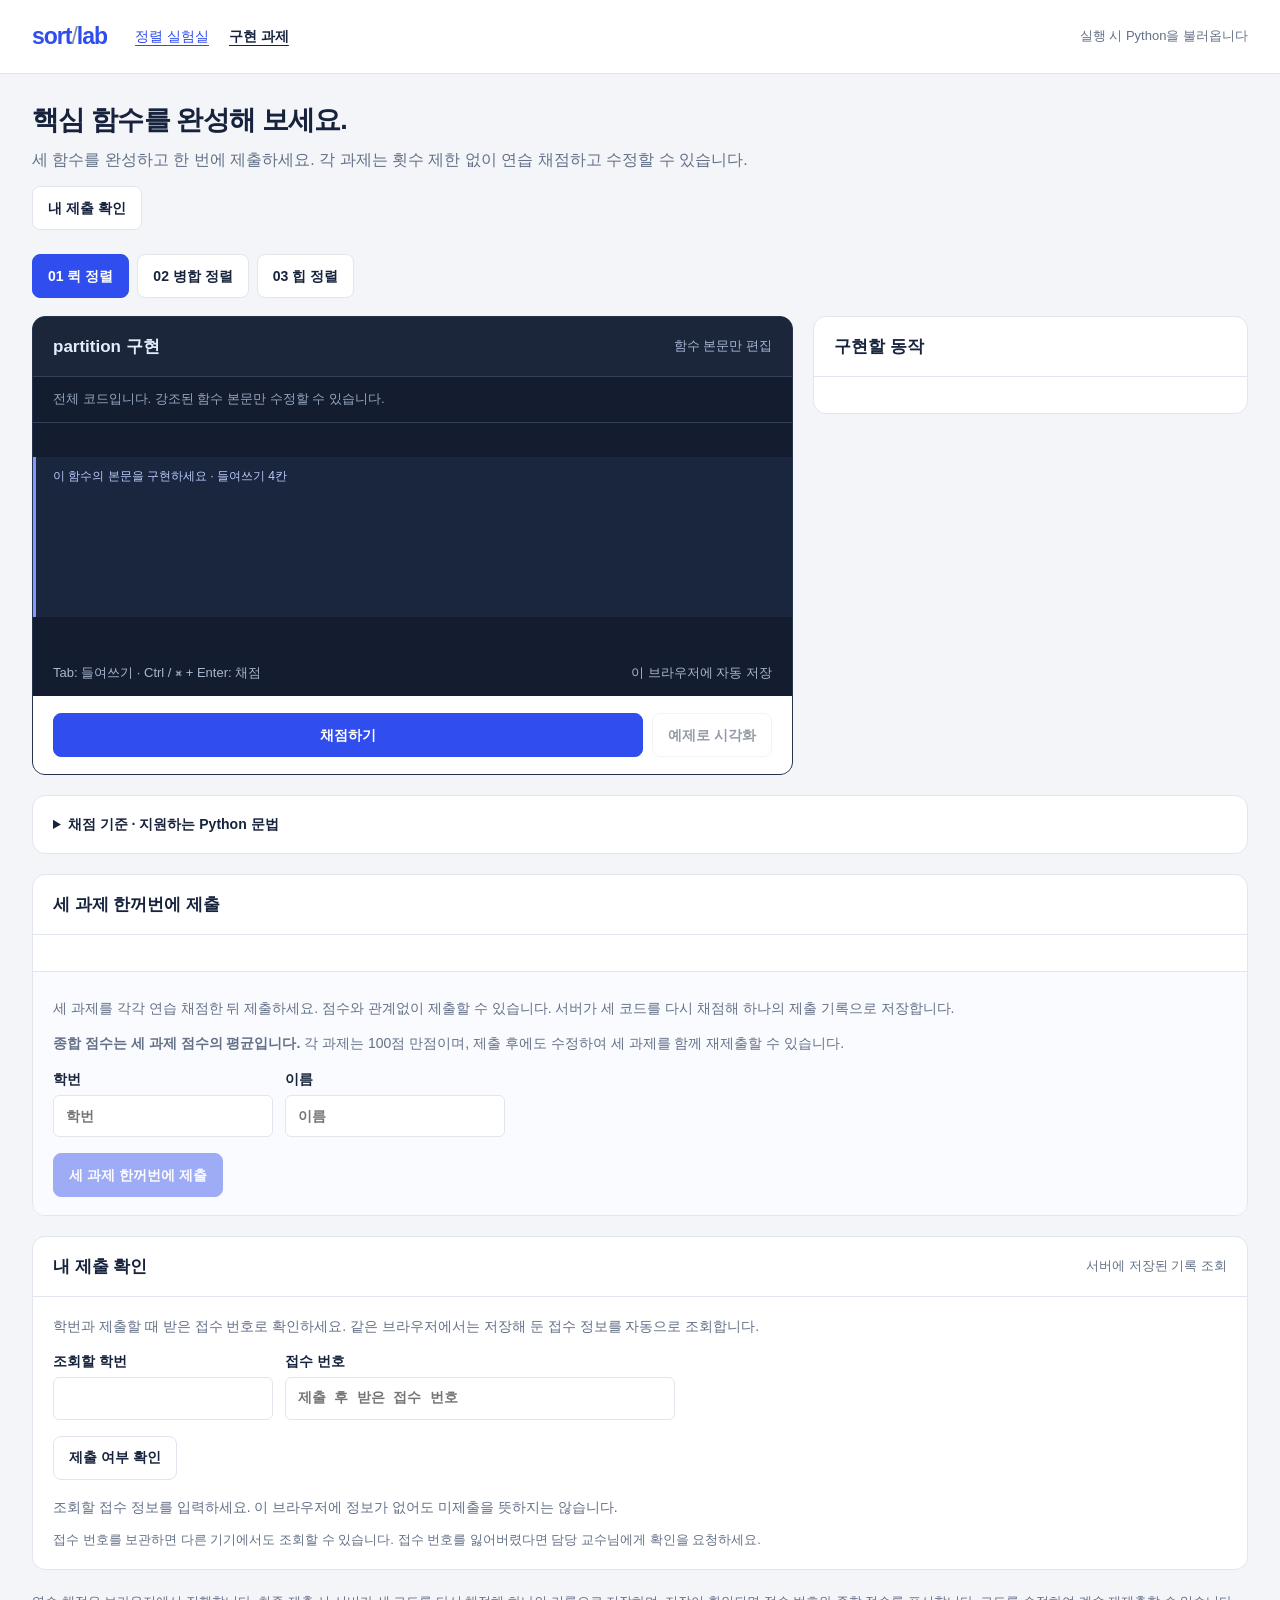
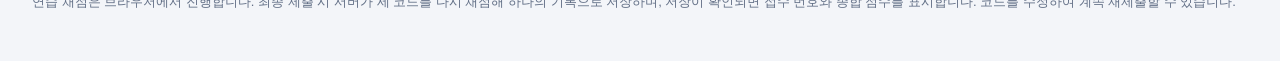
<file: assignments.template.html>
<!doctype html>
<html lang="ko">
<head>
<meta charset="utf-8"><meta name="viewport" content="width=device-width, initial-scale=1">
<meta name="description" content="partition, merge, siftdown 구현 과제. 함수와 전체 정렬의 정확성, 입력 크기별 연산 수를 즉시 채점합니다.">
<title>구현 과제 · Sort Lab</title>
<style>
:root{color-scheme:light;--blue:#304ded;--ink:#17233c;--muted:#637087;--line:#e1e6ee;--bg:#f3f5f9;--mono:ui-monospace,SFMono-Regular,Consolas,monospace}*{box-sizing:border-box}[hidden]{display:none!important}body{margin:0;background:var(--bg);color:var(--ink);font:16px/1.6 -apple-system,BlinkMacSystemFont,"Segoe UI","Noto Sans KR",sans-serif}button,a,input,textarea,select{font:inherit}button,a,input,textarea,select:focus-visible{outline-offset:3px}button{cursor:pointer;border:1px solid var(--line);border-radius:8px;padding:9px 15px;background:white;color:var(--ink);font-weight:600;min-height:44px;font-size:14px}button:hover{background:#eef1fc}button:disabled{opacity:.45;cursor:not-allowed}button.primary{background:var(--blue);color:white;border-color:var(--blue)}a{color:var(--blue);text-underline-offset:4px}header{background:white;border-bottom:1px solid var(--line);padding:18px 32px;display:flex;align-items:center;gap:28px}.brand{font-size:23px;font-weight:800;text-decoration:none;letter-spacing:-1px}.brand span{color:#8390a4;font-weight:400}nav{display:flex;gap:20px;font-size:14px}nav a[aria-current]{font-weight:700;color:var(--ink)}.runtime{margin-left:auto;color:var(--muted);font-size:13px}main{max-width:1440px;margin:auto;padding:28px 32px 48px}h1{font-size:27px;line-height:1.4;letter-spacing:-.8px;margin:0 0 7px}h2{font-size:17px;margin:0}h3{font-size:16px;margin:0 0 8px}p{margin:0}.intro{color:var(--muted)}.tabs{display:flex;gap:8px;margin:24px 0 18px;flex-wrap:wrap}.tabs button[aria-pressed=true]{background:var(--blue);color:white;border-color:var(--blue)}.workspace{display:grid;grid-template-columns:minmax(0,1.1fr) minmax(0,1fr);gap:20px;align-items:start}.panel{border:1px solid var(--line);border-radius:13px;background:white;overflow:hidden}.panel-head{padding:16px 20px;border-bottom:1px solid var(--line);display:flex;align-items:center;gap:10px;justify-content:space-between}.tag{font-size:13px;color:var(--muted)}.editor-panel{background:#141d30;border-color:#26334c;color:#e5ecff}.editor-panel .panel-head{border-color:#34415a;background:#1b263b}.editor-panel .tag{color:#a7b7d3}.signature{margin:0;padding:15px 20px 8px;color:#c8a4ff;font:14px/1.7 var(--mono);overflow:auto}.editor-label{display:block;font-size:13px;color:#96a6c1;padding:0 20px 7px}#body-code{display:block;width:100%;min-height:300px;resize:vertical;padding:12px 20px;border:0;border-top:1px solid #263147;border-bottom:1px solid #263147;background:#141d30;color:#e5ecff;tab-size:4;font:14px/1.7 var(--mono);white-space:pre;overflow:auto}#body-code:focus{outline:2px solid #7b91ff;outline-offset:-2px}.editor-footer{padding:12px 20px;color:#a8b7cf;font-size:13px;display:flex;justify-content:space-between;gap:12px}.actions{background:white;color:var(--ink);padding:17px 20px;display:flex;gap:9px;flex-wrap:wrap}.actions .primary{flex:1}.right{display:grid;gap:16px}.contract{padding:18px 20px;font-size:15px}.contract ul{padding-left:20px;margin:9px 0}.contract code,.criteria code{font-family:var(--mono);font-size:.9em;color:#435583}.locked{margin:0;padding:17px 20px;max-height:335px;overflow:auto;background:#f8faff;color:#445471;font:14px/1.65 var(--mono)}.criteria{margin-top:20px;padding:17px 20px;font-size:14px;color:var(--muted)}.criteria summary{font-weight:600;cursor:pointer;color:var(--ink)}.criteria p{margin:12px 0 6px}.criteria ul{padding-left:20px;margin:7px 0}.notice{margin:18px 0 0;padding:12px 16px;border-radius:8px;background:#eef2ff;color:#40528f;font-size:14px;white-space:pre-wrap}.notice.error{background:#fff0ef;color:#a34640}.results{margin-top:20px}.results .panel-head{align-items:baseline}.score{font:700 32px var(--mono);color:var(--blue)}.score small{font:14px sans-serif;color:var(--muted)}.score-grid{padding:18px 20px;display:grid;grid-template-columns:repeat(3,1fr);gap:16px}.category{border:1px solid var(--line);border-radius:9px;padding:14px}.category strong{display:block;font-size:21px;color:var(--ink)}.category span{font-size:14px;color:var(--muted)}.table-wrap{overflow-x:auto;padding:0 20px 18px}table{border-collapse:collapse;width:100%;font-size:14px;text-align:left}th,td{padding:9px 10px;border-bottom:1px solid var(--line)}th{background:#f7f9fd;color:#53647c;font-weight:600}.pass{color:#16755e}.fail{color:#b34a3d}.complex-note{font-size:14px;color:var(--muted);padding:0 20px 14px}.failures{padding:0 20px 18px}.failure{border:1px solid #ecd8d4;background:#fffafa;border-radius:8px;margin-top:10px;padding:12px 14px;font-size:14px}.failure summary{cursor:pointer;color:#9b4d40;font-weight:600}.failure pre{white-space:pre-wrap;overflow-wrap:anywhere;font:13px/1.65 var(--mono);margin:10px 0}.submission{padding:18px 20px;border-top:1px solid var(--line);background:#fafbff}.submission p{font-size:14px;color:var(--muted);margin:7px 0 13px}.button-row{display:flex;gap:9px;flex-wrap:wrap}#report-copy{width:100%;min-height:160px;font:13px/1.5 var(--mono);margin-top:12px;padding:10px;border:1px solid var(--line);border-radius:7px}.preview{margin-top:20px}.preview-controls{padding:16px 20px;display:flex;gap:10px;align-items:center;flex-wrap:wrap}.preview-controls label{font-size:14px;font-weight:600}.preview-controls input{flex:1;min-width:190px;border:1px solid var(--line);border-radius:7px;padding:10px;font:14px var(--mono)}iframe{width:100%;height:1040px;border:0;border-top:1px solid var(--line);display:block;background:var(--bg)}footer{margin-top:22px;color:var(--muted);font-size:13px}.stale{color:#a75b15;font-size:14px}button:focus-visible,a:focus-visible,input:focus-visible,summary:focus-visible{outline:3px solid #8098ff}@media(max-width:850px){.workspace{grid-template-columns:1fr}.score-grid{grid-template-columns:1fr}.locked{max-height:260px}.runtime{display:none}header{padding:16px 20px;gap:20px}main{padding:22px 16px 40px}h1{font-size:24px}}@media(max-width:450px){nav{gap:12px}.brand{font-size:21px}.tabs{gap:6px}.tabs button{padding:8px 10px;font-size:13px}.editor-footer{flex-wrap:wrap}.panel-head{padding:14px 16px}.signature{font-size:13px}#body-code{font-size:13px}.score{font-size:27px}}@media(prefers-reduced-motion:reduce){*{scroll-behavior:auto!important}}

/* One source view keeps the fixed scaffold next to the editable function. */
.workspace{grid-template-columns:minmax(0,1.75fr) minmax(260px,1fr)}
.editor-panel>.editor-label{padding:12px 20px;margin:0;border-bottom:1px solid #34415a}
.source-editor{max-height:820px;overflow:auto;padding:16px 0}
.fixed-source{margin:0;padding:0 20px;color:#a7b7d3;font:14px/1.7 var(--mono);white-space:pre;overflow-x:auto}
.editable-source{margin:18px 0;background:#19263d;border-left:3px solid #8098ff}
.editable-source .editor-label{padding:10px 17px 0;color:#bac9fb;font-size:12px}
.editable-source .signature{padding:6px 17px 0}
#body-code{background:transparent;padding:0 17px 12px;border:0;min-height:125px;resize:none;overflow-y:hidden}
/* The textarea owns editing and accessibility; the decorative layer adds color. */
.code-input{position:relative}
.code-highlight,#body-code{font:14px/1.7 var(--mono);font-variant-ligatures:none;letter-spacing:normal;tab-size:4;white-space:pre}
.code-highlight{position:absolute;inset:0;margin:0;padding:0 17px 12px;overflow:hidden;pointer-events:none;color:#e5ecff}
#body-code{position:relative;color:transparent;-webkit-text-fill-color:transparent;caret-color:#f4f7ff}
#body-code::selection{background:rgba(123,145,255,.35)}
.fixed-source,.signature{color:#d8e2f6;font-variant-ligatures:none}
.py-keyword{color:#c9a4ff}.py-function{color:#82caff}.py-builtin{color:#70ddd0}
.py-number,.py-constant{color:#ffc184}.py-string{color:#a5db98}.py-comment{color:#92a6c4}.py-operator{color:#80d9ea}
@media(max-width:450px){.code-highlight,#body-code{font-size:13px}}
@media(forced-colors:active){.code-highlight{display:none}#body-code{color:CanvasText;-webkit-text-fill-color:CanvasText;caret-color:CanvasText}}
@media(max-width:850px){.workspace{grid-template-columns:1fr}.right{grid-row:1}.source-editor{max-height:none}}
.batch-submission{margin-top:20px}.batch-summary{display:grid;grid-template-columns:repeat(3,minmax(0,1fr));gap:12px;padding:18px 20px}.batch-item{border:1px solid var(--line);border-radius:9px;padding:14px;display:grid;gap:7px}.batch-item strong{font-size:15px}.batch-item span{font-size:14px;color:var(--muted)}.batch-item button{justify-self:start;padding:4px 10px}.batch-item.ready{border-color:#a6d6c7;background:#f5fcf9}.batch-item .pass{color:#16755e}.batch-item .stale{color:#a75b15}@media(max-width:650px){.batch-summary{grid-template-columns:1fr}}
.history-shortcut{margin-top:14px}.submission-history{margin-top:20px;scroll-margin-top:20px}.history-body{padding:18px 20px}.history-body>p{font-size:14px;color:var(--muted)}.student-fields .receipt-field input{width:390px;max-width:100%;font-family:var(--mono)}.receipt-field{max-width:100%}.lookup-status{white-space:pre-wrap;margin-top:16px!important}.lookup-status.confirmed{background:#edf8f3;color:#16634e;padding:14px;border-radius:8px}.receipt-note{margin-top:12px!important;font-size:13px!important}.receipt-download{display:inline-flex;align-items:center;padding:9px 15px;border:1px solid var(--line);border-radius:8px;font-size:14px;font-weight:600;background:white;text-decoration:none}
.student-fields{display:flex;gap:12px;flex-wrap:wrap;margin:12px 0 16px}.student-fields label{font-size:14px;font-weight:600;display:grid;gap:5px}.student-fields input{border:1px solid var(--line);border-radius:6px;padding:9px 12px;width:220px;max-width:100%}#submission-status{white-space:pre-wrap}.submit-bridge{position:fixed;left:-10px;top:-10px;width:1px;height:1px;border:0;opacity:0;pointer-events:none}
</style>
</head>
<body>
<header><a class="brand" href="index.html">sort<span>/</span>lab</a><nav aria-label="메인 메뉴"><a href="index.html">정렬 실험실</a><a href="assignments.html" aria-current="page">구현 과제</a></nav><span id="runtime" class="runtime" role="status">실행 시 Python을 불러옵니다</span></header>
<main>
<h1>핵심 함수를 완성해 보세요.</h1><p class="intro">세 함수를 완성하고 한 번에 제출하세요. 각 과제는 횟수 제한 없이 연습 채점하고 수정할 수 있습니다.</p>
<p class="history-shortcut"><button id="show-submission-history">내 제출 확인</button></p>
<div class="tabs" aria-label="과제 선택"><button data-kind="partition" aria-pressed="true">01 퀵 정렬</button><button data-kind="merge" aria-pressed="false">02 병합 정렬</button><button data-kind="siftdown" aria-pressed="false">03 힙 정렬</button></div>
<div class="workspace">
  <section class="panel editor-panel"><div class="panel-head"><h2 id="task-title">partition 구현</h2><span class="tag">함수 본문만 편집</span></div><p class="editor-label">전체 코드입니다. 강조된 함수 본문만 수정할 수 있습니다.</p><div class="source-editor"><pre id="locked-before" class="fixed-source" aria-label="고정된 정렬 함수 · 수정 불가"></pre><div class="editable-source"><label class="editor-label" for="body-code">이 함수의 본문을 구현하세요 · 들여쓰기 4칸</label><pre id="signature" class="signature"></pre><div class="code-input"><pre id="body-highlight" class="code-highlight" aria-hidden="true"></pre><textarea id="body-code" spellcheck="false" autocapitalize="off" autocomplete="off" wrap="off" aria-describedby="editor-hint"></textarea></div></div><pre id="locked-after" class="fixed-source" aria-label="고정된 진입 함수 · 수정 불가"></pre></div><div class="editor-footer"><span id="editor-hint">Tab: 들여쓰기 · Ctrl / ⌘ + Enter: 채점</span><span id="draft-status">이 브라우저에 자동 저장</span></div><div class="actions"><button class="primary" id="grade">채점하기</button><button id="cancel" hidden>채점 중단</button><button id="preview-button" disabled>예제로 시각화</button></div></section>
  <div class="right"><section class="panel"><div class="panel-head"><h2>구현할 동작</h2><span class="tag" id="complexity-target"></span></div><div id="contract" class="contract"></div></section></div>
</div>
<details class="panel criteria"><summary>채점 기준 · 지원하는 Python 문법</summary><p><strong>함수 단독 정확성 40점 + 전체 정렬 정확성 40점 + 연산 수 기준 20점</strong>으로 채점합니다. 전체 정렬은 위의 고정 코드를 사용합니다. 함수가 빠르게 끝나더라도 결과가 틀리면 연산 수 점수를 받을 수 없습니다.</p><p>연산 수 검사는 n = 64, 128, 256, 512, 1024에서 진행합니다. 같은 크기의 여러 입력 중 가장 큰 연산 수를 표시합니다. 기준을 넘으면 해당 검사를 중단하므로 실패한 경우의 수치는 중단 시점까지의 연산 수입니다.</p><ul><li>partition / merge: <code>100n + 160</code>회 이하. n은 처리 구간의 길이입니다.</li><li>siftdown: <code>120⌈log₂(n + 1)⌉ + 120</code>회 이하. n은 size입니다. 루트와 내부 노드, 말단 노드에서 검사합니다.</li><li>문장·식 평가, 반복 진행, 대입·배열 접근을 셉니다. 슬라이스, 배열 복사·반복·연결, min/max의 비용도 원소 수만큼 더합니다. 고정 코드 자체의 연산은 제외합니다.</li><li>이 결과는 유한한 입력에서 공개된 연산 예산을 충족했는지 보여줍니다. 모든 입력에 대한 점근적 시간복잡도의 증명은 아닙니다.</li></ul><p>지원: 대입·교환, if/elif/else, for/while, break/continue, return, 기본 산술·비교, 리스트·튜플·인덱스·슬라이스, <code>len, range, min, max, abs, list, append</code>, 자기 재귀. import, 내장 정렬, 별도 함수·클래스 정의, 컴프리헨션은 사용할 수 없습니다. 배열 길이는 유지하세요. 재귀 깊이는 최대 100입니다.</p><p>문법과 코드를 제한한 실행기가 학생 함수를 평가합니다. 배열 원소는 숫자를 사용하며 보조 배열에는 임시로 None을 넣을 수 있습니다. 작성한 코드는 이 브라우저에 저장되며, 세 과제 일괄 제출 버튼을 눌러야 제출 기록이 남습니다.</p></details>
<div id="notice" class="notice" role="status" hidden></div>
<section id="results" class="panel results" hidden aria-label="채점 결과"><div class="panel-head"><h2><span id="result-kind">연습 채점 결과</span> <span id="stale" class="stale" hidden>코드가 변경됨 · 다시 채점하세요</span></h2><span class="score"><span id="score">0</span><small> / 100</small></span></div><div id="categories" class="score-grid"></div><p class="complex-note" id="complex-note"></p><div class="table-wrap"><table><caption class="tag">입력 크기별 학생 함수 연산 수</caption><thead><tr><th scope="col">n</th><th scope="col">최대 연산 수</th><th scope="col">허용 연산 수</th><th scope="col">정확성 + 예산</th></tr></thead><tbody id="measurements"></tbody></table></div><div id="failures" class="failures"></div></section>
<section id="batch-submission" class="panel batch-submission" aria-label="세 과제 일괄 제출"><div class="panel-head"><h2>세 과제 한꺼번에 제출</h2><span class="tag" id="batch-progress"></span></div><div id="batch-summary" class="batch-summary"></div><div class="submission"><p id="submission-help">세 과제를 각각 연습 채점한 뒤 제출하세요. 점수와 관계없이 제출할 수 있습니다. 서버가 세 코드를 다시 채점해 하나의 제출 기록으로 저장합니다.</p><p><strong>종합 점수는 세 과제 점수의 평균입니다.</strong> 각 과제는 100점 만점이며, 제출 후에도 수정하여 세 과제를 함께 재제출할 수 있습니다.</p><div class="student-fields"><label for="student-id">학번<input id="student-id" autocomplete="off" maxlength="24" placeholder="학번" required></label><label for="student-name">이름<input id="student-name" autocomplete="name" maxlength="60" placeholder="이름" required></label></div><div class="button-row"><button id="submit" class="primary" disabled>세 과제 한꺼번에 제출</button></div><p id="submission-status" role="status" hidden></p></div></section>
<section id="submission-history" class="panel submission-history" aria-label="내 제출 확인"><div class="panel-head"><h2>내 제출 확인</h2><span class="tag">서버에 저장된 기록 조회</span></div><div class="history-body"><p>학번과 제출할 때 받은 접수 번호로 확인하세요. 같은 브라우저에서는 저장해 둔 접수 정보를 자동으로 조회합니다.</p><div class="student-fields"><label for="lookup-student-id">조회할 학번<input id="lookup-student-id" autocomplete="off" maxlength="24"></label><label class="receipt-field" for="lookup-receipt-id">접수 번호<input id="lookup-receipt-id" autocomplete="off" autocapitalize="off" spellcheck="false" maxlength="36" placeholder="제출 후 받은 접수 번호"></label></div><div class="button-row"><button id="lookup-submit">제출 여부 확인</button><a id="receipt-download" class="receipt-download" hidden>접수증 저장</a><button id="forget-receipt" hidden>이 브라우저의 접수 정보 지우기</button></div><p id="lookup-status" class="lookup-status" role="status">조회할 접수 정보를 입력하세요. 이 브라우저에 정보가 없어도 미제출을 뜻하지는 않습니다.</p><p id="receipt-storage-note" class="receipt-note">접수 번호를 보관하면 다른 기기에서도 조회할 수 있습니다. 접수 번호를 잃어버렸다면 담당 교수님에게 확인을 요청하세요.</p></div></section>
<section id="preview" class="panel preview" hidden><div class="panel-head"><h2>작성한 코드로 전체 정렬 살펴보기</h2><span class="tag">고정 코드 + 내 함수</span></div><div class="preview-controls"><label for="preview-array">입력 배열</label><input id="preview-array" value="38, 15, 62, 27, 48, 9, 55, 21" aria-label="시각화할 배열"><button id="replay">실행 기록 만들기</button></div><div id="iframe-mount"></div></section>
<footer>연습 채점은 브라우저에서 진행합니다. 최종 제출 시 서버가 세 코드를 다시 채점해 하나의 기록으로 저장하며, 저장이 확인되면 접수 번호와 종합 점수를 표시합니다. 코드를 수정하여 계속 재제출할 수 있습니다.</footer>
</main>
<script id="assignment-engine" type="text/plain">
__ENGINE__
</script>
<script id="grade-worker" type="text/plain">
let runtime;
self.onmessage=async ({data})=>{
 let phase=runtime?'execute':'load';
 try{
  if(!runtime){importScripts(data.baseURL+'pyodide.js');runtime=await self.loadPyodide({indexURL:data.baseURL});self.postMessage({type:'ready'});}
  phase='execute';self.postMessage({type:'running'});
  const globals=runtime.toPy({_kind:data.kind,_body:data.body});
  try{const result=runtime.runPython(data.engine+'\njson.dumps(grade_assignment(_kind, _body), ensure_ascii=False)',{globals});self.postMessage({type:'result',payload:JSON.parse(result)});}
  finally{globals.destroy();}
 }catch(error){self.postMessage({type:'fatal',phase,message:String(error.message||error).slice(0,600)});}
};
</script>
<script>
'use strict';
const TASKS=__ASSIGNMENTS__;
const SUBMISSION=__SUBMIT_CONFIG__;
const KINDS=['partition','merge','siftdown'];
const TASK_LABELS={partition:'퀵 정렬 · partition',merge:'병합 정렬 · merge',siftdown:'힙 정렬 · siftdown'};
const $=id=>document.getElementById(id);
const esc=value=>String(value).replace(/[&<>"']/g,c=>({'&':'&amp;','<':'&lt;','>':'&gt;','"':'&quot;',"'":'&#39;'}[c]));
const PY_KEYWORDS=new Set('and as assert async await break class continue def del elif else except finally for from global if import in is lambda nonlocal not or pass raise return try while with yield'.split(' '));
const PY_BUILTINS=new Set('abs all any bool dict enumerate float int len list max min print range reversed round set sorted str sum tuple zip'.split(' '));
function highlightPython(source){
 // Match comments and strings first so their contents are never colored as code.
 const tokens=/#[^\r\n]*|(?:[rRuUbBfF]{1,2})?(?:"""[\s\S]*?(?:"""|$)|'''[\s\S]*?(?:'''|$)|"(?:\\[^\r\n]|[^"\\\r\n])*(?:"|(?=\r?\n)|$)|'(?:\\[^\r\n]|[^'\\\r\n])*(?:'|(?=\r?\n)|$))|\b(?:0[xX][\da-fA-F_]+|0[bB][01_]+|0[oO][0-7_]+)|(?:\b\d[\d_]*(?:\.[\d_]*)?|\.\d[\d_]*)(?:[eE][+-]?[\d_]+)?|[\p{L}_][\p{L}\p{N}_]*|[+\-*/%=<>!&|^~]+/gu;
 let html='',end=0;
 for(const match of source.matchAll(tokens)){
  const token=match[0],start=match.index;let kind='';
  if(token[0]==='#')kind='comment';
  else if(/^(?:[rRuUbBfF]{1,2})?["']/.test(token))kind='string';
  else if(/^(?:\d|\.\d)/.test(token))kind='number';
  else if(PY_KEYWORDS.has(token))kind='keyword';
  else if(['True','False','None'].includes(token))kind='constant';
  else if(PY_BUILTINS.has(token))kind='builtin';
  else if(/^[+\-*/%=<>!&|^~]+$/.test(token))kind='operator';
  else if(/^\s*\(/.test(source.slice(start+token.length)))kind='function';
  html+=esc(source.slice(end,start))+(kind?'<span class="py-'+kind+'">'+esc(token)+'</span>':esc(token));end=start+token.length;
 }
 return html+esc(source.slice(end));
}
function syncCodeScroll(){const editor=$('body-code'),layer=$('body-highlight');layer.scrollTop=editor.scrollTop;layer.scrollLeft=editor.scrollLeft;}
function colorBody(){const editor=$('body-code');$('body-highlight').innerHTML=highlightPython(editor.value)+'\n';syncCodeScroll();}

const CONTRACTS={
 partition:'<p><code>arr[l:r]</code>을 마지막 원소 <code>arr[r-1]</code>를 피벗으로 분할하세요.</p><ul><li>피벗의 최종 인덱스 p를 반환합니다.</li><li>arr[l:p]는 피벗 이하, arr[p+1:r]는 피벗보다 커야 합니다.</li><li>원소를 빠뜨리거나 추가하지 않고, 구간 밖 값은 유지합니다.</li></ul><p>0 ≤ l &lt; r ≤ len(arr)인 입력으로 호출합니다.</p>',
 merge:'<p>이미 정렬된 두 구간 <code>arr[l:m]</code>과 <code>arr[m:r]</code>을 병합하세요.</p><ul><li>arr[l:r]에 오름차순 결과를 씁니다. 반환값은 사용하지 않습니다.</li><li>보조 배열과 슬라이스를 사용할 수 있습니다.</li><li>구간 밖 원소와 전체 배열 길이는 유지합니다. 빈 구간도 처리하세요.</li></ul><p>0 ≤ l ≤ m ≤ r ≤ len(arr)인 입력으로 호출합니다.</p>',
 siftdown:'<p>배열의 <code>[0, size)</code> 영역을 최대 힙으로 사용합니다. root의 값을 아래로 내려 힙 조건을 복구하세요.</p><ul><li>왼쪽 자식은 2*root+1, 오른쪽 자식은 2*root+2입니다.</li><li>두 자식 서브트리는 이미 최대 힙입니다.</li><li>부모 ≥ 자식이 되도록 복구합니다. 반환값은 사용하지 않습니다.</li><li>root 서브트리 밖과 size 이후의 값은 유지합니다.</li></ul><p>size는 끝 인덱스(미포함)입니다. size = 0일 때도 처리하세요.</p>'
};
const STARTERS={partition:'    # 마지막 원소를 피벗으로 분할하고 인덱스를 반환하세요.\n    pass',merge:'    # 두 정렬된 구간을 병합하세요.\n    pass',siftdown:'    # root의 값을 아래로 내려 최대 힙을 복구하세요.\n    pass'};
const SOURCES=['https://cdn.jsdelivr.net/pyodide/v0.27.7/full/','https://unpkg.com/pyodide@0.27.7/'];
const app={kind:'partition',drafts:{},grades:{},busy:false,worker:null,workerURL:null,ready:false,source:0,generation:0,result:null,gradedBody:null,gradedKind:null,report:null,frame:null,pendingReplay:null};
function notice(message,error=false){$('notice').hidden=!message;$('notice').textContent=message;$('notice').className='notice'+(error?' error':'');}
function fitBody(){const editor=$('body-code');editor.style.height='auto';editor.style.height=Math.max(125,editor.scrollHeight)+'px';syncCodeScroll();}
function saveDraft(){app.drafts[app.kind]=$('body-code').value;try{localStorage.setItem('sortlab.assignment.'+app.kind,$('body-code').value);$('draft-status').textContent='이 브라우저에 저장됨';}catch{$('draft-status').textContent='현재 탭에서만 유지';}}
function selectTask(kind){
 if(app.busy||app.submitting)return; if(app.kind)saveDraft(); app.kind=kind;
 if(!(kind in app.drafts)){try{app.drafts[kind]=localStorage.getItem('sortlab.assignment.'+kind)||STARTERS[kind];}catch{app.drafts[kind]=STARTERS[kind];}}
 $('body-code').value=app.drafts[kind];$('signature').innerHTML=highlightPython(TASKS[kind].signature);$('task-title').textContent=kind+' 구현';$('complexity-target').textContent=TASKS[kind].complexity+' 목표';$('contract').innerHTML=CONTRACTS[kind];const [fixed,entry]=TASKS[kind].driver.split('\ndef sort(arr):');$('locked-before').innerHTML=highlightPython(fixed.trimEnd());$('locked-after').innerHTML=highlightPython('def sort(arr):'+entry);colorBody();fitBody();
 document.querySelectorAll('[data-kind]').forEach(b=>b.setAttribute('aria-pressed',String(b.dataset.kind===kind)));
 app.result=null;app.gradedBody=null;app.report=null;$('results').hidden=true;$('preview').hidden=true;if(app.frame){app.frame.remove();app.frame=null;}app.pendingReplay=null;notice('');updateButtons();
 const cached=app.grades[kind];if(cached)renderResult(cached.result,cached.body,kind,cached.official,true);
 history.replaceState(null,'','#'+kind);
}
function fresh(){return app.result&&app.gradedKind===app.kind&&app.gradedBody===$('body-code').value;}
function bodyFor(kind){return kind===app.kind?$('body-code').value:app.drafts[kind];}
function readyFor(kind){const g=app.grades[kind];return Boolean(g&&!g.result.error&&g.body===bodyFor(kind));}
function allReady(){return KINDS.every(readyFor);}
function renderBatch(){
 let count=0;
 $('batch-summary').innerHTML=KINDS.map(kind=>{
  const g=app.grades[kind],ready=readyFor(kind);if(ready)count++;
  const status=!g?'아직 연습 채점하지 않음':g.body!==bodyFor(kind)?'코드 변경됨 · 다시 채점하세요':g.result.error?'코드 오류 · 수정 후 채점하세요':(g.official?'서버 채점 ':'연습 채점 ')+g.result.score+' / 100점';
  return '<div class="batch-item'+(ready?' ready':'')+'"><strong>'+TASK_LABELS[kind]+'</strong><span class="'+(ready?'pass':'stale')+'">'+esc(status)+'</span><button data-open-task="'+kind+'"'+((app.busy||app.submitting)?' disabled':'')+'>'+ (kind===app.kind?'현재 과제':'코드 열기')+'</button></div>';
 }).join('');
 $('batch-progress').textContent=count+' / 3 제출 준비 완료';
}
function updateButtons(){
 const locked=app.busy||app.submitting,valid=fresh()&&!app.result.error&&!locked,recorded=app.recordedKey&&app.recordedKey===submissionKey();
 $('grade').disabled=locked;$('cancel').hidden=!app.busy;$('body-code').readOnly=locked;document.querySelectorAll('[data-kind]').forEach(b=>b.disabled=locked);
 $('preview-button').disabled=!valid;$('replay').disabled=!valid;$('submit').disabled=locked||app.lookupBusy||!allReady()||!SUBMISSION.url||Boolean(recorded);
 $('submit').textContent=app.submitting?'세 과제 서버 채점·저장 중…':recorded?'세 과제 제출 완료':'세 과제 한꺼번에 제출';
 $('student-id').disabled=locked;$('student-name').disabled=locked;$('stale').hidden=!app.result||fresh();$('grade').textContent=app.busy?'채점 중…':'이 과제 연습 채점';renderBatch();updateLookupButtons();
}
function discard(){if(app.worker)app.worker.terminate();if(app.workerURL)URL.revokeObjectURL(app.workerURL);app.worker=null;app.workerURL=null;app.ready=false;clearTimeout(app.timer);}
function stop(){app.generation++;discard();app.busy=false;app.result=null;app.report=null;$('results').hidden=true;$('runtime').textContent='채점 중단';notice('채점을 중단했습니다. 코드를 수정하고 다시 시도할 수 있습니다.');updateButtons();}
function renderResult(result,body,kind,official=false,quiet=false){
 app.grades[kind]={result,body,official};
 $('result-kind').textContent=official?'서버 채점 · 제출 결과':'연습 채점 결과';
 app.result=result;app.gradedBody=body;app.gradedKind=kind;$('results').hidden=false;$('score').textContent=result.score;
 $('categories').innerHTML=(result.groups||[]).map(g=>`<div class="category"><h3>${esc(g.name)}</h3><strong>${g.points} / ${g.max}</strong><span>${g.passed} / ${g.total} 검사 통과</span></div>`).join('');
 $('complex-note').textContent=TASKS[kind].complexity+' 목표에 대한 연산 예산 검사입니다. 슬라이스·복사 비용도 포함하며, 시간복잡도를 증명하는 검사는 아닙니다.';
 $('measurements').innerHTML=(result.complexity||[]).map(row=>`<tr><td>${row.n}</td><td>${row.ops.toLocaleString()}</td><td>${row.limit.toLocaleString()}</td><td class="${row.passed?'pass':'fail'}">${row.passed?'통과':'미충족'}</td></tr>${row.message?`<tr><td colspan="4" class="fail">${esc(row.message)}</td></tr>`:''}`).join('');
 $('failures').innerHTML=(result.failures||[]).map((f,i)=>`<details class="failure"${i===0?' open':''}><summary>${esc(f.group)} · 실패 사례 ${i+1}</summary><p>${esc(f.message)}</p><pre>입력: ${esc(JSON.stringify(f.input))}\n${f.full?'전체 sort(arr) 실행':'인수: '+esc(JSON.stringify(f.params))}\n실제 배열: ${esc(JSON.stringify(f.actual))}${f.returned!==null?'\n반환값: '+esc(JSON.stringify(f.returned)):''}</pre>${f.full?`<button data-failure="${i}">이 입력으로 시각화</button>`:''}</details>`).join('');
 if(!quiet)notice(result.error|| (result.score===100?'이 과제는 100점입니다. 세 과제를 모두 연습 채점한 뒤 아래에서 한꺼번에 제출하세요.':'실패 사례와 연산 수를 확인하고 수정해 보세요. 다시 채점해도 감점되지 않습니다.'),Boolean(result.error));updateButtons();
 if(SUBMISSION.url)ensureBridge().catch(()=>{});
}
function grade(){
 if(app.busy||app.submitting)return; const body=$('body-code').value,kind=app.kind;if(!body.trim()||body.length>12000){notice('함수 본문을 12,000자 이내로 작성하세요.',true);return;}
 saveDraft();app.busy=true;app.result=null;app.report=null;$('results').hidden=true;$('preview').hidden=true;updateButtons();notice(app.ready?'학생 함수를 채점하고 있습니다.':'Python을 불러오고 있습니다. 첫 실행은 잠시 걸릴 수 있습니다.');
 const generation=++app.generation,attempted=new Set();let phase=app.ready?'execute':'load';
 const active=()=>generation===app.generation&&app.busy;
 const fail=message=>{if(!active())return;discard();app.busy=false;notice(message,true);$('runtime').textContent='채점 오류';updateButtons();};
 const loadFail=message=>{if(!active())return;discard();const next=SOURCES.findIndex((_,i)=>!attempted.has(i));if(next<0){fail('Python을 불러오지 못했습니다. '+message);return;}app.source=next;notice('다른 경로에서 Python을 불러오고 있습니다.');start();};
 const watch=(ms,fn)=>{clearTimeout(app.timer);app.timer=setTimeout(()=>{if(active())fn();},ms);};
 const start=()=>{
  attempted.add(app.source);phase=app.ready?'execute':'load';$('runtime').textContent=app.ready?'채점 중':'Python 불러오는 중';
  if(!app.worker){try{app.workerURL=URL.createObjectURL(new Blob([$('grade-worker').textContent],{type:'text/javascript'}));app.worker=new Worker(app.workerURL);}catch(e){fail('실행기를 만들지 못했습니다. '+e.message);return;}}
  const worker=app.worker;
  worker.onmessage=({data})=>{if(!active()||worker!==app.worker)return;if(data.type==='ready'){app.ready=true;return;}if(data.type==='running'){phase='execute';$('runtime').textContent='채점 중';watch(30000,()=>fail('채점 실행 제한 시간을 넘겼습니다. 반복 조건을 확인하세요.'));return;}if(data.type==='fatal'){if(data.phase==='load'&&phase==='load')loadFail(data.message);else fail(data.message);return;}if(data.type==='result'){clearTimeout(app.timer);app.busy=false;$('runtime').textContent='채점 완료';renderResult(data.payload,body,kind);}};
  worker.onerror=e=>{e.preventDefault();if(!active()||worker!==app.worker)return;if(phase==='load')loadFail(e.message||'실행기 로딩 오류');else fail(e.message||'실행 오류');};
  watch(app.ready?30000:60000,()=>phase==='load'?loadFail('로딩 제한 시간 초과'):fail('채점 제한 시간 초과'));
  worker.postMessage({kind,body,engine:$('assignment-engine').textContent,baseURL:SOURCES[app.source]});
 };
 start();
}
function preview(){
 if(!fresh()||app.result.error)return;let values;try{const raw=$('preview-array').value.trim();values=raw.startsWith('[')?JSON.parse(raw):raw.split(',').map(v=>v.trim()===''?NaN:Number(v));if(!Array.isArray(values)||values.length>60||values.some(v=>typeof v!=='number'||!Number.isFinite(v)||Math.abs(v)>9999))throw Error();}catch{notice('시각화 배열에는 −9999부터 9999 사이 숫자를 최대 60개 입력하세요.',true);return;}
 app.pendingReplay={type:'sortlab-assignment-replay',code:TASKS[app.kind].signature+'\n'+app.gradedBody+'\n\n'+TASKS[app.kind].driver,values};$('preview').hidden=false;
 if(!app.frame){const iframe=document.createElement('iframe');iframe.title='내 함수와 고정 코드의 정렬 애니메이션';iframe.src='index.html?assignment-replay=1';app.frame=iframe;$('iframe-mount').append(iframe);}else sendReplay();
 $('preview').scrollIntoView({behavior:'smooth',block:'start'});
}
function sendReplay(){if(app.frame&&app.pendingReplay)app.frame.contentWindow.postMessage(app.pendingReplay,location.protocol==='file:'?'*':location.origin);}
window.addEventListener('message',event=>{if(event.source!==app.frame?.contentWindow)return;if(location.protocol!=='file:'&&event.origin!==location.origin)return;if(event.data?.type==='sortlab-replay-ready')sendReplay();});
function submissionKey(){return JSON.stringify({studentId:$('student-id').value.trim(),studentName:$('student-name').value.trim(),bodies:KINDS.map(bodyFor)});}
let bridgeWindow=null,bridgeOrigin=null,bridgePromise=null,bridgeFrame=null,bridgeChannel=null,bridgeResolve=null,bridgeReject=null,bridgeTimer=null,pendingSave=null,pendingLookup=null;
function ensureBridge(){
 if(bridgeWindow)return Promise.resolve();if(bridgePromise)return bridgePromise;
 bridgeChannel=crypto.randomUUID();
 bridgePromise=new Promise((resolve,reject)=>{bridgeResolve=resolve;bridgeReject=reject;});
 const url=new URL(SUBMISSION.url);url.searchParams.set('channel',bridgeChannel);url.searchParams.set('origin',location.origin);
 bridgeFrame=document.createElement('iframe');bridgeFrame.className='submit-bridge';bridgeFrame.title='과제 자동 제출 연결';bridgeFrame.setAttribute('aria-hidden','true');bridgeFrame.tabIndex=-1;bridgeFrame.src=url.href;document.body.append(bridgeFrame);
 bridgeTimer=setTimeout(()=>{bridgeFrame?.remove();bridgeFrame=null;bridgeWindow=null;bridgePromise=null;bridgeReject?.(new Error('제출 서버에 연결하지 못했습니다. 인터넷 연결을 확인한 뒤 다시 제출하세요.'));},30000);
 return bridgePromise;
}
window.addEventListener('message',event=>{
 const data=event.data;if(!data||data.channel!==bridgeChannel)return;
 let origin;try{origin=new URL(event.origin);}catch{return;}
 if(origin.protocol!=='https:'||!(origin.hostname==='script.google.com'||origin.hostname==='script.googleusercontent.com'||origin.hostname.endsWith('-script.googleusercontent.com')))return;
 if(data.type==='sortlab-submit-ready'&&!bridgeWindow){bridgeWindow=event.source;bridgeOrigin=event.origin;clearTimeout(bridgeTimer);bridgeResolve?.();return;}
 if(event.source!==bridgeWindow)return;
 if(pendingLookup&&data.requestId===pendingLookup.requestId){
  if(data.type==='sortlab-lookup-result'){clearTimeout(pendingLookup.timer);pendingLookup.resolve(data.status);pendingLookup=null;}
  else if(data.type==='sortlab-lookup-error'){clearTimeout(pendingLookup.timer);pendingLookup.reject(new Error(String(data.message||'조회 실패')));pendingLookup=null;}
  return;
 }
 if(!pendingSave||data.requestId!==pendingSave.requestId)return;
 if(data.type==='sortlab-submit-result'){
  if(!data.receipt||data.receipt.requestId!==pendingSave.requestId||typeof data.receipt.responseId!=='string'||!data.receipt.responseId)return;
  clearTimeout(pendingSave.timer);pendingSave.resolve(data.receipt);pendingSave=null;
 }else if(data.type==='sortlab-submit-error'){
  clearTimeout(pendingSave.timer);pendingSave.reject(new Error(String(data.message||'제출 실패')));pendingSave=null;
 }
});
function saveSubmission(payload){return new Promise((resolve,reject)=>{
 const timer=setTimeout(()=>{pendingSave=null;reject(new Error('저장 응답을 확인하지 못했습니다. 다시 제출하여 접수 결과를 확인하세요.'));},120000);
 pendingSave={resolve,reject,timer,requestId:payload.requestId};
 bridgeWindow.postMessage({type:'sortlab-submit',channel:bridgeChannel,payload},bridgeOrigin);
});}
async function submit(){
 if(!allReady()||app.busy||!SUBMISSION.url||app.submitting||app.lookupBusy)return;
 const studentId=$('student-id').value.trim(),studentName=$('student-name').value.trim();
 if(!/^[A-Za-z0-9-]{4,24}$/.test(studentId)){notice('학번을 입력하세요. 영문·숫자·하이픈 4~24자입니다.',true);$('student-id').focus();return;}
 if(!studentName||studentName.length>60||/^[=+@-]/.test(studentName)||/[\r\n\t]/.test(studentName)){notice('이름을 확인하세요.',true);$('student-name').focus();return;}
 const key=submissionKey();if(app.recordedKey===key)return;
 if(!app.attempt||app.attempt.key!==key)app.attempt={key,payload:{requestId:crypto.randomUUID(),studentId,studentName,reports:KINDS.map(kind=>({assignment:kind,code:TASKS[kind].signature+'\n'+bodyFor(kind)}))}};
 rememberReceipt({studentId,receiptId:app.attempt.payload.requestId});
 app.submitting=true;updateButtons();$('submission-status').hidden=false;$('submission-status').textContent='서버에서 세 코드를 다시 채점하고 하나의 제출 기록으로 저장하고 있습니다…';
 try{
  await ensureBridge();const receipt=await saveSubmission(app.attempt.payload);
  if(receipt.assignment!=='sorting-all'||!Array.isArray(receipt.results)||receipt.results.length!==3||!KINDS.every(kind=>receipt.results.filter(r=>r.kind===kind&&Number.isFinite(r.score)&&r.score>=0&&r.score<=100&&!r.error).length===1))throw new Error('세 과제의 서버 채점 결과를 확인하지 못했습니다.');
  const total=receipt.results.reduce((sum,r)=>sum+r.score,0);
  if(receipt.totalScore!==total||receipt.score!==Math.round(total/3*100)/100)throw new Error('종합 점수를 확인하지 못했습니다.');
  for(const result of receipt.results)app.grades[result.kind]={result,body:bodyFor(result.kind),official:true};
  const current=app.grades[app.kind];renderResult(current.result,current.body,app.kind,true,true);app.recordedKey=key;
  $('submission-status').hidden=false;
  $('submission-status').textContent='세 과제 제출 완료 · 종합 '+receipt.score+' / 100점\n'+KINDS.map(kind=>TASK_LABELS[kind]+' '+app.grades[kind].result.score+'점').join(' · ')+'\n'+new Date(receipt.submittedAt).toLocaleString('ko-KR')+' · 접수 번호 '+receipt.requestId;
  const verified={found:true,receiptId:receipt.requestId,responseId:receipt.responseId,submittedAt:receipt.submittedAt,assignment:receipt.assignment,score:receipt.score,scores:receipt.results.map(r=>({kind:r.kind,score:r.score}))};
  rememberReceipt({studentId,receiptId:receipt.requestId,responseId:receipt.responseId});renderReceipt(verified,studentId);
  notice('세 과제가 하나의 기록으로 제출되었습니다. 수정한 과제를 다시 연습 채점한 뒤 세 과제를 함께 재제출할 수 있습니다.');
 }catch(error){$('submission-status').textContent='일괄 제출을 확인하지 못했습니다. '+error.message;notice(error.message,true);}
 finally{app.submitting=false;updateButtons();}
}
const RECEIPT_STORAGE='sortlab.last-receipt.v1';
let savedReceipt=null,receiptDownloadURL=null;
function validReceiptQuery(value){return value&&typeof value.studentId==='string'&&/^[A-Za-z0-9-]{4,24}$/.test(value.studentId)&&typeof value.receiptId==='string'&&/^[a-f0-9]{8}-[a-f0-9]{4}-[a-f0-9]{4}-[a-f0-9]{4}-[a-f0-9]{12}$/.test(value.receiptId);}
function clearReceiptView(){
 $('show-submission-history').textContent='내 제출 확인';
 if(receiptDownloadURL)URL.revokeObjectURL(receiptDownloadURL);receiptDownloadURL=null;
 $('receipt-download').hidden=true;$('receipt-download').removeAttribute('href');$('lookup-status').className='lookup-status';
}
function rememberReceipt(query){
 savedReceipt={studentId:query.studentId,receiptId:query.receiptId};if(query.responseId)savedReceipt.responseId=query.responseId;
 $('lookup-student-id').value=query.studentId;$('lookup-receipt-id').value=query.receiptId;clearReceiptView();
 $('lookup-status').textContent='접수 정보를 저장했습니다. 서버 확인 후 제출 여부를 표시합니다.';
 try{localStorage.setItem(RECEIPT_STORAGE,JSON.stringify(savedReceipt));$('receipt-storage-note').textContent='접수 정보를 이 브라우저에 저장했습니다. 접수증을 보관하면 다른 기기에서도 조회할 수 있습니다. 공용 기기에서는 확인 후 접수 정보를 지우세요.';}
 catch{$('receipt-storage-note').textContent='이 브라우저에 접수 정보를 저장할 수 없습니다. 제출 확인 후 접수증을 저장하거나 접수 번호를 따로 보관하세요.';}
}
function updateLookupButtons(){
 const locked=Boolean(app.lookupBusy||app.submitting);
 $('lookup-submit').disabled=locked||!SUBMISSION.url;$('lookup-submit').textContent=app.lookupBusy?'서버에서 확인 중…':'제출 여부 확인';
 $('lookup-student-id').disabled=locked;$('lookup-receipt-id').disabled=locked;$('forget-receipt').disabled=locked;$('forget-receipt').hidden=!savedReceipt;
}
function renderReceipt(status,studentId){
 clearReceiptView();
 const batch=status.assignment==='sorting-all',time=new Date(status.submittedAt).toLocaleString('ko-KR');
 $('show-submission-history').textContent=batch?'내 제출 확인 · 제출 기록 있음':'내 제출 확인 · 개별 기록 있음';
 const lines=[batch?'제출 확인 완료 · 세 과제 일괄 제출':'제출 확인 완료 · 이전 방식의 개별 과제 제출','제출 시각: '+time,(batch?'종합 점수: ':'점수: ')+status.score+' / 100점',status.scores.map(r=>TASK_LABELS[r.kind]+' '+r.score+'점').join(' · '),'접수 번호: '+status.receiptId];
 $('lookup-status').textContent=lines.join('\n')+(batch?'\n이 접수에 저장된 결과입니다. 이후 수정한 코드는 다시 제출해야 합니다.':'\n개별 과제 기록이며, 세 과제 일괄 제출 완료를 뜻하지는 않습니다.');$('lookup-status').className='lookup-status confirmed';
 const text=['Sort Lab 과제 접수증','학번: '+studentId,...lines,'조회 주소: https://dm.kookmin.ac.kr/sorting/assignments.html','학번과 접수 번호로 서버 저장 여부를 다시 확인할 수 있습니다.'].join('\n');
 receiptDownloadURL=URL.createObjectURL(new Blob([text],{type:'text/plain;charset=utf-8'}));$('receipt-download').href=receiptDownloadURL;$('receipt-download').download='sortlab-receipt-'+status.receiptId+'.txt';$('receipt-download').hidden=false;
}
function requestLookup(payload){return new Promise((resolve,reject)=>{
 const timer=setTimeout(()=>{pendingLookup=null;reject(new Error('조회 응답을 받지 못했습니다. 잠시 후 다시 확인하세요.'));},45000);
 pendingLookup={resolve,reject,timer,requestId:payload.requestId};bridgeWindow.postMessage({type:'sortlab-lookup',channel:bridgeChannel,payload},bridgeOrigin);
});}
async function lookupReceipt(){
 if(app.lookupBusy||app.submitting||!SUBMISSION.url)return;
 const query={studentId:$('lookup-student-id').value.trim(),receiptId:$('lookup-receipt-id').value.trim().toLowerCase()};
 clearReceiptView();
 if(!validReceiptQuery(query)){$('lookup-status').textContent='학번과 접수 번호 형식을 확인하세요. 접수 번호는 제출할 때 받은 하이픈이 포함된 36자리입니다.';return;}
 if(savedReceipt?.studentId===query.studentId&&savedReceipt?.receiptId===query.receiptId&&savedReceipt.responseId)query.responseId=savedReceipt.responseId;
 app.lookupBusy=true;updateButtons();$('lookup-status').textContent='서버에 저장된 제출 기록을 확인하고 있습니다…';
 try{
  await ensureBridge();const status=await requestLookup({...query,requestId:crypto.randomUUID()});
  if(!status||typeof status.found!=='boolean')throw new Error('조회 결과를 확인하지 못했습니다.');
  if(!status.found){$('lookup-status').textContent='이 학번과 접수 번호에 일치하는 기록을 찾지 못했습니다. 입력값을 확인하세요. 다른 접수 번호로 제출한 기록이 있는지는 알 수 없습니다.';return;}
  const expected=status.assignment==='sorting-all'?KINDS:KINDS.includes(status.assignment)?[status.assignment]:[];
  if(status.receiptId!==query.receiptId||!status.responseId||!Number.isFinite(Date.parse(status.submittedAt))||!expected.length||!Array.isArray(status.scores)||status.scores.length!==expected.length||!expected.every(kind=>status.scores.filter(r=>r.kind===kind&&Number.isFinite(r.score)&&r.score>=0&&r.score<=100).length===1)||status.score!==Math.round(status.scores.reduce((sum,r)=>sum+r.score,0)/expected.length*100)/100)throw new Error('조회 결과를 확인하지 못했습니다.');
  rememberReceipt({...query,responseId:status.responseId});renderReceipt(status,query.studentId);
 }catch(error){$('lookup-status').textContent='제출 여부를 확인하지 못했습니다. '+error.message+' 이 안내는 미제출을 뜻하지 않습니다.';}
 finally{app.lookupBusy=false;updateButtons();}
}
$('lookup-submit').addEventListener('click',lookupReceipt);
$('show-submission-history').addEventListener('click',()=>{$('submission-history').scrollIntoView({behavior:'smooth',block:'start'});$('lookup-student-id').focus({preventScroll:true});});
for(const id of ['lookup-student-id','lookup-receipt-id']){
 $(id).addEventListener('input',()=>{clearReceiptView();$('lookup-status').textContent='입력한 정보로 제출 여부를 다시 확인하세요.';});
 $(id).addEventListener('keydown',event=>{if(event.key==='Enter'){event.preventDefault();lookupReceipt();}});
}
$('forget-receipt').addEventListener('click',()=>{
 try{localStorage.removeItem(RECEIPT_STORAGE);}catch{$('lookup-status').textContent='브라우저의 접수 정보를 지우지 못했습니다. 브라우저 설정에서 사이트 데이터를 지워 주세요.';return;}
 savedReceipt=null;clearReceiptView();$('lookup-student-id').value='';$('lookup-receipt-id').value='';$('lookup-status').textContent='이 브라우저의 접수 정보를 지웠습니다. 서버에 제출한 기록은 그대로 남아 있습니다.';$('receipt-storage-note').textContent='접수 번호를 보관하면 다른 기기에서도 조회할 수 있습니다.';updateLookupButtons();
});
['student-id','student-name'].forEach(id=>$(id).addEventListener('input',()=>{updateButtons();$('submission-status').hidden=true;}));
$('batch-summary').addEventListener('click',event=>{const button=event.target.closest('[data-open-task]');if(button){selectTask(button.dataset.openTask);$('task-title').scrollIntoView({block:'start'});}});
$('grade').addEventListener('click',grade);$('cancel').addEventListener('click',stop);$('preview-button').addEventListener('click',preview);$('replay').addEventListener('click',preview);$('submit').addEventListener('click',submit);
document.querySelectorAll('[data-kind]').forEach(b=>b.addEventListener('click',()=>selectTask(b.dataset.kind)));
$('failures').addEventListener('click',event=>{const button=event.target.closest('[data-failure]');if(button&&fresh()){const failure=app.result.failures[Number(button.dataset.failure)];$('preview-array').value=JSON.stringify(failure.input);preview();}});
$('body-code').addEventListener('scroll',syncCodeScroll);
window.addEventListener('resize',fitBody);
$('body-code').addEventListener('input',()=>{colorBody();fitBody();saveDraft();updateButtons();if(app.result)notice(fresh()?'':'코드가 변경되었습니다. 이 과제를 다시 연습 채점하세요.');$('submission-status').hidden=true;app.pendingReplay=null;if(app.frame){app.frame.remove();app.frame=null;}$('preview').hidden=true;});
$('body-code').addEventListener('keydown',event=>{if(app.busy||app.submitting)return;const el=event.target,start=el.selectionStart,end=el.selectionEnd;if(event.key==='Tab'){event.preventDefault();if(start===end&&!event.shiftKey)el.setRangeText('    ',start,end,'end');else{const begin=el.value.lastIndexOf('\n',start-1)+1;el.setRangeText(el.value.slice(begin,end).split('\n').map(line=>event.shiftKey?line.replace(/^ {1,4}/,''):'    '+line).join('\n'),begin,end,'select');}el.dispatchEvent(new Event('input'));}else if(event.key==='Enter'&&!event.ctrlKey&&!event.metaKey){event.preventDefault();const line=el.value.slice(0,start).split('\n').pop();el.setRangeText('\n'+line.match(/^ */)[0]+(line.trimEnd().endsWith(':')?'    ':''),start,end,'end');el.dispatchEvent(new Event('input'));}});
window.addEventListener('keydown',event=>{if((event.ctrlKey||event.metaKey)&&event.key==='Enter'){event.preventDefault();grade();}});window.addEventListener('pagehide',discard);
for(const kind of KINDS){try{app.drafts[kind]=localStorage.getItem('sortlab.assignment.'+kind)||STARTERS[kind];}catch{app.drafts[kind]=STARTERS[kind];}}
app.kind=null;selectTask(TASKS[location.hash.slice(1)]?location.hash.slice(1):'partition');
try{const stored=JSON.parse(localStorage.getItem(RECEIPT_STORAGE)||'null');if(validReceiptQuery(stored)){savedReceipt=stored;$('lookup-student-id').value=stored.studentId;$('lookup-receipt-id').value=stored.receiptId;lookupReceipt();}}catch{}
</script>
</body></html>
</file>
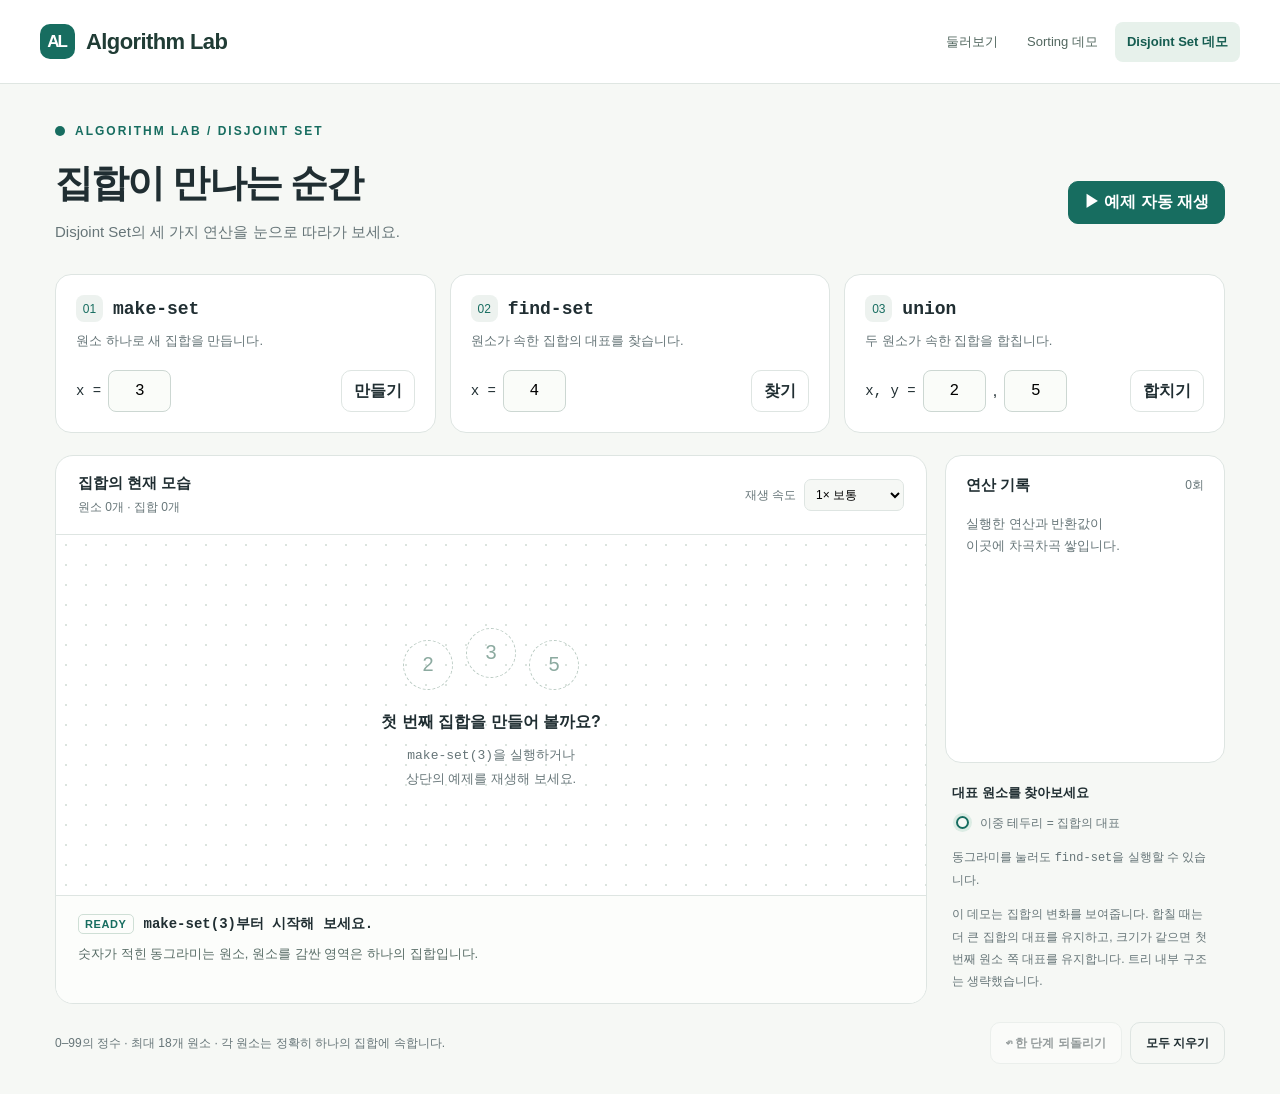
<file: disjoint-set.html>
<!doctype html>
<html lang="ko">
<head>
<meta charset="utf-8">
<meta name="viewport" content="width=device-width, initial-scale=1">
<title>Disjoint Set · Algorithm Lab</title>
<style>
:root{color-scheme:light;--ink:#202e32;--muted:#667578;--line:#dee5e2;--paper:#f6f8f5;--teal:#176d60;--duration:850ms;font-family:Inter,Pretendard,-apple-system,BlinkMacSystemFont,"Segoe UI",sans-serif;color:var(--ink);background:var(--paper)}
*{box-sizing:border-box}body{margin:0}button,input,select{font:inherit}button{cursor:pointer}button:disabled{cursor:default;opacity:.45}button,input,select{outline-offset:4px}button:focus-visible,input:focus-visible,select:focus-visible,[role=button]:focus-visible{outline:3px solid #358b7d}button{border:1px solid var(--line);border-radius:10px;background:white;color:var(--ink);padding:10px 15px;font-weight:600;min-height:42px;transition:background .18s}button:hover:not(:disabled){background:#edf2ef}.primary{background:var(--teal);border-color:var(--teal);color:white}.primary:hover:not(:disabled){background:#12564c}.quiet{background:transparent}code,.mono{font-family:"SFMono-Regular",Consolas,monospace}main{max-width:1250px;margin:auto;padding:40px 40px 30px}.eyebrow{display:flex;gap:10px;align-items:center;font-size:12px;letter-spacing:2px;font-weight:700;color:var(--teal)}.eyebrow:before{content:"";width:10px;height:10px;border-radius:50%;background:var(--teal)}header{display:flex;justify-content:space-between;align-items:center;gap:24px;margin:23px 0 30px}h1{font-size:38px;letter-spacing:-1.8px;line-height:1.2;margin:0 0 12px;font-weight:750}header p{color:var(--muted);font-size:15px;margin:0;line-height:1.7}.demo-button{white-space:nowrap}.operations{display:grid;grid-template-columns:repeat(3,1fr);gap:14px;margin-bottom:22px}.operation{background:white;border:1px solid var(--line);border-radius:16px;padding:20px}.operation-top{display:flex;align-items:center;gap:10px;margin-bottom:10px}.op-number{display:grid;place-items:center;font-size:12px;background:#edf2ef;color:var(--teal);width:27px;height:27px;border-radius:8px}.operation h2{font-size:18px;margin:0}.operation p{font-size:13px;color:var(--muted);margin:0 0 20px}.command{display:flex;gap:7px;align-items:center}.command label{font-family:"SFMono-Regular",Consolas,monospace;font-size:14px;white-space:nowrap}.command input{width:60px;min-width:0;height:42px;text-align:center;border:1px solid #ccd7d2;border-radius:8px;background:#fafcf9;font-family:monospace;font-size:16px;-moz-appearance:textfield}.command input::-webkit-inner-spin-button{appearance:none}.command button{margin-left:auto;padding:9px 12px}.workspace{display:grid;grid-template-columns:minmax(0,1fr) 280px;gap:18px}.stage-panel{border:1px solid var(--line);border-radius:18px;overflow:hidden;background:white}.stage-toolbar{display:flex;align-items:center;justify-content:space-between;gap:12px;padding:18px 22px;border-bottom:1px solid var(--line)}.stage-toolbar h2,.history-heading{font-size:15px;margin:0}.counts{font-size:12px;color:var(--muted);margin-top:6px}.stage-tools{display:flex;align-items:center;gap:8px}.stage-tools label{font-size:12px;color:var(--muted)}select{background:#f6f8f5;border:1px solid var(--line);border-radius:7px;padding:7px;font-size:12px}.canvas-wrap{position:relative;min-height:360px;background-image:radial-gradient(#dbe3de .8px,transparent .8px);background-size:20px 20px}svg{display:block;width:100%;overflow:visible}#empty{position:absolute;inset:0;display:flex;flex-direction:column;justify-content:center;align-items:center;text-align:center;pointer-events:none;padding:20px}#empty[hidden]{display:none}.empty-circles{display:flex;gap:13px;margin-bottom:22px}.empty-circles span{display:grid;place-items:center;width:50px;height:50px;border:1.5px dashed #b9cac2;border-radius:50%;color:#8caaa0;font-size:20px}.empty-circles span:nth-child(2){transform:translateY(-12px)}#empty strong{font-size:16px;font-weight:600}#empty p{color:var(--muted);font-size:13px;line-height:1.8;margin:10px 0 0}.status{border-top:1px solid var(--line);padding:18px 22px;min-height:108px;background:#fcfdfb}.status-top{display:flex;gap:10px;align-items:center;margin-bottom:9px}.status-tag{font-size:11px;font-weight:700;letter-spacing:.6px;color:var(--teal);border:1px solid #cfdfd6;border-radius:5px;padding:3px 6px}.status code{font-size:14px;font-weight:600}#explanation{font-size:13px;color:#586c66;line-height:1.7;margin:0}#error{font-size:13px;color:#aa3434;line-height:1.5;margin:12px 0 0}#error:empty{display:none}.side{display:flex;flex-direction:column;gap:18px}.history-panel{border:1px solid var(--line);border-radius:16px;background:white;padding:20px;flex:1;min-height:260px}.history-header{display:flex;justify-content:space-between;gap:10px;align-items:center;margin-bottom:18px}.history-header span{color:var(--muted);font-size:12px}#history{margin:0;padding:0;list-style:none;max-height:355px;overflow:auto}#history li{padding:11px 0;border-bottom:1px solid #edf0ed}#history code{font-size:12px;display:block;margin-bottom:5px}#history small{font-size:12px;color:var(--muted);line-height:1.5;display:block}.history-placeholder{font-size:13px;color:var(--muted);line-height:1.7}.note{padding:0 7px;color:var(--muted);font-size:12px;line-height:1.85}.note strong{display:block;color:var(--ink);font-size:13px;margin-bottom:7px}.legend{display:flex;align-items:center;gap:7px}.legend-dot{width:13px;height:13px;border:2px solid var(--teal);border-radius:50%;box-shadow:0 0 0 3px #dcece4;margin:3px 4px}.footer{display:flex;align-items:center;justify-content:space-between;gap:15px;margin-top:18px}.footer p{font-size:12px;color:var(--muted);margin:0;line-height:1.6}.footer-actions{display:flex;gap:8px}.footer-actions button{font-size:12px;white-space:nowrap}.set-box{transition:transform var(--duration) cubic-bezier(.22,.68,0,1),opacity .35s}.set-box rect{fill:var(--fill);stroke:var(--stroke);stroke-width:1.5;transition:width var(--duration),height var(--duration),stroke .25s,stroke-width .25s,fill .25s}.set-box.active rect{stroke:var(--strong);stroke-width:3;fill:var(--active-fill)}.set-box text{font-size:12px;font-weight:600;fill:var(--strong)}.set-box .set-state{font-size:11px;font-weight:500}.node{transition:transform var(--duration) cubic-bezier(.22,.68,0,1),opacity .35s;cursor:pointer;outline:none}.node .body{fill:white;stroke:var(--stroke);stroke-width:2;transition:stroke .2s,fill .2s}.node .halo{fill:none;stroke:var(--strong);stroke-width:2;opacity:0;transition:opacity .2s}.node.representative .halo{opacity:.4}.node.active .body{stroke:var(--strong);stroke-width:3;fill:var(--active-fill)}.node.target .halo,.node:focus-visible .halo{opacity:1;stroke-width:3}.node text{font-size:18px;font-weight:650;fill:var(--ink);text-anchor:middle;dominant-baseline:central;pointer-events:none}.node .rep-label{font-size:10px;font-weight:500;fill:var(--strong)}.sr-only{position:absolute;width:1px;height:1px;padding:0;margin:-1px;overflow:hidden;clip:rect(0,0,0,0);white-space:nowrap;border:0}
@media(min-width:1100px){.command input{width:63px}}
@media(max-width:1050px){main{padding:28px 24px}.workspace{grid-template-columns:minmax(0,1fr) 240px}.command{flex-wrap:wrap}.command button{flex-basis:100%;margin-top:5px}.operation p{min-height:32px;margin-bottom:12px}}
@media(max-width:760px){main{padding:25px 18px}h1{font-size:30px}header{align-items:flex-start;flex-direction:column;gap:18px;margin:20px 0 24px}.workspace{grid-template-columns:1fr}.side{display:grid;grid-template-columns:1fr 1fr;gap:18px}.history-panel{min-height:160px}#history{max-height:180px}.operation{padding:14px}.operation h2{font-size:14px}.operation-top{gap:6px}.command label{font-size:12px}.command input{width:47px}.op-number{width:22px;height:22px;flex-shrink:0}.operation p{font-size:12px;line-height:1.6}.operations{gap:8px}.note{padding:12px 0}.footer{align-items:flex-start;flex-direction:column}.stage-toolbar{padding:16px}.stage-tools label{display:none}}
@media(max-width:520px){.operations{grid-template-columns:1fr}.operation{display:grid;grid-template-columns:minmax(0,1fr) auto;gap:0 10px;padding:15px}.operation-top{grid-column:1;margin-bottom:7px}.operation p{grid-column:1;min-height:0;margin:0}.command{grid-column:2;grid-row:1 / 3;align-self:center;gap:5px;justify-content:flex-end}.command label{display:none}.command input{width:45px}.command button{flex-basis:auto;margin:0 0 0 2px;padding:8px 11px}.side{grid-template-columns:1fr}.note{padding:0 5px}.canvas-wrap{min-height:320px}.stage-tools{gap:4px}.stage-tools select{max-width:80px}.status{padding:16px}.status code{font-size:12px}}
@media(prefers-reduced-motion:reduce){*,*:before,*:after{transition:none!important;animation:none!important}}
</style>
<meta name="description" content="make-set, find-set, union을 직접 실행하며 서로소 집합의 변화를 살펴보는 애니메이션 데모.">
<link rel="stylesheet" href="lab-nav.css?v=20261026-2">
</head>
<body>
<header class="al-header topbar"><a class="al-brand" href="lab.html" aria-label="Algorithm Lab 홈"><span class="al-mark" aria-hidden="true">AL</span>Algorithm Lab</a><nav class="al-nav" aria-label="데모 메뉴"><a href="lab.html">둘러보기</a><a href="index.html">Sorting 데모</a><a href="disjoint-set.html" aria-current="page">Disjoint Set 데모</a></nav></header>
<main>
  <div class="eyebrow">ALGORITHM LAB / DISJOINT SET</div>
  <header><div><h1>집합이 만나는 순간</h1><p>Disjoint Set의 세 가지 연산을 눈으로 따라가 보세요.</p></div><button id="demo" class="demo-button primary">▶ 예제 자동 재생</button></header>
  <section class="operations" aria-label="집합 연산">
    <form class="operation" id="make-form"><div class="operation-top"><span class="op-number">01</span><h2 class="mono">make-set</h2></div><p>원소 하나로 새 집합을 만듭니다.</p><div class="command"><label for="make-x">x =</label><input id="make-x" type="number" min="0" max="99" value="3" required aria-label="만들 원소"><button type="submit">만들기</button></div></form>
    <form class="operation" id="find-form"><div class="operation-top"><span class="op-number">02</span><h2 class="mono">find-set</h2></div><p>원소가 속한 집합의 대표를 찾습니다.</p><div class="command"><label for="find-x">x =</label><input id="find-x" type="number" min="0" max="99" value="4" required aria-label="찾을 원소"><button type="submit">찾기</button></div></form>
    <form class="operation" id="union-form"><div class="operation-top"><span class="op-number">03</span><h2 class="mono">union</h2></div><p>두 원소가 속한 집합을 합칩니다.</p><div class="command"><label for="union-x">x, y =</label><input id="union-x" type="number" min="0" max="99" value="2" required aria-label="합칠 첫 번째 원소"><span aria-hidden="true">,</span><input id="union-y" type="number" min="0" max="99" value="5" required aria-label="합칠 두 번째 원소"><button type="submit">합치기</button></div></form>
  </section>
  <div class="workspace">
    <section class="stage-panel" aria-label="집합 시각화">
      <div class="stage-toolbar"><div><h2>집합의 현재 모습</h2><div id="counts" class="counts">원소 0개 · 집합 0개</div></div><div class="stage-tools"><label for="speed">재생 속도</label><select id="speed" aria-label="재생 속도"><option value="0.5">0.5× 느리게</option><option value="1" selected>1× 보통</option><option value="2">2× 빠르게</option></select></div></div>
      <div class="canvas-wrap" id="canvas-wrap"><svg id="canvas" role="group" aria-labelledby="canvas-title canvas-desc"><title id="canvas-title">서로소 집합의 원소와 대표</title><desc id="canvas-desc">아직 원소가 없습니다.</desc><g id="sets"></g><g id="nodes"></g></svg><div id="empty"><div class="empty-circles" aria-hidden="true"><span>2</span><span>3</span><span>5</span></div><strong>첫 번째 집합을 만들어 볼까요?</strong><p><code>make-set(3)</code>을 실행하거나<br>상단의 예제를 재생해 보세요.</p></div></div>
      <div class="status" role="status" aria-live="polite" aria-atomic="true"><div class="status-top"><span id="phase" class="status-tag">READY</span><code id="current">make-set(3)부터 시작해 보세요.</code></div><p id="explanation">숫자가 적힌 동그라미는 원소, 원소를 감싼 영역은 하나의 집합입니다.</p></div>
    </section>
    <aside class="side"><section class="history-panel"><div class="history-header"><h2 class="history-heading">연산 기록</h2><span id="history-count">0회</span></div><p id="history-empty" class="history-placeholder">실행한 연산과 반환값이<br>이곳에 차곡차곡 쌓입니다.</p><ol id="history" reversed aria-label="최근 연산부터 표시"></ol></section><div class="note"><strong>대표 원소를 찾아보세요</strong><div class="legend"><span class="legend-dot" aria-hidden="true"></span><span>이중 테두리 = 집합의 대표</span></div><p>동그라미를 눌러도 <code>find-set</code>을 실행할 수 있습니다.</p><p>이 데모는 집합의 변화를 보여줍니다. 합칠 때는 더 큰 집합의 대표를 유지하고, 크기가 같으면 첫 번째 원소 쪽 대표를 유지합니다. 트리 내부 구조는 생략했습니다.</p></div></aside>
  </div>
  <p id="error" role="alert"></p>
  <div class="footer"><p>0–99의 정수 · 최대 18개 원소 · 각 원소는 정확히 하나의 집합에 속합니다.</p><div class="footer-actions"><button id="undo" disabled>↶ 한 단계 되돌리기</button><button id="reset" class="quiet">모두 지우기</button></div></div>
</main>
<script>
(() => {
  'use strict';
  const $ = id => document.getElementById(id);
  const NS = 'http://www.w3.org/2000/svg';
  const colors = [
    ['#edf5ef','#a6c9b4','#316d50','#dceee2'],
    ['#edf1fc','#b1bee2','#526ba5','#dfe7fc'],
    ['#fbf1e8','#dfc19e','#906332','#f7e4cd'],
    ['#f5eef8','#cab2d8','#825a9e','#ecddf3'],
    ['#eaf4f6','#a2c9d0','#377785','#d7edf1'],
    ['#fbefef','#ddbbbb','#a16060','#f5dede']
  ];
  let groups = [], records = [], snapshots = [], colorIndex = 0, busy = false, generation = 0;
  let active = new Set(), targets = new Set(), activeLabel = '';
  const reduced = matchMedia('(prefers-reduced-motion: reduce)');
  const cancel = Symbol('cancel');
  const copy = () => ({groups:groups.map(g => ({...g,members:[...g.members]})),colorIndex,records:records.map(r=>({...r}))});
  const groupOf = x => groups.find(g => g.members.includes(x));
  const membersText = g => `{${g.members.join(', ')}}`;
  const count = () => groups.reduce((n,g)=>n+g.members.length,0);
  function element(tag, attrs={}, text='') { const el=document.createElementNS(NS,tag); for(const [k,v] of Object.entries(attrs))el.setAttribute(k,v);if(text)el.textContent=text;return el; }
  function palette(el,index) { const c=colors[index%colors.length];['--fill','--stroke','--strong','--active-fill'].forEach((k,i)=>el.style.setProperty(k,c[i])); }
  function duration(){return (reduced.matches?0:850)/Number($('speed').value);}
  function paint() {
    document.documentElement.style.setProperty('--duration',duration()+'ms');
    const width=$('canvas-wrap').clientWidth, margin=20, gap=18, available=width-2*margin;
    let x=margin,y=24,rowHeight=0;
    const positions=new Map(), existingGroups=new Set();
    for(const group of groups){
      const columns=Math.min(group.members.length,Math.max(1,Math.floor((available-30)/64)));
      const w=Math.min(available,Math.max(144,columns*64+30)),h=71+Math.ceil(group.members.length/columns)*76;
      if(x+w>width-margin+1 && x>margin){x=margin;y+=rowHeight+gap;rowHeight=0;}
      existingGroups.add(String(group.root));
      let box=$('sets').querySelector(`[data-root="${group.root}"]`);
      if(!box){box=element('g',{'data-root':group.root,class:'set-box'});box.append(element('rect',{rx:24}),element('text',{x:18,y:26}),element('text',{x:18,y:44,class:'set-state'}));$('sets').append(box);box.style.opacity='0';requestAnimationFrame(()=>box.style.opacity='1');}
      palette(box,group.color);box.classList.toggle('active',active.has(group.root));box.style.transform=`translate(${x}px,${y}px)`;
      box.children[0].setAttribute('width',w);box.children[0].setAttribute('height',h);
      box.children[1].textContent=`대표 ${group.root} · ${group.members.length}개`;
      box.children[2].textContent=active.has(group.root)?activeLabel:'';
      const ordered=[group.root,...group.members.filter(n=>n!==group.root).sort((a,b)=>a-b)];
      ordered.forEach((n,i)=>{const row=Math.floor(i/columns),rowN=Math.min(columns,ordered.length-row*columns);positions.set(n,{x:x+w/2+(i%columns-(rowN-1)/2)*64,y:y+79+row*76,group});});
      x+=w+gap;rowHeight=Math.max(rowHeight,h);
    }
    for(const box of [...$('sets').children])if(!existingGroups.has(box.dataset.root))box.remove();
    for(const node of [...$('nodes').children])if(!positions.has(Number(node.dataset.value)))node.remove();
    for(const [value,pos] of positions){
      let node=$('nodes').querySelector(`[data-value="${value}"]`),fresh=!node;
      if(fresh){node=element('g',{'data-value':value,class:'node',role:'button',tabindex:'0'});node.append(element('circle',{r:27,class:'halo'}),element('circle',{r:22,class:'body'}),element('text',{},String(value)),element('text',{y:39,class:'rep-label'}));$('nodes').append(node);node.style.opacity='0';node.style.transform=`translate(${pos.x}px,${pos.y+20}px)`;node.addEventListener('click',()=>run('find',value));node.addEventListener('keydown',event=>{if(event.key==='Enter'||event.key===' '){event.preventDefault();run('find',value);}});}
      palette(node,pos.group.color);node.setAttribute('aria-label',`원소 ${value}, 대표 ${pos.group.root}. 집합 찾기`);node.setAttribute('aria-disabled',String(busy));
      node.classList.toggle('representative',value===pos.group.root);node.classList.toggle('active',active.has(pos.group.root));node.classList.toggle('target',targets.has(value));node.children[3].textContent=value===pos.group.root?'대표':'';
      const move=()=>{node.style.transform=`translate(${pos.x}px,${pos.y}px)`;node.style.opacity='1';};
      if(fresh){node.getBoundingClientRect();requestAnimationFrame(move);}else move();
    }
    const height=Math.max(width<500?320:360,y+rowHeight+24);$('canvas').setAttribute('height',height);$('canvas').setAttribute('viewBox',`0 0 ${width} ${height}`);
    $('empty').hidden=groups.length>0;$('counts').textContent=`원소 ${count()}개 · 집합 ${groups.length}개`;
    $('canvas-desc').textContent=groups.length?groups.map(g=>`대표 ${g.root}: ${membersText(g)}`).join('; '):'아직 원소가 없습니다.';
  }
  function highlight(roots=[],values=[],label='선택된 집합'){active=new Set(roots);targets=new Set(values);activeLabel=label;paint();}
  function status(phase,command,message){$('phase').textContent=phase;$('current').textContent=command;$('explanation').textContent=message;}
  function controls(){for(const control of document.querySelectorAll('.operations input,.operations button,#demo'))control.disabled=busy;$('undo').disabled=busy||!snapshots.length;for(const node of $('nodes').children)node.setAttribute('aria-disabled',String(busy));}
  function history(){ $('history').replaceChildren();for(const record of [...records].reverse()){const li=document.createElement('li'),code=document.createElement('code'),small=document.createElement('small');code.textContent=record.command;small.textContent=record.result;li.append(code,small);$('history').append(li);}$('history-count').textContent=`${records.length}회`;$('history-empty').hidden=records.length>0; }
  async function wait(ms,token){await new Promise(resolve=>setTimeout(resolve,(reduced.matches?Math.min(ms,180):ms)/Number($('speed').value)));if(token!==generation)throw cancel;}
  function validate(kind,x,y){if(!Number.isInteger(x)||x<0||x>99||(kind==='union'&&(!Number.isInteger(y)||y<0||y>99)))return '0부터 99까지의 정수를 입력해 주세요.';if(kind==='make'){if(groupOf(x))return `${x}는 이미 존재합니다. 같은 원소를 다시 만들 수 없습니다.`;if(count()>=18)return '화면에는 최대 18개 원소를 만들 수 있습니다. 되돌리기 또는 모두 지우기를 이용해 주세요.';}else{const missing=[x,...(kind==='union'?[y]:[])].filter(n=>!groupOf(n));if(missing.length)return `원소 ${[...new Set(missing)].join(', ')}이(가) 없습니다. make-set으로 먼저 만들어 주세요.`;}return '';}
  async function operate(kind,x,y,token){
    const problem=validate(kind,x,y);if(problem){$('error').textContent=problem;return false;}
    $('error').textContent='';const before=copy();let result;
    const command=kind==='make'?`make-set(${x})`:kind==='find'?`find-set(${x})`:`union(${x}, ${y})`;
    if(kind==='make'){
      groups.push({root:x,members:[x],color:colorIndex++});highlight([x],[x],'새로운 집합');status('CREATE',command,`${x} 하나만 포함하는 집합 {${x}}을 만듭니다. 대표는 자기 자신 ${x}입니다.`);await wait(1050,token);result=`새 집합 {${x}} 생성 · 대표 ${x}`;
    }else if(kind==='find'){
      const g=groupOf(x);highlight([], [x]);status('1 / 2',command,`원소 ${x}가 어느 집합에 속하는지 확인합니다.`);await wait(700,token);highlight([g.root],[x,g.root],'찾은 집합');status('2 / 2',`${command} → ${g.root}`,`${x}가 속한 집합은 ${membersText(g)}입니다. 대표 원소 ${g.root}를 반환합니다.`);await wait(1100,token);result=`반환값 ${g.root} · 집합 ${membersText(g)}`;
    }else{
      let a=groupOf(x),b=groupOf(y);highlight([a.root,b.root],[x,y],a===b?'이미 같은 집합':'합칠 집합');
      status('1 / 3',command,`find-set(${x}) = ${a.root}, find-set(${y}) = ${b.root}. 두 원소의 대표를 확인합니다.`);await wait(1000,token);
      if(a===b){status('SAME SET',command,`두 원소가 이미 같은 집합 ${membersText(a)}에 있습니다. 집합은 바뀌지 않습니다.`);result=`이미 같은 집합 · 대표 ${a.root}`;await wait(650,token);}
      else{
        if(a.members.length<b.members.length)[a,b]=[b,a];
        status('2 / 3',command,`대표 ${b.root}의 집합을 대표 ${a.root}의 집합으로 옮깁니다. 모든 원소가 함께 이동합니다.`);
        a.members=[...a.members,...b.members].sort((m,n)=>m-n);groups=groups.filter(g=>g!==b);highlight([a.root],[a.root],'하나로 합쳐진 집합');await wait(1250,token);
        status('3 / 3',command,`이제 ${membersText(a)}은 하나의 집합입니다. 대표는 ${a.root}이고, 집합 수는 1개 줄었습니다.`);result=`집합 ${membersText(a)} · 대표 ${a.root}`;await wait(450,token);
      }
    }
    if(token!==generation)throw cancel;snapshots.push(before);records.push({command,result});history();if(kind==='make')status('DONE',command,`${x}만 포함하는 새 집합이 만들어졌습니다. 다른 원소도 만든 뒤 합쳐 보세요.`);return true;
  }
  async function run(kind,x,y){if(busy)return;busy=true;controls();const token=generation;try{await operate(kind,x,y,token);}catch(error){if(error!==cancel){$('error').textContent='연산을 완료하지 못했습니다. 다시 시도해 주세요.';console.error(error);}}finally{if(token===generation){busy=false;controls();}}}
  for(const [id,kind,first,second] of [['make-form','make','make-x'],['find-form','find','find-x'],['union-form','union','union-x','union-y']]){$(id).addEventListener('submit',event=>{event.preventDefault();run(kind,Number($(first).value),second?Number($(second).value):undefined);});}
  function reset(){generation++;groups=[];records=[];snapshots=[];colorIndex=0;busy=false;highlight();history();controls();$('error').textContent='';$('demo').textContent='▶ 예제 자동 재생';status('READY','make-set(3)부터 시작해 보세요.','숫자가 적힌 동그라미는 원소, 원소를 감싼 영역은 하나의 집합입니다.');}
  $('reset').addEventListener('click',reset);
  $('undo').addEventListener('click',()=>{if(busy||!snapshots.length)return;const saved=snapshots.pop();groups=saved.groups;colorIndex=saved.colorIndex;records=saved.records;highlight();history();controls();$('error').textContent='';status('UNDO','이전 상태로 돌아왔습니다.','마지막 연산을 실행하기 전의 집합으로 복원했습니다.');});
  $('speed').addEventListener('change',()=>document.documentElement.style.setProperty('--duration',duration()+'ms'));
  $('demo').addEventListener('click',async()=>{
    if(busy)return;reset();busy=true;controls();const token=generation;$('demo').textContent='재생 중 · 모두 지우기로 중지';
    const sequence=[['make',3],['make',2],['make',4],['make',5],['make',6],['union',2,4],['union',5,6],['find',4],['union',2,5],['find',4]];
    try{for(const [kind,x,y] of sequence){if(kind==='make')$('make-x').value=x;if(kind==='find')$('find-x').value=x;if(kind==='union'){$('union-x').value=x;$('union-y').value=y;}await operate(kind,x,y,token);await wait(400,token);}status('FINISHED','find-set(4) → 2','예제 완료! {3}과 {2, 4, 5, 6}, 두 집합이 남았습니다. 원하는 연산을 이어서 실행해 보세요.');}
    catch(error){if(error!==cancel)console.error(error);}finally{if(token===generation){busy=false;controls();$('demo').textContent='↻ 예제 다시 재생';}}
  });
  new ResizeObserver(paint).observe($('canvas-wrap'));paint();controls();
})();
</script>
</body>
</html>
</file>
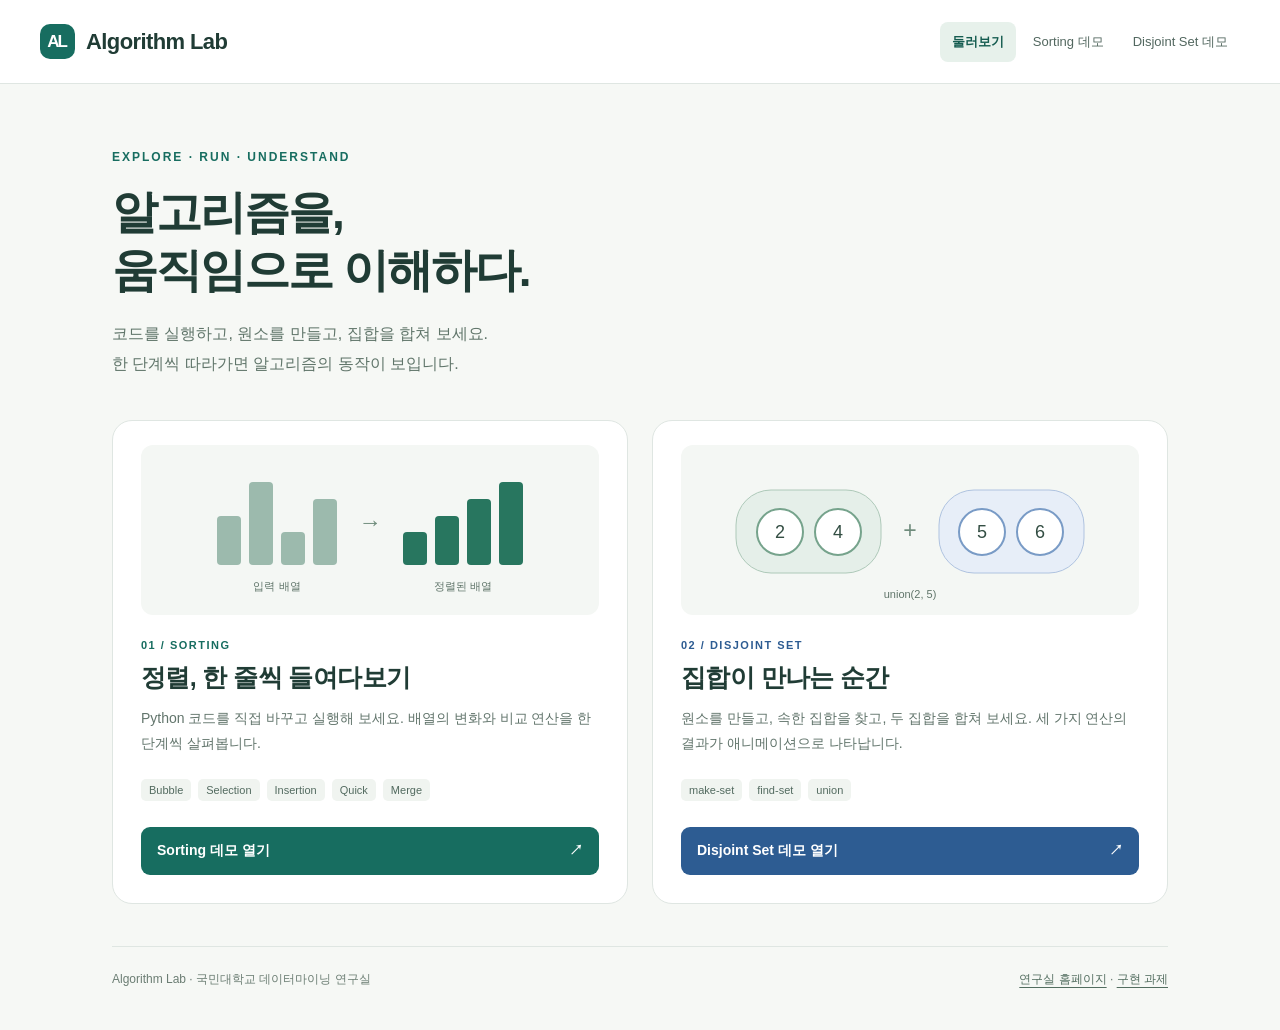
<file: lab.html>
<!doctype html>
<html lang="ko"><head><meta charset="utf-8"><meta name="viewport" content="width=device-width, initial-scale=1"><meta name="description" content="정렬과 서로소 집합을 직접 실행하며 배우는 인터랙티브 알고리즘 실험실. 국민대학교 데이터마이닝 연구실 Algorithm Lab."><title>Algorithm Lab · 직접 실행하며 배우는 알고리즘</title><link rel="stylesheet" href="lab-nav.css?v=20261026-2">
<style>
:root{color-scheme:light;font-family:Inter,Pretendard,-apple-system,BlinkMacSystemFont,"Segoe UI",sans-serif;color:#203c35;background:#f6f8f5}*{box-sizing:border-box}body{margin:0}main{max-width:1120px;padding:66px 32px 40px;margin:auto}.eyebrow{font-size:12px;letter-spacing:2px;color:#176d60;font-weight:700;margin:0 0 20px}h1{font-size:46px;letter-spacing:-2px;line-height:1.25;margin:0 0 20px}.intro{font-size:16px;color:#60756a;line-height:1.85;margin:0;word-break:keep-all}.demos{display:grid;grid-template-columns:1fr 1fr;gap:24px;margin:42px 0}.demo{display:flex;flex-direction:column;padding:28px;background:white;border:1px solid #dfe6e2;border-radius:20px}.preview{height:170px;display:flex;align-items:center;justify-content:center;margin:-4px 0 24px;background:#f4f7f4;border-radius:12px}.preview svg{width:100%;height:100%}.tag{color:#176d60;font-size:11px;font-weight:700;letter-spacing:1.5px}.demo h2{font-size:25px;letter-spacing:-.6px;margin:10px 0 12px}.demo p{font-size:14px;line-height:1.8;color:#62756c;margin:0 0 22px;word-break:keep-all}.topics{display:flex;flex-wrap:wrap;gap:7px;margin:auto 0 26px}.topics span{font-size:11px;background:#f0f4f0;color:#536b60;border-radius:5px;padding:5px 8px}.launch{display:flex;align-items:center;justify-content:space-between;min-height:48px;padding:12px 16px;border-radius:9px;background:#176d60;color:white;text-decoration:none;font-size:14px;font-weight:600}.launch:hover{background:#12564c}a:focus-visible{outline:3px solid #358b7d;outline-offset:4px}.demo:nth-child(2) .launch{background:#2d5c92}.demo:nth-child(2) .launch:hover{background:#234a77}.demo:nth-child(2) .tag{color:#2d5c92}.bottom{display:flex;justify-content:space-between;gap:16px;padding-top:22px;border-top:1px solid #dfe6e2;font-size:12px;color:#6b7d73;line-height:1.8}.bottom a{color:#526d5f;text-underline-offset:4px}
@media(max-width:680px){main{padding:38px 20px 28px}h1{font-size:33px;letter-spacing:-1.2px}.intro{font-size:14px}.demos{grid-template-columns:1fr;gap:18px;margin:30px 0}.demo{padding:24px}.preview{height:150px}.bottom{flex-direction:column;gap:8px}}
</style></head><body><header class="al-header topbar"><a class="al-brand" href="lab.html" aria-label="Algorithm Lab 홈"><span class="al-mark" aria-hidden="true">AL</span>Algorithm Lab</a><nav class="al-nav" aria-label="데모 메뉴"><a href="lab.html" aria-current="page">둘러보기</a><a href="index.html">Sorting 데모</a><a href="disjoint-set.html">Disjoint Set 데모</a></nav></header><main><p class="eyebrow">EXPLORE · RUN · UNDERSTAND</p><h1>알고리즘을,<br>움직임으로 이해하다.</h1><p class="intro">코드를 실행하고, 원소를 만들고, 집합을 합쳐 보세요.<br>한 단계씩 따라가면 알고리즘의 동작이 보입니다.</p>
<section class="demos" aria-label="알고리즘 데모 선택">
<article class="demo"><div class="preview"><svg viewBox="0 0 400 170" role="img" aria-label="크기가 다른 배열 막대와 정렬된 배열 막대"><g fill="#9cbaad"><rect x="47" y="71" width="24" height="49" rx="4"/><rect x="79" y="37" width="24" height="83" rx="4"/><rect x="111" y="87" width="24" height="33" rx="4"/><rect x="143" y="54" width="24" height="66" rx="4"/></g><text x="200" y="85" text-anchor="middle" fill="#6f8c7c" font-size="23">→</text><g fill="#28765f"><rect x="233" y="87" width="24" height="33" rx="4"/><rect x="265" y="71" width="24" height="49" rx="4"/><rect x="297" y="54" width="24" height="66" rx="4"/><rect x="329" y="37" width="24" height="83" rx="4"/></g><g font-size="11" fill="#60756a" text-anchor="middle"><text x="107" y="145">입력 배열</text><text x="293" y="145">정렬된 배열</text></g></svg></div><span class="tag">01 / SORTING</span><h2>정렬, 한 줄씩 들여다보기</h2><p>Python 코드를 직접 바꾸고 실행해 보세요. 배열의 변화와 비교 연산을 한 단계씩 살펴봅니다.</p><div class="topics"><span>Bubble</span><span>Selection</span><span>Insertion</span><span>Quick</span><span>Merge</span></div><a class="launch" href="index.html">Sorting 데모 열기 <span aria-hidden="true">↗</span></a></article>
<article class="demo"><div class="preview"><svg viewBox="0 0 400 170" role="img" aria-label="원소 2, 4의 집합과 원소 5, 6의 집합을 합치는 모습"><rect x="26" y="45" width="145" height="83" rx="35" fill="#e5efe9" stroke="#aec9b9"/><rect x="229" y="45" width="145" height="83" rx="35" fill="#e7eef8" stroke="#afc3e0"/><g fill="white" stroke="#76a38c" stroke-width="2"><circle cx="70" cy="87" r="23"/><circle cx="128" cy="87" r="23"/></g><g fill="white" stroke="#799bc6" stroke-width="2"><circle cx="272" cy="87" r="23"/><circle cx="330" cy="87" r="23"/></g><g font-size="18" fill="#334e43" text-anchor="middle" dominant-baseline="central"><text x="70" y="87">2</text><text x="128" y="87">4</text><text x="272" y="87">5</text><text x="330" y="87">6</text></g><text x="200" y="93" text-anchor="middle" fill="#6f8c7c" font-size="23">+</text><text x="200" y="153" text-anchor="middle" font-size="11" fill="#60756a">union(2, 5)</text></svg></div><span class="tag">02 / DISJOINT SET</span><h2>집합이 만나는 순간</h2><p>원소를 만들고, 속한 집합을 찾고, 두 집합을 합쳐 보세요. 세 가지 연산의 결과가 애니메이션으로 나타납니다.</p><div class="topics"><span>make-set</span><span>find-set</span><span>union</span></div><a class="launch" href="disjoint-set.html">Disjoint Set 데모 열기 <span aria-hidden="true">↗</span></a></article>
</section><footer class="bottom"><span>Algorithm Lab · 국민대학교 데이터마이닝 연구실</span><span><a href="https://dm.kookmin.ac.kr/">연구실 홈페이지</a> · <a href="https://dmlab.kookmin.ac.kr:8766/assignments.html">구현 과제</a></span></footer></main></body></html>
</file>
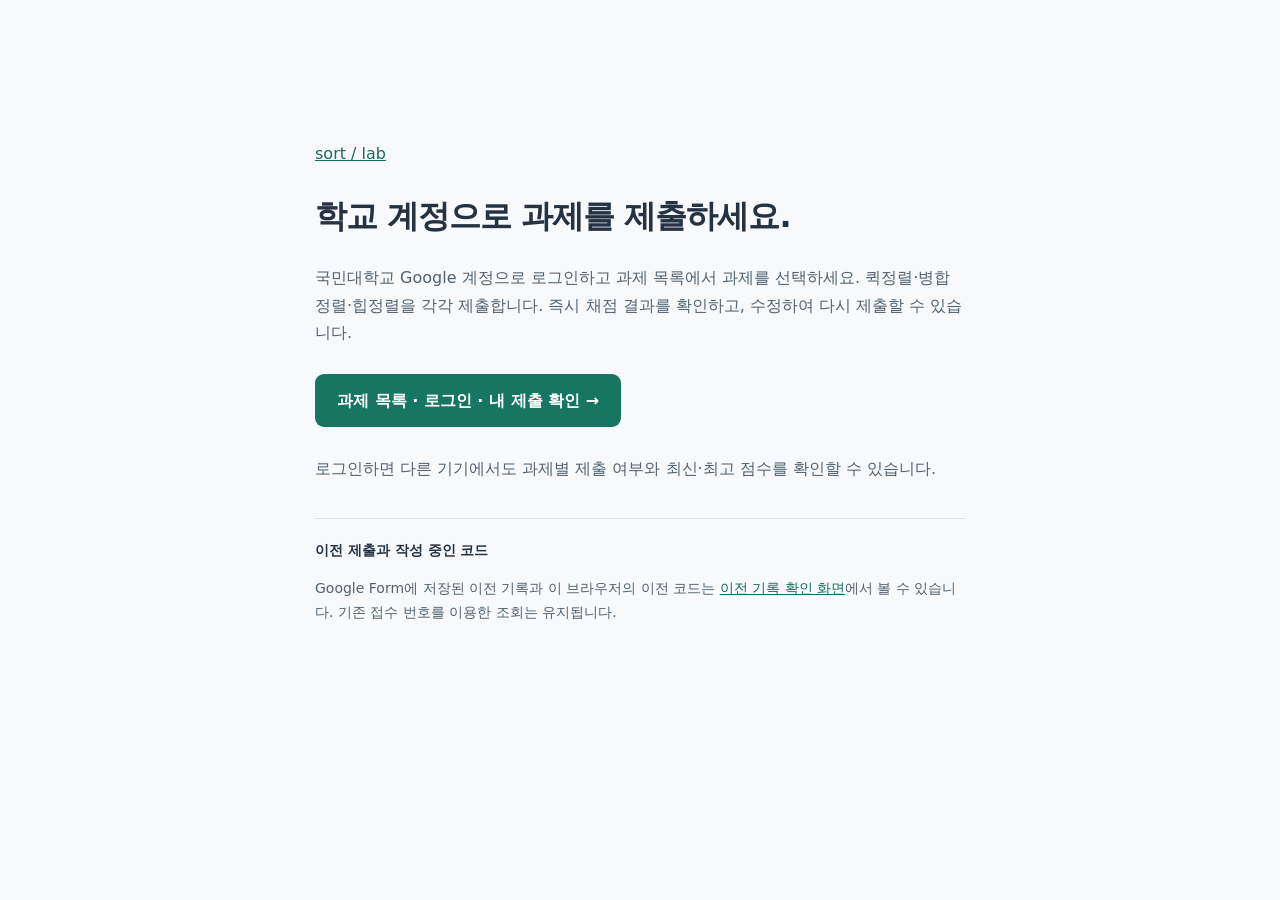
<file: portal.template.html>
<!doctype html><html lang="ko"><head><meta charset="utf-8"><meta name="viewport" content="width=device-width,initial-scale=1"><title>구현 과제 · Sort Lab</title><style>body{font:16px/1.7 system-ui;color:#243244;background:#f7f9fc;margin:0}main{max-width:650px;margin:12vh auto;padding:32px}h1{font-size:32px;letter-spacing:-1px}p{color:#526170}.button{display:inline-block;background:#167662;color:white;padding:13px 22px;border-radius:9px;text-decoration:none;font-weight:650;margin:12px 0}a{color:#176c5a}aside{margin-top:36px;border-top:1px solid #dce4eb;padding-top:20px;font-size:14px}</style></head><body><main><a href="index.html">sort / lab</a><h1>학교 계정으로 과제를 제출하세요.</h1><p>국민대학교 Google 계정으로 로그인하고 과제 목록에서 과제를 선택하세요. 퀵정렬·병합정렬·힙정렬을 각각 제출합니다. 즉시 채점 결과를 확인하고, 수정하여 다시 제출할 수 있습니다.</p><a class="button" href="__PORTAL_URL__">과제 목록 · 로그인 · 내 제출 확인 →</a><p>로그인하면 다른 기기에서도 과제별 제출 여부와 최신·최고 점수를 확인할 수 있습니다.</p><aside><strong>이전 제출과 작성 중인 코드</strong><p>Google Form에 저장된 이전 기록과 이 브라우저의 이전 코드는 <a href="assignments-legacy.html">이전 기록 확인 화면</a>에서 볼 수 있습니다. 기존 접수 번호를 이용한 조회는 유지됩니다.</p></aside></main></body></html>
</file>
<file: lab-nav.css>
/* Shared Algorithm Lab navigation; scoped to avoid demo styles. */
.al-header{box-sizing:border-box;display:flex;align-items:center;justify-content:space-between;flex-wrap:wrap;gap:16px 28px;min-height:84px;height:auto;padding:19px 40px;margin:0;background:#fff;border-bottom:1px solid #dfe6e2;font-family:Inter,Pretendard,-apple-system,BlinkMacSystemFont,"Segoe UI",sans-serif;line-height:1.5;color:#203c35}
.al-header .al-brand{display:flex;align-items:center;gap:11px;color:#203c35;text-decoration:none;white-space:nowrap;font-size:22px;font-weight:750;letter-spacing:-.6px}
.al-mark{display:grid;place-items:center;width:35px;height:35px;border-radius:10px;background:#176d60;color:white;font-size:17px;font-weight:700;letter-spacing:-2px;padding-right:2px}
.al-header .al-nav{display:flex;flex-wrap:wrap;align-items:center;justify-content:flex-end;order:2;margin-left:auto;gap:5px;font-size:13px}
.al-header .al-nav a{display:inline-flex;align-items:center;justify-content:center;min-height:40px;padding:8px 12px;border-radius:8px;color:#52675f;text-decoration:none;white-space:nowrap;font-weight:500}
.al-header .al-nav a:hover{background:#f0f5f1;color:#176d60}.al-header .al-nav a[aria-current=page]{background:#e7f1eb;color:#155c50;font-weight:700}
.al-header a:focus-visible{outline:3px solid #358b7d;outline-offset:3px}.al-header .runtime{order:1;margin-left:auto;font-size:12px}
@media(max-width:1100px){.al-header .runtime{display:none}}
@media(max-width:650px){.al-header{padding:16px 18px;gap:12px}.al-header .al-brand{font-size:20px}.al-header .al-nav{width:100%;gap:3px}.al-header .al-nav a{font-size:12px;padding:8px 10px}}
</file>
